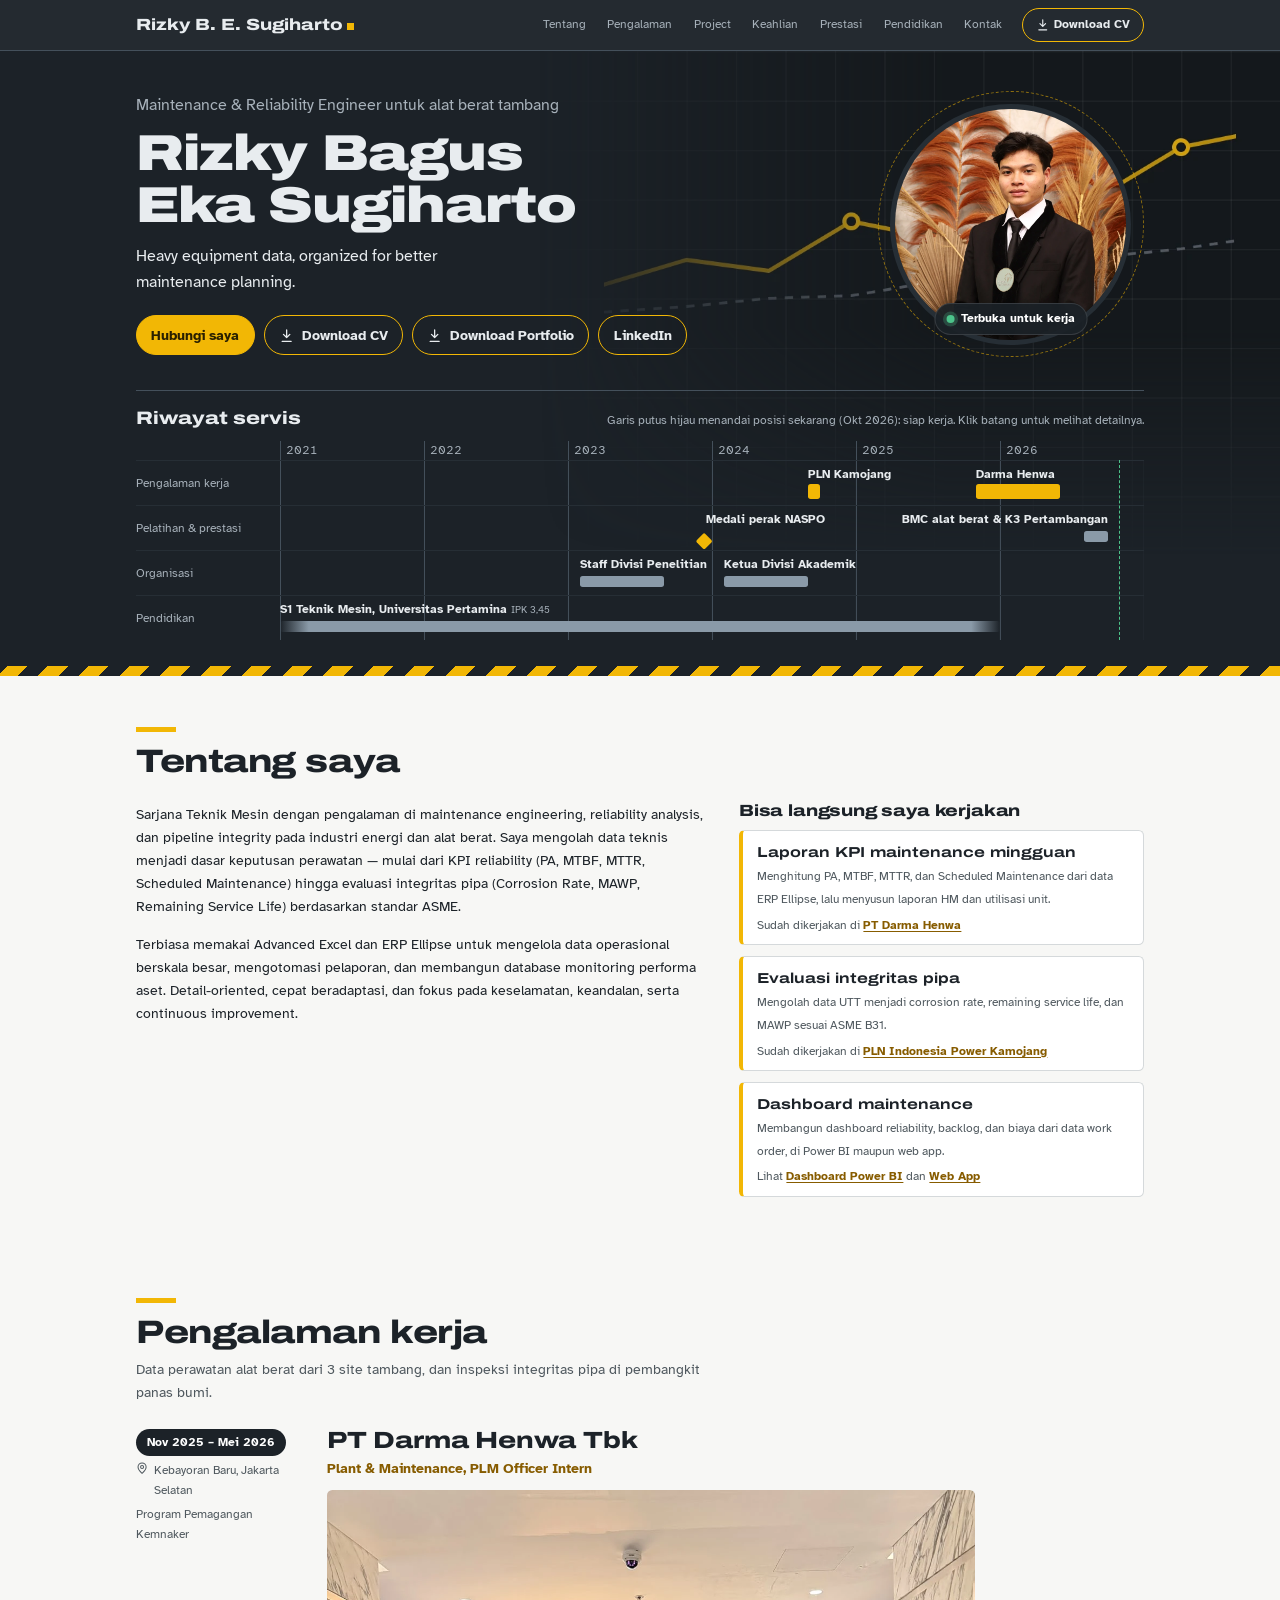
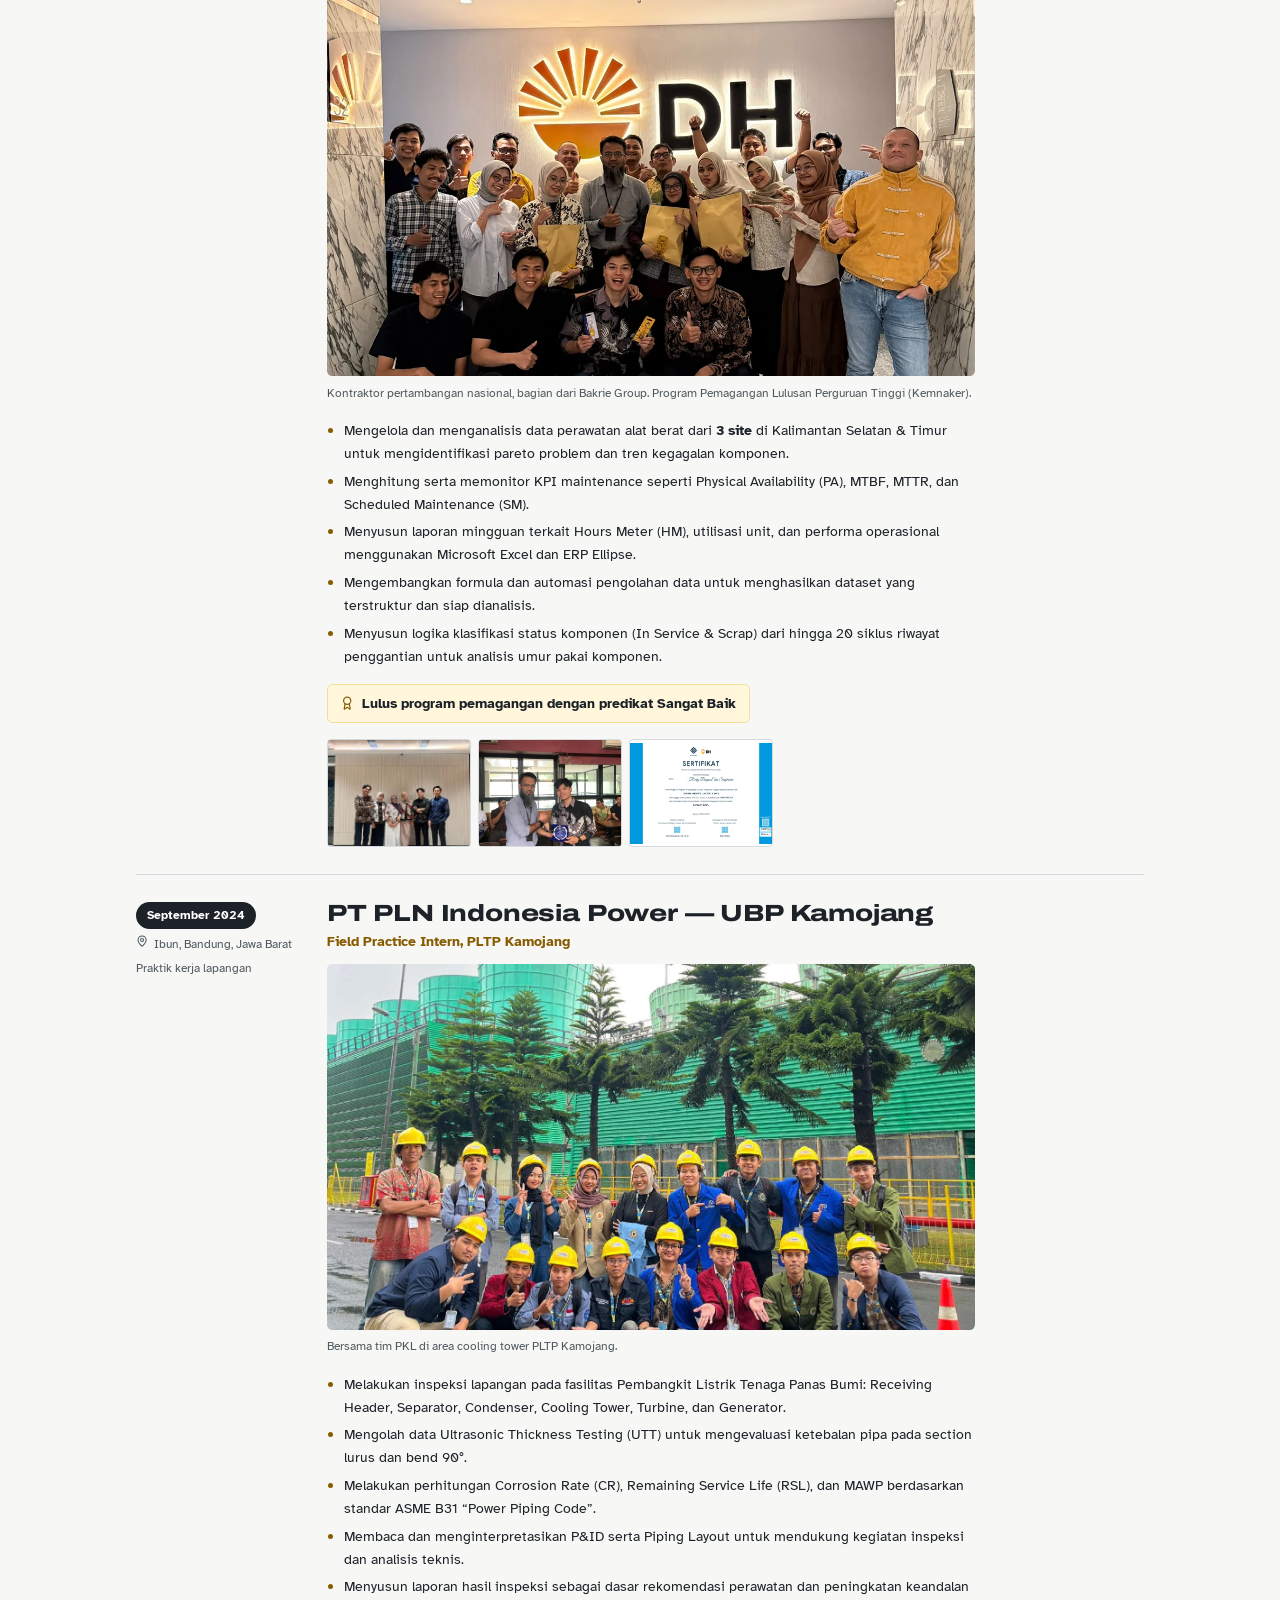
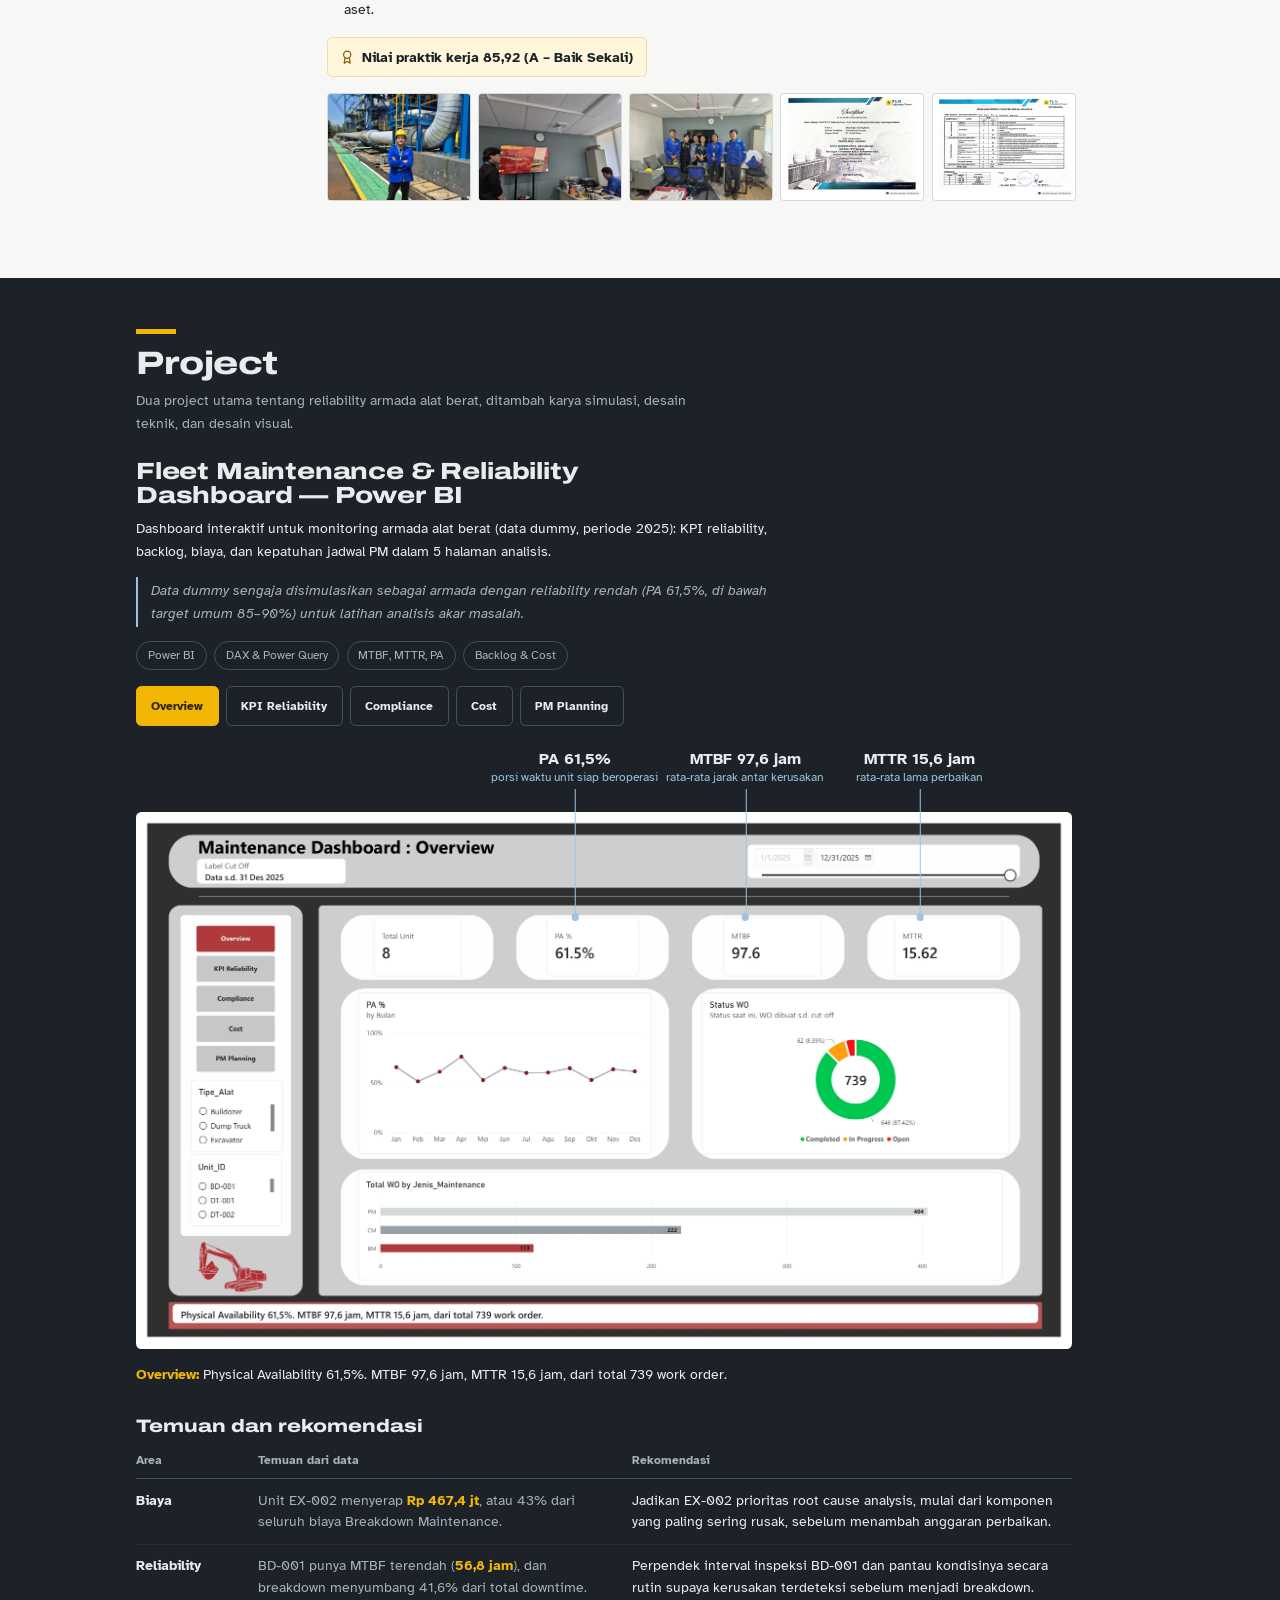
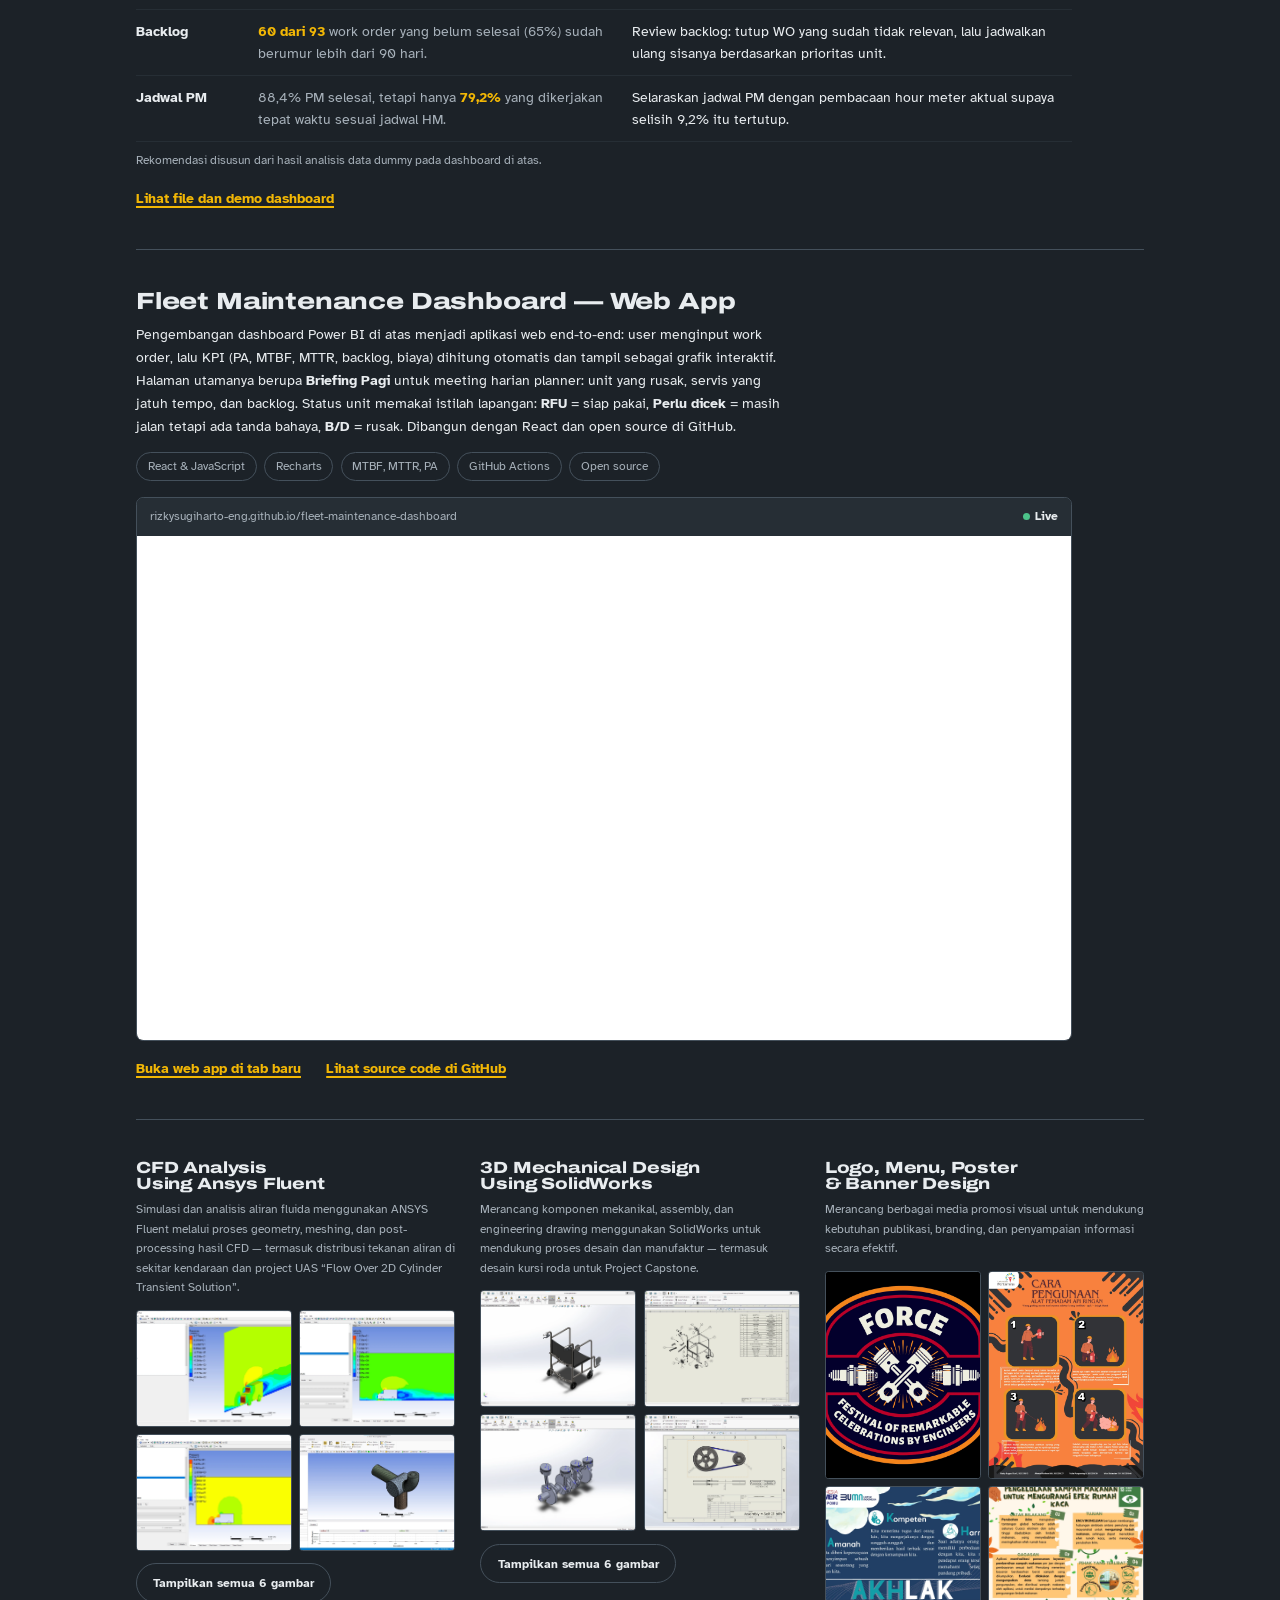
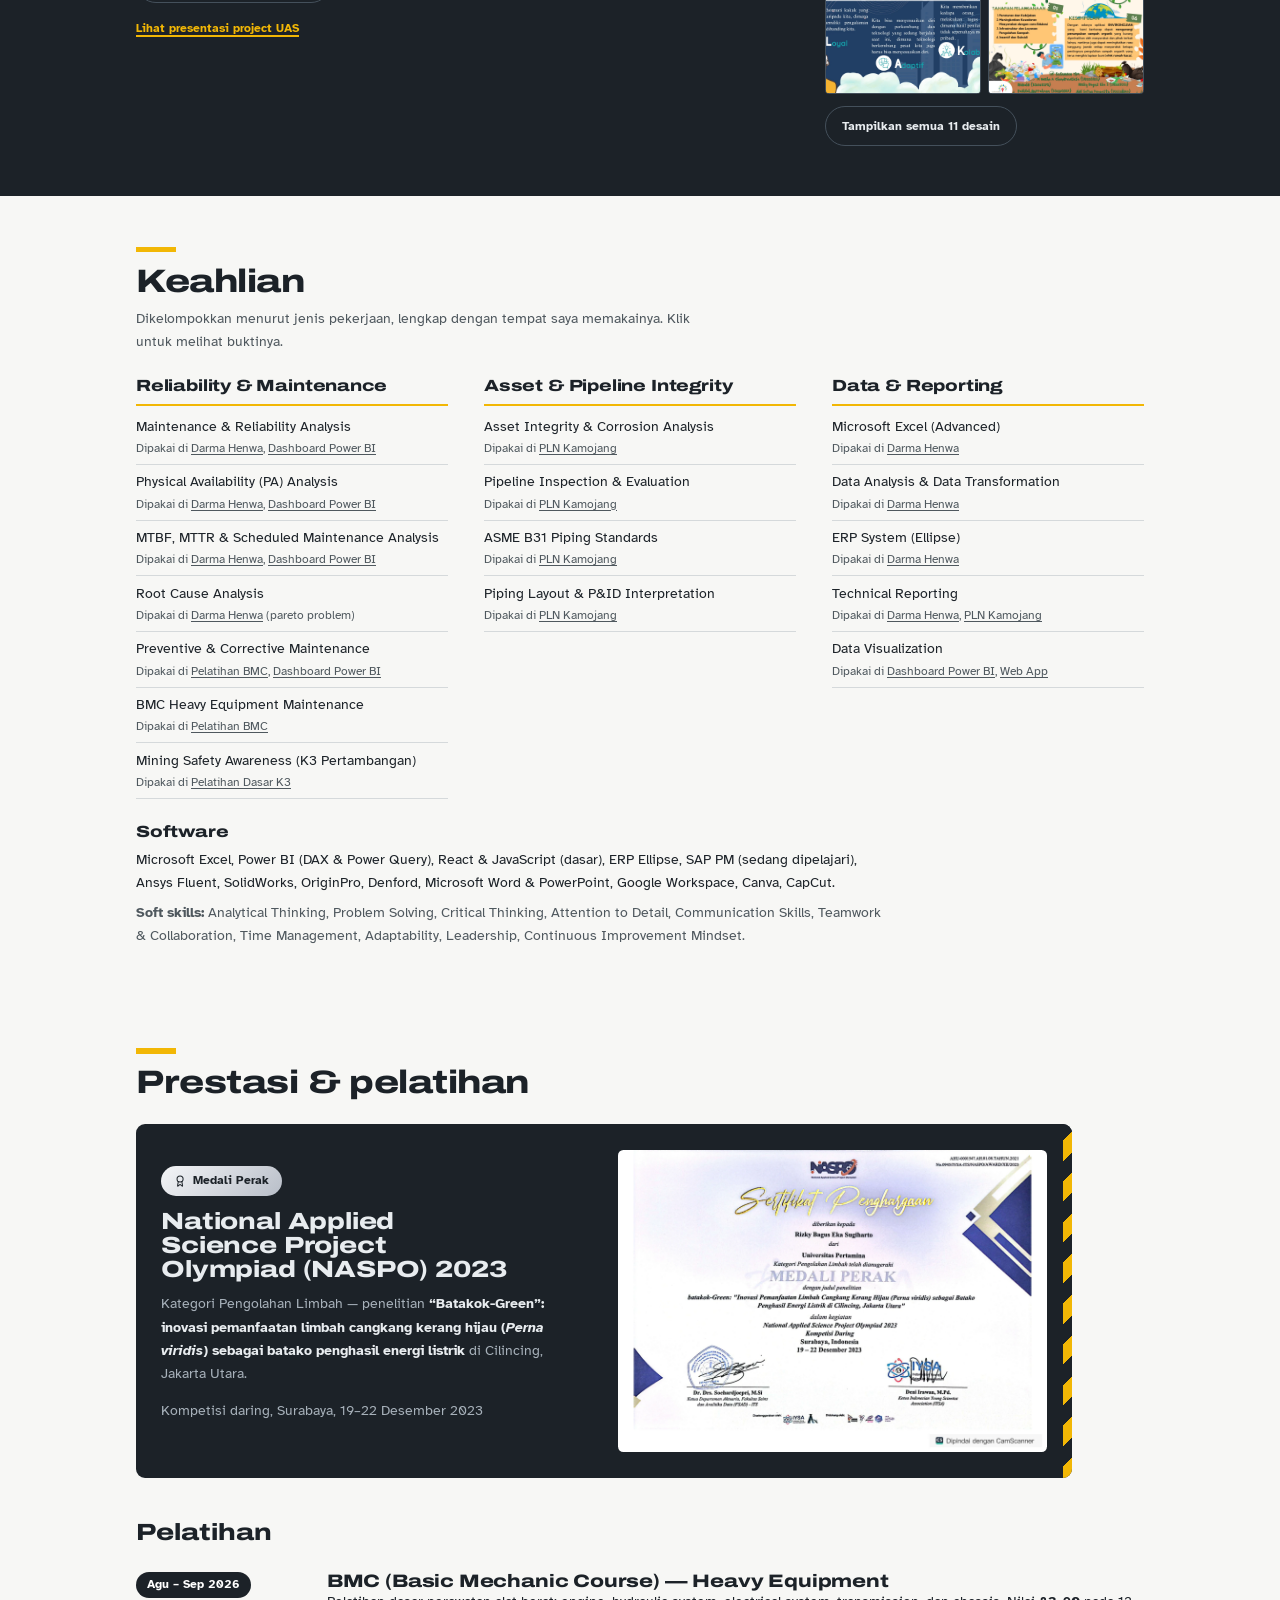
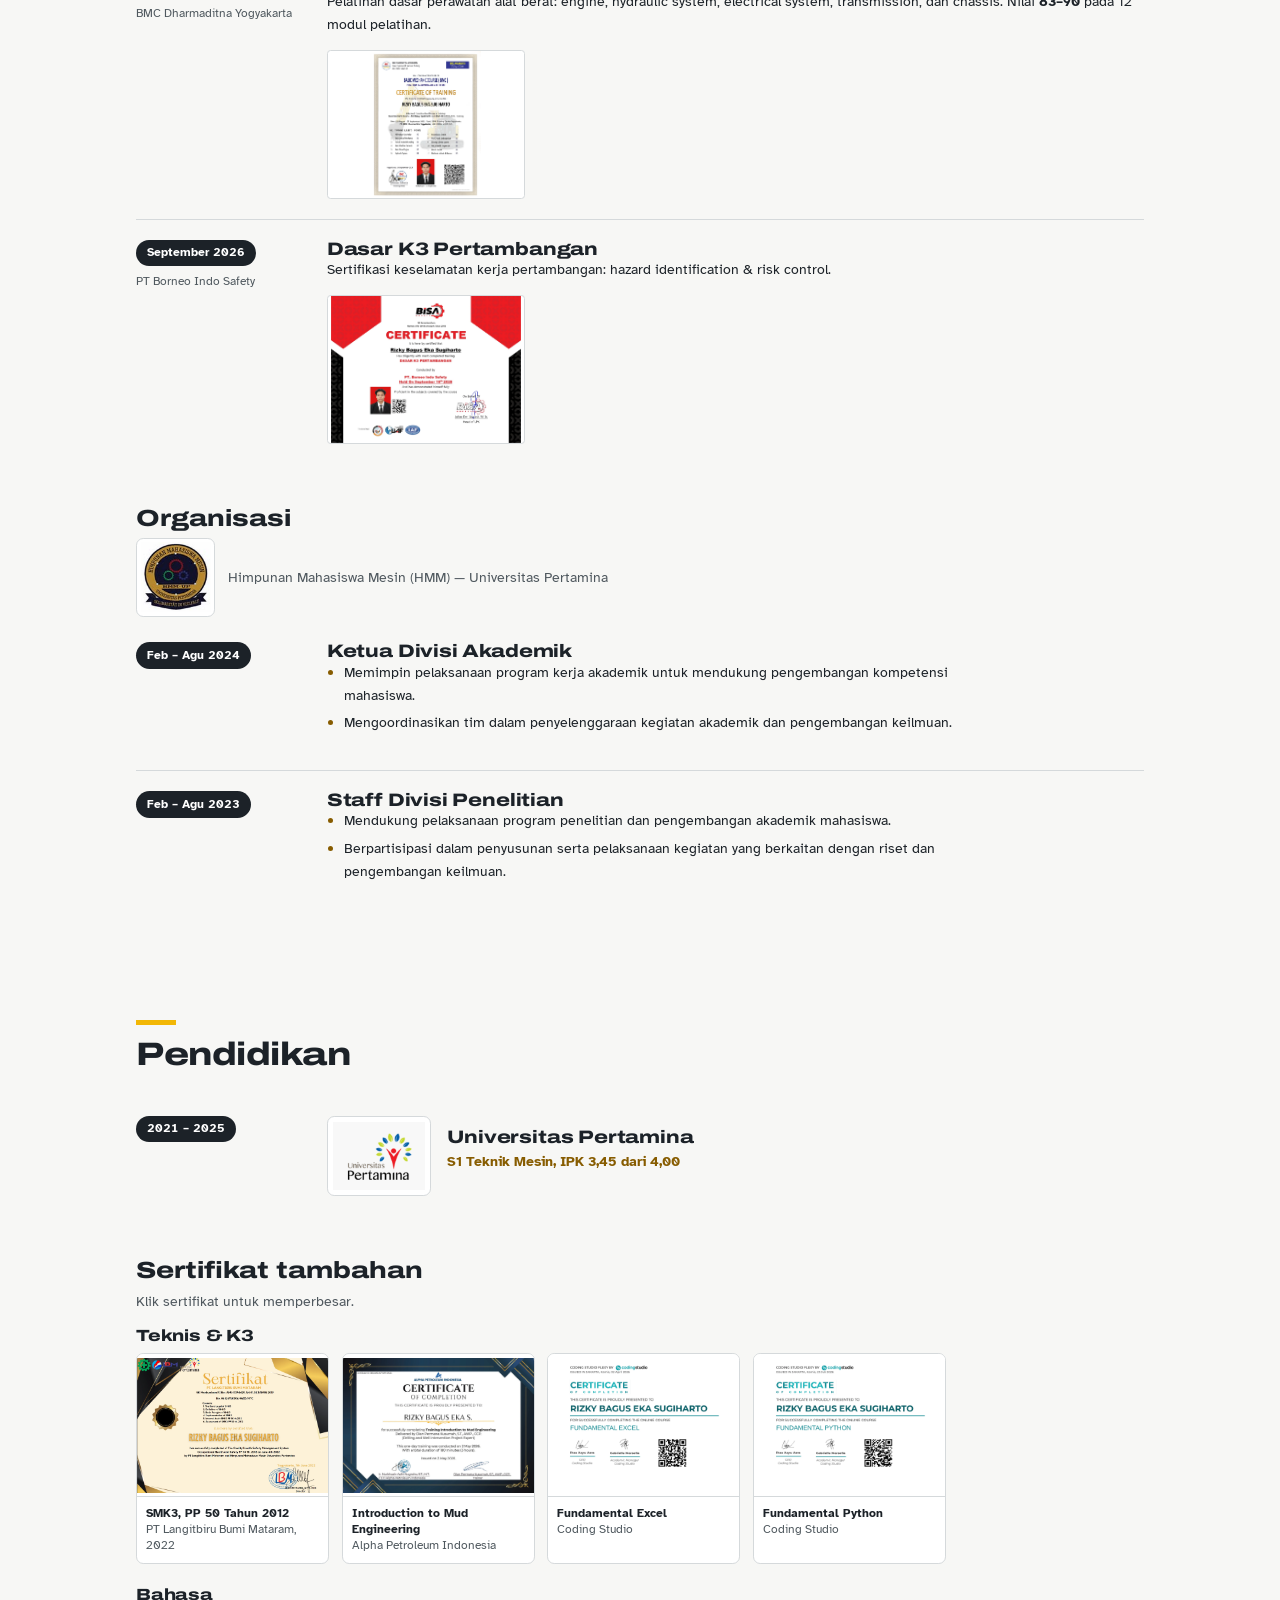
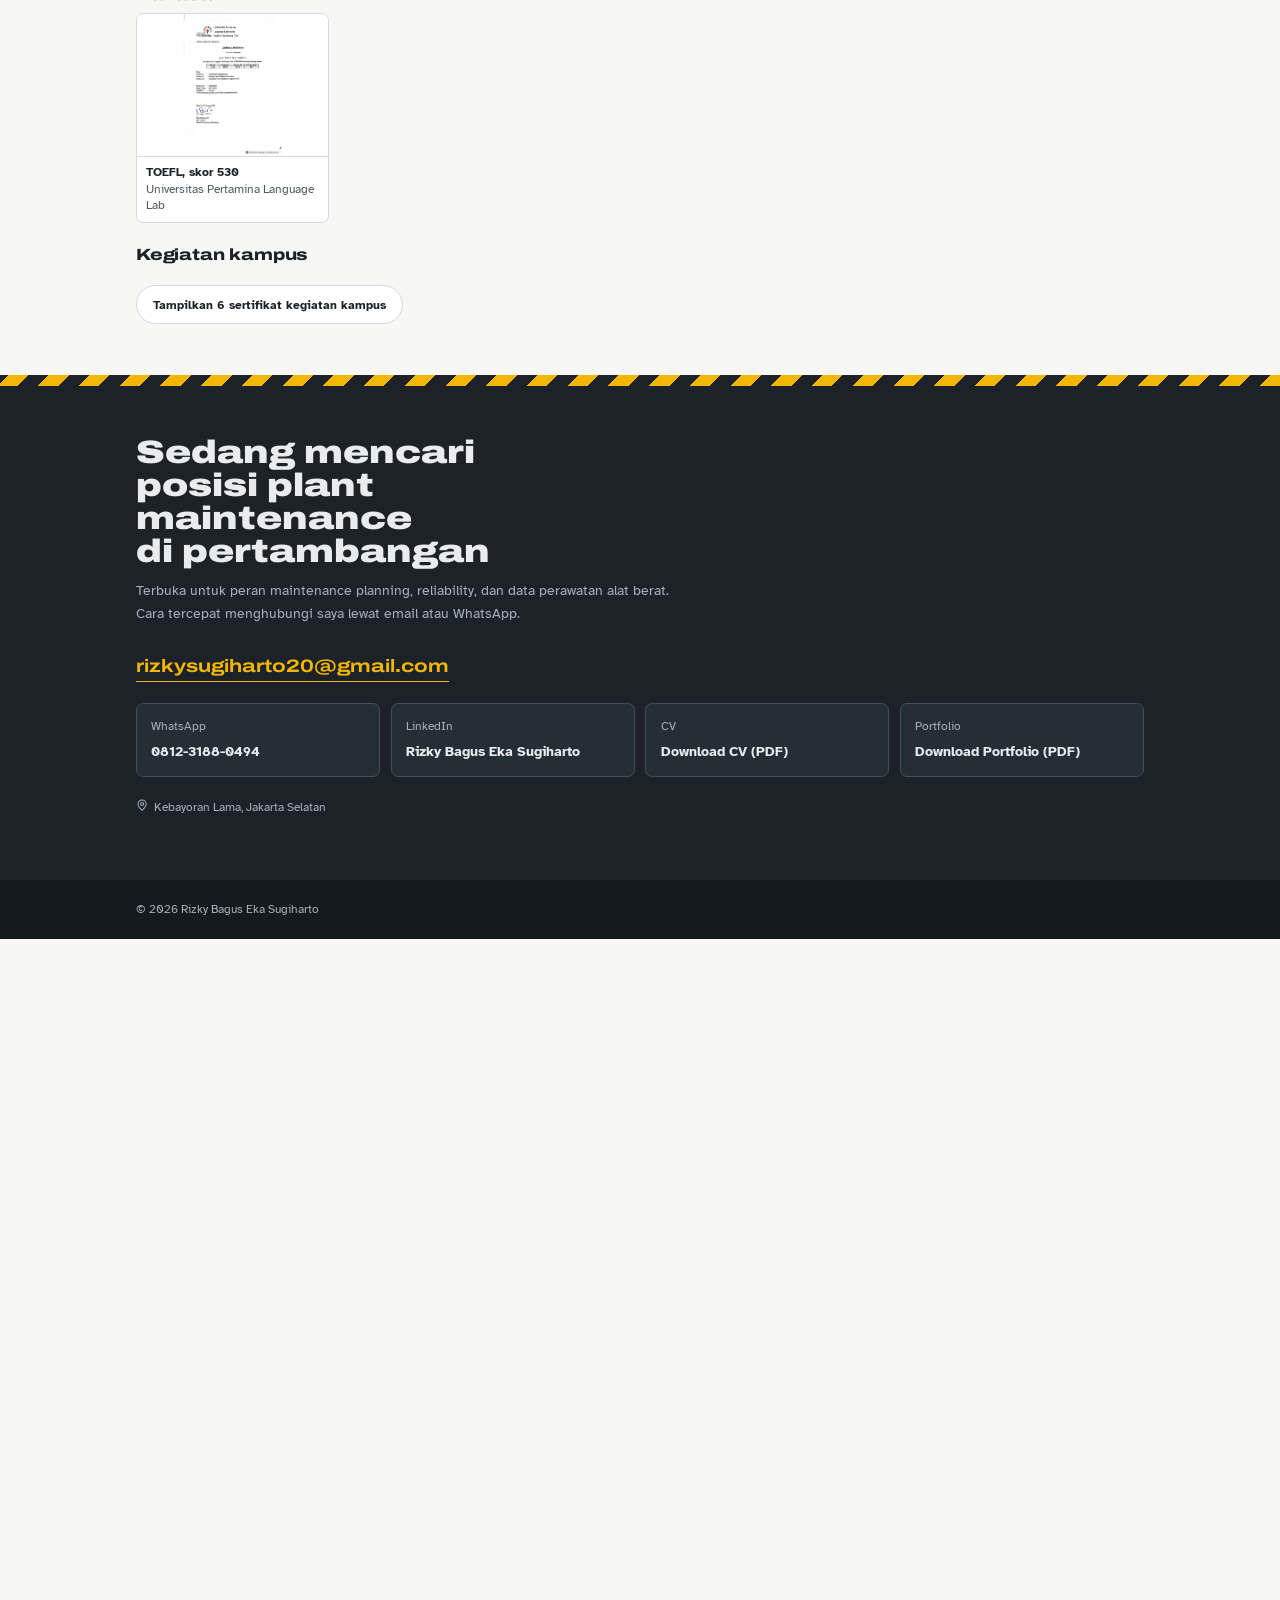
<file: index.html>
<!doctype html>
<html lang="id">
<head>
  <meta charset="utf-8">
  <meta name="viewport" content="width=device-width, initial-scale=1">
  <meta name="theme-color" content="#1C2228">
  <script>document.documentElement.classList.add('js')</script>
  <title>Rizky Bagus Eka Sugiharto | Portfolio</title>
  <meta name="description" content="Portfolio Rizky Bagus Eka Sugiharto — Maintenance Engineer dan Reliability Analyst untuk alat berat tambang. S1 Teknik Mesin Universitas Pertamina.">
  <link rel="icon" type="image/svg+xml" href="assets/img/favicon.svg">
  <link rel="apple-touch-icon" href="assets/img/apple-touch-icon.png">

  <link rel="canonical" href="https://rizkysugiharto-eng.github.io/">

  <!-- Preview saat link dibagikan di LinkedIn / WhatsApp -->
  <meta property="og:type" content="website">
  <meta property="og:title" content="Rizky Bagus Eka Sugiharto | Portfolio">
  <meta property="og:description" content="Maintenance & Reliability Engineer untuk alat berat tambang: data perawatan 3 site, KPI PA/MTBF/MTTR, dashboard Power BI & web app.">
  <meta property="og:image" content="https://rizkysugiharto-eng.github.io/assets/img/og-cover-2026.jpg">
  <meta property="og:image:width" content="1200">
  <meta property="og:image:height" content="627">
  <meta property="og:url" content="https://rizkysugiharto-eng.github.io/">
  <meta name="twitter:card" content="summary_large_image">

  <!-- Data terstruktur untuk Google (schema.org Person) -->
  <script type="application/ld+json">
  {
    "@context": "https://schema.org",
    "@type": "Person",
    "name": "Rizky Bagus Eka Sugiharto",
    "jobTitle": "Maintenance & Reliability Engineer",
    "url": "https://rizkysugiharto-eng.github.io/",
    "image": "https://rizkysugiharto-eng.github.io/assets/img/profile.webp",
    "email": "mailto:rizkysugiharto20@gmail.com",
    "alumniOf": { "@type": "CollegeOrUniversity", "name": "Universitas Pertamina" },
    "knowsAbout": ["Maintenance Engineering", "Reliability Analysis", "Heavy Equipment", "Physical Availability", "MTBF", "MTTR", "Power BI", "ERP Ellipse", "ASME B31"],
    "sameAs": [
      "https://www.linkedin.com/in/rizkybagusekasugiharto",
      "https://github.com/rizkysugiharto-eng"
    ]
  }
  </script>

  <link rel="preconnect" href="https://fonts.googleapis.com">
  <link rel="preconnect" href="https://fonts.gstatic.com" crossorigin>
  <link href="https://fonts.googleapis.com/css2?family=Archivo:wdth,wght@62..125,500..900&family=Atkinson+Hyperlegible:ital,wght@0,400;0,700;1,400&display=swap" rel="stylesheet">

  <style>
    /* =========================================================
       Konsep: "Riwayat Servis Unit"
       Hero gelap ala control room tambang + grafik riwayat karier
       (component life chart). Huruf judul lebar & tebal ala decal
       di bodi alat berat. Kuning = pekerjaan & aksi.
       ========================================================= */
    :root {
      --steel-900: #1C2228;   /* latar gelap: warna baja, bukan hitam */
      --steel-800: #262E35;   /* permukaan di atas latar gelap */
      --steel-600: #44505B;   /* garis di latar gelap */
      --on-dark: #E8ECEF;
      --on-dark-2: #A7B1BA;
      --light: #F7F7F5;       /* latar terang untuk bagian bacaan */
      --ink: #1C2228;
      --ink-2: #4F585E;
      --rule: #D5D9DB;
      --yellow: #F2B705;      /* kuning alat berat: pekerjaan & aksi */
      --yellow-text: #875C00; /* kuning versi teks di latar terang */
      --yellow-ink: #2A2000;
      --bar-muted: #8A9AA8;   /* batang pendidikan/organisasi/pelatihan */
      --annot: #9CC3E0;       /* garis ukur di latar gelap */
      --ok: #4CC38A;          /* status "siap" */
      --stripe: repeating-linear-gradient(-45deg, var(--yellow) 0 16px, var(--steel-900) 16px 32px);

      --display: "Archivo", "Arial Black", sans-serif;
      --text: "Atkinson Hyperlegible", system-ui, sans-serif;

      --t-sm: 13.5px;
      --t-base: 16px;
      --t-md: 18px;
      --t-lg: 20px;
      --t-xl: clamp(22px, 2.3vw, 26px);
      --t-2xl: clamp(28px, 3.2vw, 36px);
      --t-name: clamp(34px, 4.4vw, 56px);

      --max: 1200px;
      --gutter: clamp(16px, 4vw, 40px);
    }
    * { box-sizing: border-box; }
    html { scroll-behavior: smooth; scroll-padding-top: 64px; }
    body { margin: 0; background: var(--light); color: var(--ink); font: var(--t-base)/1.6 var(--text); -webkit-tap-highlight-color: rgba(242,183,5,.25); }
    img { max-width: 100%; height: auto; display: block; }
    a { color: inherit; }
    :focus-visible { outline: 2px solid var(--yellow); outline-offset: 3px; }
    .light :focus-visible { outline-color: var(--ink); }
    h1, h2, h3 { font-family: var(--display); font-stretch: 125%; font-variation-settings: "wdth" 125; line-height: 1.02; margin: 0; text-wrap: balance; }
    h3 { font-weight: 700; font-size: var(--t-lg); letter-spacing: -.2px; }
    p { margin: 0 0 1em; }
    .wrap { max-width: var(--max); margin: 0 auto; padding: 0 var(--gutter); }
    .sr-only { position: absolute; width: 1px; height: 1px; overflow: hidden; clip-path: inset(50%); white-space: nowrap; }
    .sprite { position: absolute; width: 0; height: 0; }
    .ico { width: 1em; height: 1em; flex: none; fill: none; stroke: currentColor; stroke-width: 2; stroke-linecap: round; stroke-linejoin: round; }
    .skip-link { position: absolute; left: 12px; top: -60px; z-index: 100; background: var(--yellow); color: var(--yellow-ink); font-weight: 700; padding: 10px 16px; border-radius: 6px; text-decoration: none; }
    .skip-link:focus { top: 12px; }

    /* ---------- Navigasi ---------- */
    .nav { position: sticky; top: 0; z-index: 50; background: rgba(28,34,40,.96); backdrop-filter: blur(8px); color: var(--on-dark); border-bottom: 1px solid var(--steel-600); }
    .nav .wrap { display: flex; align-items: center; justify-content: space-between; height: 56px; }
    .brand { font-family: var(--display); font-stretch: 125%; font-variation-settings: "wdth" 125; font-weight: 800; font-size: var(--t-md); text-decoration: none; }
    .brand::after { content: ""; display: inline-block; width: 8px; height: 8px; margin-left: 4px; background: var(--yellow); }
    .nav ul { display: flex; gap: 24px; list-style: none; margin: 0; padding: 0; font-size: var(--t-sm); }
    .nav ul a { text-decoration: none; color: var(--on-dark-2); padding: 6px 0; border-bottom: 2px solid transparent; }
    .nav ul a:hover, .nav ul a.active { color: var(--on-dark); border-color: var(--yellow); }
    .nav-right { display: flex; align-items: center; gap: 22px; }
    .nav-cv { display: inline-flex; align-items: center; gap: 6px; min-height: 38px; padding: 6px 14px; border-radius: 999px; border: 1.5px solid var(--yellow); color: var(--on-dark); font-size: var(--t-sm); font-weight: 700; text-decoration: none; white-space: nowrap; }
    .nav-cv:hover { background: var(--yellow); color: var(--yellow-ink); }
    .nav-cv .ico { width: 15px; height: 15px; }
    .brand-short { display: none; }
    /* Garis progres baca: seberapa jauh halaman sudah di-scroll */
    .nav-progress { position: absolute; left: 0; right: 0; bottom: -1px; height: 2px; pointer-events: none; }
    .nav-progress span { display: block; height: 100%; background: var(--yellow); transform-origin: left; transform: scaleX(0); }
    .menu-btn { display: none; min-width: 44px; min-height: 44px; background: none; border: 1px solid var(--steel-600); border-radius: 6px; color: var(--on-dark); font: 700 var(--t-sm) var(--text); cursor: pointer; }

    /* ---------- Hero ---------- */
    .hero { position: relative; background: var(--h-bg); color: var(--h-fg); padding: 44px 0 12px; overflow: hidden; }
    /* Garis hazard di batas bawah hero (seperti portfolio lama & banner LinkedIn) */
    .hero::after { content: ""; position: absolute; left: 0; right: 0; bottom: 0; height: 12px; background: var(--stripe); }
    /* Grafik tren dari banner LinkedIn sebagai latar di belakang foto, tepinya memudar */
    .hero-bg { position: absolute; top: 0; right: 0; width: 58%; height: 560px; background: url("assets/img/hero-chart.webp") right top / cover no-repeat; opacity: .85; pointer-events: none;
      -webkit-mask-image: linear-gradient(to left, #000 45%, transparent), linear-gradient(to bottom, #000 55%, transparent);
      -webkit-mask-composite: source-in; mask-image: linear-gradient(to left, #000 45%, transparent), linear-gradient(to bottom, #000 55%, transparent); mask-composite: intersect; }
    .hero .wrap { position: relative; }
    .hero-top { display: grid; grid-template-columns: minmax(0, 1.9fr) minmax(0, 1fr); gap: 40px; align-items: center; }
    .kicker { color: var(--h-fg-2); font-size: var(--t-md); margin-bottom: 10px; }
    .hero h1 { font-size: var(--t-name); font-weight: 900; letter-spacing: -1px; margin-bottom: 14px; }
    .tagline { font-size: var(--t-md); max-width: 38ch; margin-bottom: 22px; }
    .btns { display: flex; flex-wrap: wrap; gap: 10px; }
    .btn { display: inline-flex; align-items: center; gap: 8px; min-height: 44px; padding: 9px 16px; border-radius: 999px; font: 700 15px var(--text); text-decoration: none; white-space: nowrap; border: 1.5px solid var(--h-btn-line); color: var(--h-btn-fg); transition: transform .15s; }
    .btn.primary { background: var(--h-pri-bg); border-color: var(--h-pri-bg); color: var(--h-pri-fg); }
    .btn:hover { transform: translateY(-1px); background: var(--h-btn-hover); }
    .btn.primary:hover { background: var(--h-pri-hover); border-color: var(--h-pri-hover); }
    .btn .ico { width: 17px; height: 17px; }
    .portrait { position: relative; margin: 14px 14px 14px 0; justify-self: end; width: min(100%, 268px); }
    /* Bingkai foto bulat + cincin putus-putus kuning seperti portfolio lama */
    .portrait::before { content: ""; position: absolute; inset: -14px; border-radius: 50%; border: 2px dashed rgba(242,183,5,.55); pointer-events: none; }
    .portrait img { width: 100%; aspect-ratio: 1; object-fit: cover; object-position: 50% 22%; border-radius: 50%; border: 6px solid var(--steel-800); }
    .portrait figcaption { position: absolute; left: 50%; bottom: 4%; transform: translateX(-50%); white-space: nowrap; border: 1px solid rgba(255,255,255,.12); display: inline-flex; align-items: center; gap: 8px; padding: 6px 12px; border-radius: 999px; background: rgba(28,34,40,.92); color: #fff; font-size: var(--t-sm); font-weight: 700; }
    .portrait figcaption::before { content: ""; width: 9px; height: 9px; border-radius: 50%; background: var(--ok); box-shadow: 0 0 0 4px rgba(76,195,138,.25); }

    /* Warna hero (Baja) */
    .hero {
      --h-bg: var(--steel-900); --h-fg: var(--on-dark); --h-fg-2: var(--on-dark-2);
      --h-line: var(--steel-600); --h-line-soft: var(--steel-800);
      --h-work: var(--yellow); --h-work-outline: none; --h-bar: var(--bar-muted); --h-hover: var(--yellow); --h-now: var(--ok);
      --h-btn-line: var(--yellow); --h-btn-fg: var(--on-dark); --h-btn-hover: rgba(242,183,5,.12);
      --h-pri-bg: var(--yellow); --h-pri-fg: var(--yellow-ink); --h-pri-hover: #FFC81A;
    }
    /* Grafik riwayat karier: component life chart 2021–2026 (72 bulan) */
    .life { margin-top: 36px; padding: 20px 0 28px; border-top: 1px solid var(--h-line); }
    .life-head { display: flex; flex-wrap: wrap; justify-content: space-between; gap: 8px 24px; align-items: baseline; margin-bottom: 12px; }
    .life-head h2 { font-size: var(--t-lg); font-weight: 800; }
    .life-head p { margin: 0; color: var(--h-fg-2); font-size: var(--t-sm); }
    .life-axis, .lane { display: grid; grid-template-columns: 10rem minmax(0, 1fr); }
    .years { display: grid; grid-template-columns: repeat(6, 1fr); color: var(--h-fg-2); font-size: var(--t-sm); font-variant-numeric: tabular-nums; }
    .years span { padding-left: 6px; border-left: 1px solid var(--h-line); }
    .lane { min-height: 50px; border-top: 1px solid var(--h-line-soft); }
    .lane-name { align-self: center; color: var(--h-fg-2); font-size: var(--t-sm); padding-right: 12px; }
    .track { position: relative; list-style: none; margin: 0; padding: 0; background-image: linear-gradient(to right, var(--h-line) 1px, transparent 1px); background-size: calc(100% / 6) 100%; }
    .track li { position: absolute; top: 0; bottom: 0; left: calc(var(--s) / 72 * 100%); width: calc((var(--e) - var(--s)) / 72 * 100%); }
    .track a { position: absolute; inset: 0; text-decoration: none; color: var(--h-fg); }
    .track .bar { position: absolute; left: 0; right: 0; bottom: 9px; height: 13px; min-width: 8px; border-radius: 3px; background: var(--h-bar); transform-origin: left center; }
    .lane-work .bar { background: var(--h-work); outline: var(--h-work-outline); outline-offset: -1.5px; height: 17px; bottom: 7px; }
    .lane-edu .bar { background: linear-gradient(90deg, transparent, var(--h-bar) 4%, var(--h-bar) 96%, transparent); }
    .track .lbl { position: absolute; left: 0; top: 4px; white-space: nowrap; font-size: var(--t-sm); font-weight: 700; }
    .track .end .lbl { left: auto; right: 0; }
    .track .lbl small { font-weight: 400; color: var(--h-fg-2); }
    .lane-work .lbl small { display: none; }
    .track a:hover .lbl, .track a:focus-visible .lbl { color: var(--h-hover); text-decoration: underline; }
    .track .milestone .bar { width: 13px; min-width: 0; height: 13px; bottom: 9px; left: -6.5px; right: auto; border-radius: 2px; background: var(--h-work); outline: var(--h-work-outline); outline-offset: -1.5px; transform: rotate(45deg); }
    .lanes { position: relative; }
    .lanes-inner { position: absolute; top: 0; bottom: 0; left: 10rem; right: 0; pointer-events: none; }
    .now { position: absolute; top: 0; bottom: 0; left: calc(69.9 / 72 * 100%); border-left: 2px dashed var(--h-now); }
    /* Satu momen animasi: batang tumbuh dari kiri sesuai urutan waktu */
    .js .track .bar { animation: grow .7s cubic-bezier(.2,.7,.2,1) both; animation-delay: calc(var(--s) * 14ms + .2s); }
    .js .track .milestone .bar { animation: fade .5s both; animation-delay: calc(var(--s) * 14ms + .2s); }
    @keyframes grow { from { transform: scaleX(0); } to { transform: scaleX(1); } }
    @keyframes fade { from { opacity: 0; } to { opacity: 1; } }

    /* ---------- Section umum ---------- */
    section { padding: 56px 0; }
    .dark { background: var(--steel-900); color: var(--on-dark); }
    .sec-head { margin-bottom: 28px; max-width: 760px; }
    .sec-head h2 { font-size: var(--t-2xl); font-weight: 800; letter-spacing: -.5px; }
    .sec-head h2::before { content: ""; display: block; width: 44px; height: 6px; background: var(--yellow); margin-bottom: 14px; }
    .sec-head p { margin: 10px 0 0; color: var(--ink-2); font-size: var(--t-base); max-width: 64ch; }
    .dark .sec-head p { color: var(--on-dark-2); }
    .muted { color: var(--ink-2); }
    .dark .muted { color: var(--on-dark-2); }
    .link { color: var(--yellow-text); font-weight: 700; text-underline-offset: 3px; text-decoration-thickness: 2px; }
    .link:hover { color: var(--ink); }
    .dark .link { color: var(--yellow); }
    .dark .link:hover { color: var(--on-dark); }
    .links { display: flex; flex-wrap: wrap; gap: 8px 28px; margin: 18px 0 0; }

    /* Tentang */
    .about { display: grid; grid-template-columns: minmax(0, 7fr) minmax(0, 5fr); gap: 40px; align-items: start; }
    .about .prose { max-width: 68ch; }
    .focus { list-style: none; margin: 0; padding: 0; display: grid; gap: 12px; }
    .focus li { background: #fff; border: 1px solid var(--rule); border-left: 5px solid var(--yellow); border-radius: 6px; padding: 11px 16px; }
    .focus b { display: block; font-family: var(--display); font-stretch: 125%; font-variation-settings: "wdth" 125; font-weight: 700; }
    .focus span { color: var(--ink-2); font-size: var(--t-sm); }
    .focus span.proof { display: block; margin-top: 6px; font-size: 13px; }
    .focus .proof a { color: var(--yellow-text); font-weight: 700; text-underline-offset: 2px; }
    .ready-title { font-size: var(--t-md); font-weight: 800; margin-bottom: 12px; }

    /* Pengalaman: catatan kerja dengan foto lapangan besar */
    .log { display: grid; grid-template-columns: 11rem minmax(0, 1fr); gap: 10px 36px; padding: 30px 0; border-top: 1px solid var(--rule); }
    .log:first-of-type { border-top: 0; padding-top: 0; }
    .log-meta { display: grid; gap: 6px; align-content: start; font-size: var(--t-sm); color: var(--ink-2); }
    .when { display: inline-block; justify-self: start; background: var(--ink); color: #fff; font-weight: 700; font-size: var(--t-sm); padding: 4px 12px; border-radius: 999px; font-variant-numeric: tabular-nums; }
    .where { display: inline-flex; gap: 6px; align-items: baseline; }
    .log-body h3 { font-size: var(--t-xl); font-weight: 800; }
    .log-body .role { color: var(--yellow-text); font-weight: 700; margin: 4px 0 12px; }
    .log-body ul { padding-left: 1.2em; margin: 0 0 18px; max-width: 72ch; }
    .log-body li { margin-bottom: 5px; }
    .log-body li::marker { color: var(--yellow-text); }
    .lead-photo { margin: 0 0 18px; max-width: 720px; }
    /* Lebar maksimal 720px: foto tidak pernah ditampilkan lebih besar dari resolusi aslinya (≥1200px),
       bahkan di layar dengan scaling 150%, jadi tidak blur */
    .lead-photo img { width: 100%; aspect-ratio: var(--ratio, 16 / 9); object-fit: cover; object-position: var(--focus, 50% 50%); border-radius: 6px; cursor: zoom-in; }
    .lead-photo figcaption { font-size: var(--t-sm); color: var(--ink-2); margin-top: 8px; }
    .result { display: inline-flex; gap: 8px; align-items: center; font-weight: 700; background: #FFF6DC; border: 1px solid #F3DD9C; border-radius: 6px; padding: 8px 14px; margin: 0 0 18px; }
    .result .ico { color: var(--yellow-text); }
    .thumbs { display: grid; grid-template-columns: repeat(auto-fill, minmax(120px, 160px)); gap: 8px; }
    .thumbs img { width: 100%; aspect-ratio: 4 / 3; object-fit: cover; border-radius: 4px; border: 1px solid var(--rule); background: #fff; cursor: zoom-in; }
    .thumbs img.contain { object-fit: contain; }
    .collapsible:not(.expanded) > :nth-child(n+5) { display: none; }
    .show-more { margin-top: 14px; min-height: 44px; padding: 8px 18px; border-radius: 999px; border: 1px solid var(--rule); background: #fff; color: var(--ink); font: 700 var(--t-sm) var(--text); cursor: pointer; }
    .show-more:hover { border-color: var(--ink); }
    .dark .show-more { background: transparent; color: var(--on-dark); border-color: var(--steel-600); }
    .dark .show-more:hover { border-color: var(--on-dark); }

    /* Project (latar gelap: dashboard lebih menonjol) */
    .case { padding-bottom: 44px; margin-bottom: 44px; border-bottom: 1px solid var(--steel-600); }
    .case-head { max-width: 72ch; }
    .case-head h3 { font-size: var(--t-xl); font-weight: 800; margin-bottom: 10px; }
    .tools { display: flex; flex-wrap: wrap; gap: 8px; list-style: none; padding: 0; margin: 0 0 8px; }
    .tools li { font-size: var(--t-sm); padding: 4px 12px; border-radius: 999px; border: 1px solid var(--steel-600); color: var(--on-dark-2); }
    .note { border-left: 3px solid var(--annot); padding: 2px 0 2px 14px; color: var(--on-dark-2); font-style: italic; }
    .tabs { display: flex; flex-wrap: wrap; gap: 8px; margin: 18px 0 0; }
    .tabs button { min-height: 44px; padding: 8px 16px; border-radius: 6px; border: 1px solid var(--steel-600); background: transparent; color: var(--on-dark); font: 700 var(--t-sm) var(--text); cursor: pointer; }
    .tabs button[aria-selected="true"] { background: var(--yellow); color: var(--yellow-ink); border-color: var(--yellow); }
    /* Garis ukur menunjuk KPI yang dijelaskan (hanya halaman Overview) */
    .annot { position: relative; margin: 0; padding-top: 96px; container-type: inline-size; max-width: 1040px; }
    .annot[data-tab]:not([data-tab="overview"]) { padding-top: 20px; }
    .annot[data-tab]:not([data-tab="overview"]) .ann { display: none; }
    .annot img { width: 100%; border-radius: 6px; cursor: zoom-in; }
    .ann { position: absolute; top: 0; left: var(--x); transform: translateX(-50%); width: 18cqw; max-width: 210px; height: 96px; }
    .ann p { position: absolute; bottom: 30px; left: 0; right: 0; margin: 0; text-align: center; color: var(--annot); font-size: var(--t-sm); line-height: 1.3; }
    .ann p b { display: block; font-size: var(--t-md); color: var(--on-dark); }
    .ann::after { content: ""; position: absolute; left: 50%; top: 70px; border-left: 1.5px solid var(--annot); height: calc(26px + 100cqw * 1101 / 1920 * .195); }
    .ann::before { content: ""; position: absolute; left: calc(50% - 4px); top: calc(92px + 100cqw * 1101 / 1920 * .195); width: 8px; height: 8px; border-radius: 50%; background: var(--annot); z-index: 1; }
    .insight { margin: 16px 0 0; max-width: 72ch; }
    .insight b { color: var(--yellow); }
    .live { border: 1px solid var(--steel-600); border-radius: 8px; overflow: hidden; margin-top: 18px; max-width: 1040px; }
    .live-bar { display: flex; gap: 12px; justify-content: space-between; padding: 10px 14px; background: var(--steel-800); font-size: var(--t-sm); color: var(--on-dark-2); }
    .live-bar span:last-child { display: inline-flex; align-items: center; gap: 6px; color: var(--on-dark); font-weight: 700; }
    .live-bar span:last-child::before { content: ""; width: 8px; height: 8px; border-radius: 50%; background: var(--ok); }
    .live iframe { display: block; width: 100%; height: 560px; border: 0; background: #fff; }
    .more-work { display: grid; grid-template-columns: repeat(3, minmax(0, 1fr)); gap: 28px; }
    .more-work h3 { font-size: var(--t-md); font-weight: 800; margin-bottom: 8px; }
    .more-work p { font-size: var(--t-sm); }
    .more-work .thumbs img { border-color: var(--steel-600); }
    .more-work .thumbs { grid-template-columns: repeat(2, minmax(0, 1fr)); max-width: 360px; }
    .more-work .thumbs.tall img { aspect-ratio: 3 / 4; }

    /* Temuan & rekomendasi (studi kasus Power BI) */
    .findings { width: 100%; max-width: 1040px; margin-top: 28px; border-collapse: collapse; }
    .findings caption { caption-side: top; text-align: left; font-family: var(--display); font-stretch: 125%; font-variation-settings: "wdth" 125; font-weight: 800; font-size: var(--t-lg); padding-bottom: 12px; }
    .findings th { text-align: left; font-size: var(--t-sm); color: var(--on-dark-2); font-weight: 700; padding: 0 16px 8px 0; border-bottom: 1px solid var(--steel-600); }
    .findings td { vertical-align: top; padding: 12px 16px 12px 0; border-bottom: 1px solid var(--steel-800); font-size: 15px; }
    .findings td:first-child { width: 13%; font-weight: 700; }
    .findings td:nth-child(2) { width: 40%; color: var(--on-dark-2); }
    .findings .hl { color: var(--yellow); }
    .findings-note { margin: 10px 0 0; font-size: var(--t-sm); }

    /* Keahlian */
    .skills { display: grid; grid-template-columns: repeat(3, minmax(0, 1fr)); gap: 40px; }
    .skills h3 { font-size: var(--t-md); font-weight: 800; padding-bottom: 10px; border-bottom: 3px solid var(--yellow); margin-bottom: 4px; }
    .skills ul { list-style: none; margin: 0; padding: 0; }
    .skills li { padding: 7px 0; border-bottom: 1px solid var(--rule); font-size: 15px; }
    .used { display: block; margin-top: 2px; font-size: 13px; color: var(--ink-2); }
    .used a { color: inherit; text-underline-offset: 2px; }
    .used a:hover { color: var(--yellow-text); }
    .software { margin-top: 28px; max-width: 84ch; }
    .software h3 { font-size: var(--t-md); font-weight: 800; }
    .software p { margin: 8px 0 0; }

    /* Penghargaan, pelatihan, organisasi */
    .award { display: grid; grid-template-columns: minmax(0, 1fr) minmax(0, 1fr); gap: 32px; align-items: center; background: var(--steel-900); color: var(--on-dark); border-radius: 10px; padding: 28px; max-width: 1040px; position: relative; overflow: hidden; }
    .award::after { content: ""; position: absolute; right: 0; top: 0; bottom: 0; width: 10px; background: var(--stripe); }
    .medal { display: inline-flex; align-items: center; gap: 8px; font-weight: 700; color: var(--ink); background: linear-gradient(135deg, #f4f5f7, #b8bec8); padding: 6px 14px; border-radius: 999px; font-size: var(--t-sm); }
    .award h3 { font-size: var(--t-xl); font-weight: 800; margin: 16px 0 12px; }
    .award p { color: var(--on-dark-2); }
    .award p b { color: var(--on-dark); }
    .award img { border-radius: 6px; cursor: zoom-in; background: #fff; }
    .sub { margin-top: 48px; }
    .sub > h2 { font-size: var(--t-xl); font-weight: 800; margin-bottom: 8px; }
    .log.compact { padding: 22px 0; }
    .log.compact .log-body h3 { font-size: var(--t-lg); }
    .org-head { display: flex; align-items: center; gap: 14px; margin: 4px 0 6px; }
    .org-head p { margin: 0; }
    .org-logo { flex: none; width: 88px; padding: 4px; background: #fff; border: 1px solid var(--rule); border-radius: 8px; }
    .org-logo img { width: 100%; }
    .cert-mini { grid-template-columns: 220px; }
    .edu-head { display: flex; align-items: center; gap: 18px; }
    .edu-logo { flex: none; width: 116px; padding: 6px; background: #fff; border: 1px solid var(--rule); border-radius: 8px; }
    .edu-logo img { width: 100%; }

    /* Sertifikat */
    .certs { display: grid; grid-template-columns: repeat(4, minmax(0, 1fr)); gap: 14px; max-width: 900px; }
    .cert { margin: 0; background: #fff; border: 1px solid var(--rule); border-radius: 8px; overflow: hidden; }
    .cert img { width: 100%; aspect-ratio: 4 / 3; object-fit: contain; background: #fff; border-bottom: 1px solid var(--rule); cursor: zoom-in; }
    .cert figcaption { padding: 8px 10px 10px; font-size: 13px; line-height: 1.4; }
    .cert figcaption span { display: block; color: var(--ink-2); }
    .cert-group + .cert-group { margin-top: 26px; }
    .cert-group h3 { font-size: var(--t-md); font-weight: 800; margin-bottom: 10px; }
    .collapsed-all:not(.expanded) > * { display: none; }

    /* Kontak */
    .contact { position: relative; padding-top: 68px; }
    .contact::before { content: ""; position: absolute; left: 0; right: 0; top: 0; height: 12px; background: var(--stripe); }
    .contact h2 { font-size: var(--t-2xl); font-weight: 900; max-width: 18ch; }
    .contact .lede { color: var(--on-dark-2); font-size: var(--t-base); max-width: 60ch; margin-top: 12px; }
    .mail { display: inline-block; margin: 14px 0 24px; font-family: var(--display); font-stretch: 125%; font-variation-settings: "wdth" 125; font-weight: 700; font-size: clamp(16px, 1.6vw, 20px); color: var(--yellow); text-decoration: none; border-bottom: 2px solid var(--yellow); overflow-wrap: anywhere; }
    .mail:hover { color: var(--on-dark); border-color: var(--on-dark); }
    .contact-grid { display: grid; grid-template-columns: repeat(4, minmax(0, 1fr)); gap: 12px; }
    .contact-grid a { display: block; padding: 14px 16px; border-radius: 8px; background: var(--steel-800); border: 1px solid var(--steel-600); text-decoration: none; transition: transform .2s; }
    .contact-grid a:hover { border-color: var(--yellow); transform: translateY(-2px); }
    .contact-grid small { display: block; color: var(--on-dark-2); font-size: var(--t-sm); margin-bottom: 4px; }
    .contact-grid span { font-weight: 700; }
    .contact .where { margin-top: 24px; color: var(--on-dark-2); font-size: var(--t-sm); }
    footer { background: #151A1F; color: var(--on-dark-2); font-size: var(--t-sm); padding: 22px 0; }

    /* Tombol ke atas */
    .to-top { position: fixed; right: 18px; bottom: 18px; width: 44px; height: 44px; border-radius: 50%; border: 0; background: var(--yellow); color: var(--yellow-ink); font-size: 20px; font-weight: 700; cursor: pointer; box-shadow: 0 6px 18px rgba(0,0,0,.25); opacity: 0; visibility: hidden; transition: opacity .2s, visibility .2s; z-index: 40; }
    .to-top.show { opacity: 1; visibility: visible; }

    /* Pratinjau gambar */
    dialog.lightbox { border: 0; padding: 0; background: transparent; max-width: 100vw; max-height: 100vh; width: 100vw; height: 100vh; overscroll-behavior: contain; }
    body:has(dialog.lightbox[open]) { overflow: hidden; }
    dialog.lightbox::backdrop { background: rgba(21,26,31,.94); }
    .lb-inner { height: 100%; display: flex; flex-direction: column; align-items: center; justify-content: center; padding: 56px 64px 20px; margin: 0; }
    .lb-inner img { max-width: 100%; max-height: calc(100vh - 120px); border-radius: 6px; background: #fff; }
    .lb-inner figcaption { color: #fff; text-align: center; margin-top: 12px; font-size: var(--t-sm); }
    .lb-inner small { color: rgba(255,255,255,.6); margin-left: 8px; }
    .lb-btn { position: fixed; width: 48px; height: 48px; border-radius: 50%; border: 0; background: rgba(255,255,255,.1); color: #fff; font-size: 26px; cursor: pointer; }
    .lb-btn:hover { background: var(--yellow); color: var(--yellow-ink); }
    .lb-close { top: 14px; right: 14px; }
    .lb-prev { left: 12px; top: 50%; transform: translateY(-50%); }
    .lb-next { right: 12px; top: 50%; transform: translateY(-50%); }

    @media (prefers-reduced-motion: reduce) {
      html { scroll-behavior: auto; }
      .js .track .bar, .js .track .milestone .bar { animation: none; }
      .btn:hover, .contact-grid a:hover { transform: none; }
    }

    /* ---------- Responsif ---------- */
    /* Laptop & desktop: seluruh halaman ditampilkan 90% (setara zoom browser 90%) */
    @media screen and (min-width: 1024px) {
      html { zoom: .9; }
      dialog.lightbox { zoom: calc(10 / 9); }  /* pratinjau gambar tetap penuh layar */
    }
    @media (max-width: 1100px) {
      .brand-full { display: none; }
      .brand-short { display: inline; }
    }
    @media (max-width: 1023px) and (min-width: 721px) {
      .nav-cv { display: none; }
    }
    @media (max-width: 960px) {
      .hero-top { grid-template-columns: minmax(0, 1fr) minmax(0, 220px); gap: 28px; }
      .hero-bg { width: 70%; }
      .about { grid-template-columns: 1fr; gap: 32px; }
      .more-work { grid-template-columns: 1fr; }
      .skills { grid-template-columns: 1fr 1fr; }
      .award { grid-template-columns: 1fr; }
      .contact-grid { grid-template-columns: 1fr 1fr; }
      .life-axis, .lane { grid-template-columns: 7.5rem minmax(0, 1fr); }
      .lanes-inner { left: 7.5rem; }
      .certs { grid-template-columns: repeat(3, minmax(0, 1fr)); }
      .track .lbl small { display: none; }
    }
    @media screen and (max-width: 760px) {
      .annot, .annot[data-tab]:not([data-tab="overview"]) { padding-top: 0; display: flex; flex-direction: column; }
      .annot img { order: -1; }
      .ann { position: static; transform: none; width: auto; max-width: none; height: auto; padding: 8px 0 0 14px; border-left: 2px solid var(--annot); margin-top: 8px; }
      .ann p { position: static; text-align: left; }
      .ann::before, .ann::after { display: none; }
      .findings thead { display: none; }
      .findings, .findings tbody, .findings tr, .findings td { display: block; width: auto !important; }
      .findings tr { padding: 10px 0; border-bottom: 1px solid var(--steel-600); }
      .findings td { border: 0; padding: 3px 0; }
      .findings td:not(:first-child)::before { content: attr(data-label) ": "; font-weight: 700; color: var(--on-dark); }
    }
    @media (max-width: 720px) {
      .menu-btn { display: block; }
      .nav-right { gap: 8px; }
      .nav-cv { min-height: 44px; }
      .nav ul { display: none; position: absolute; top: 56px; left: 0; right: 0; flex-direction: column; gap: 0; background: var(--steel-900); border-bottom: 1px solid var(--steel-600); padding: 4px var(--gutter) 12px; }
      .nav ul.open { display: flex; }
      .nav ul a { display: block; padding: 12px 0; border-bottom: 1px solid var(--steel-800); }
      .hero { padding-top: 32px; }
      .hero-top { grid-template-columns: 1fr; }
      .hero-bg { width: 100%; height: 360px; opacity: .55; }
      .portrait { grid-row: 1; justify-self: center; width: 180px; margin: 14px auto 18px; }
      .portrait figcaption { bottom: -4px; }
      /* Di HP grafik riwayat berubah jadi daftar berurutan dengan tanggal */
      .life-axis, .lanes-inner { display: none; }
      .lane { display: block; border-top: 0; padding: 10px 0 4px; min-height: 0; }
      .lane-name { display: block; margin-bottom: 4px; }
      .track { background: none; }
      .track li { position: static; width: auto; }
      .track a { position: static; display: flex; gap: 10px; align-items: baseline; padding: 6px 0 6px 14px; border-left: 3px solid var(--h-bar); }
      .lane-work .track a { border-left-color: var(--h-work); }
      .track .bar { display: none; }
      .track .lbl { position: static; white-space: normal; }
      .track .lbl small, .lane-work .lbl small { display: inline; }
      .track .date { position: static; width: auto; height: auto; overflow: visible; clip-path: none; white-space: nowrap; color: var(--h-fg-2); font-size: var(--t-sm); order: -1; min-width: 6.5rem; }
      section { padding: 60px 0; }
      .log { grid-template-columns: 1fr; padding: 32px 0; }
      .lead-photo img { aspect-ratio: 16 / 10; }
      .skills { grid-template-columns: 1fr; gap: 28px; }
      .certs { grid-template-columns: repeat(2, minmax(0, 1fr)); }
      .thumbs, .more-work .thumbs { grid-template-columns: repeat(2, minmax(0, 1fr)); max-width: none; }
      .live iframe { height: 520px; }
      .award { padding: 24px; }
      .contact-grid { grid-template-columns: 1fr; }
      .lb-inner { padding: 64px 12px 84px; }
      .lb-prev, .lb-next { top: auto; bottom: 16px; transform: none; }
      .lb-prev { left: calc(50% - 60px); }
      .lb-next { right: calc(50% - 60px); }
    }

    /* ---------- Versi cetak / PDF (Ctrl + P → Save as PDF) ---------- */
    .dash-print, .print-only { display: none; }
    @media print {
      /* Satu bagian = satu halaman A4 penuh (tanpa margin putih), isi tidak terpotong ke halaman lain.
         Halaman: 1 profil + tentang · 2 Darma Henwa · 3 PLN · 4 Power BI · 5 web app & karya lain
                  6 keahlian · 7 prestasi & pelatihan · 8 pendidikan & sertifikat · 9 kontak */
      @page { size: A4; margin: 0; }
      html { zoom: .72; scroll-behavior: auto; }  /* A4 (794px) jadi selebar ±1100px seperti layar laptop */
      :root { --page: calc(297mm / .72); }
      * { -webkit-print-color-adjust: exact; print-color-adjust: exact; }
      .nav, .to-top, .lightbox, .skip-link, .tabs, #dash-panel, .show-more, .live, footer { display: none !important; }
      .js .track .bar, .js .track .milestone .bar { animation: none; }
      /* Sertifikat kegiatan kampus ikut tercetak; galeri karya lain cukup 4 gambar awal */
      .collapsed-all:not(.expanded) > * { display: block; }
      section { padding: 48px 0; }
      #experience, #projects, #skills, #achievements, #education, #contact { break-before: page; }
      #exp-pln, #case-web { break-before: page; padding-top: 56px; border-top: 0; }
      /* Bagian gelap mengisi halamannya sampai bawah */
      #projects { min-height: calc(2 * var(--page)); }
      #contact { min-height: var(--page); display: flex; flex-direction: column; justify-content: center; }
      .sec-head { break-inside: avoid; break-after: avoid; }
      /* Pelatihan & organisasi dua kolom supaya prestasi, pelatihan, dan organisasi muat satu halaman */
      #training, #organization { display: grid; grid-template-columns: 1fr 1fr; gap: 0 40px; }
      #training > h2, #organization > h2, .org-head { grid-column: 1 / -1; }
      #training .log, #organization .log { grid-template-columns: 1fr; border-top: 0; }
      .findings td { padding: 8px 16px 8px 0; }
      /* Kembalikan tata letak laptop (lebar A4 terbaca sebagai layar ≤960px) */
      .hero-top { grid-template-columns: minmax(0, 1.9fr) minmax(0, 1fr); gap: 40px; }
      .hero-bg { width: 58%; }
      .life-axis, .lane { grid-template-columns: 10rem minmax(0, 1fr); }
      .lanes-inner { left: 10rem; }
      .track .lbl small { display: inline; }
      .lane-work .lbl small { display: none; }
      .about { grid-template-columns: minmax(0, 7fr) minmax(0, 5fr); gap: 40px; }
      .skills { grid-template-columns: repeat(3, minmax(0, 1fr)); }
      .more-work { grid-template-columns: repeat(3, minmax(0, 1fr)); }
      .award { grid-template-columns: minmax(0, 1fr) minmax(0, 1fr); }
      .contact-grid { grid-template-columns: repeat(4, minmax(0, 1fr)); }
      .certs { grid-template-columns: repeat(6, minmax(0, 1fr)); max-width: none; }
      .case { padding-bottom: 0; margin-bottom: 0; border-bottom: 0; }
      .more-work { margin-top: 44px; padding-top: 32px; border-top: 1px solid var(--steel-600); }
      .lead-photo { max-width: 640px; }
      .log-body > .thumbs { grid-template-columns: repeat(6, minmax(0, 1fr)); }
      .cert-mini { grid-template-columns: 160px; }
      /* Dashboard: kelima halaman dicetak berurutan beserta insight-nya */
      .dash-print { display: grid; grid-template-columns: repeat(3, 1fr); gap: 14px; margin-top: 16px; }
      .dash-print figure { margin: 0; }
      .dash-print img { width: 100%; border-radius: 6px; }
      .dash-print figcaption { margin-top: 6px; font-size: 12.5px; color: var(--on-dark-2); }
      .dash-print figcaption b { color: var(--yellow); }
      .print-only { display: block; }
      .shot-print { width: 44%; margin-top: 14px; border-radius: 8px; border: 1px solid var(--steel-600); }
      h2, h3, .sec-head, .case-head { break-after: avoid; }
      .log-meta, .focus li, .findings tr, .cert, .award, .skills > div, .more-work article, figure, .result, .thumbs, li { break-inside: avoid; }
    }
  </style>
</head>
<body>

  <svg class="sprite" aria-hidden="true">
    <symbol id="i-pin" viewBox="0 0 24 24"><path d="M20 10c0 4.993-5.539 10.193-7.399 11.799a1 1 0 0 1-1.202 0C9.539 20.193 4 14.993 4 10a8 8 0 0 1 16 0"/><circle cx="12" cy="10" r="3"/></symbol>
    <symbol id="i-award" viewBox="0 0 24 24"><path d="m15.477 12.89 1.515 8.526a.5.5 0 0 1-.81.47l-3.58-2.687a1 1 0 0 0-1.197 0l-3.586 2.686a.5.5 0 0 1-.81-.469l1.514-8.526"/><circle cx="12" cy="8" r="6"/></symbol>
    <symbol id="i-down" viewBox="0 0 24 24"><path d="M12 3v12m0 0-5-5m5 5 5-5M5 21h14"/></symbol>
  </svg>

  <a class="skip-link" href="#main">Langsung ke isi</a>

  <nav class="nav" aria-label="Navigasi utama">
    <div class="wrap">
      <a href="#top" class="brand" translate="no"><span class="brand-full">Rizky B. E. Sugiharto</span><span class="brand-short">Rizky</span></a>
      <div class="nav-right">
      <ul id="nav-menu">
        <li><a href="#about">Tentang</a></li>
        <li><a href="#experience">Pengalaman</a></li>
        <li><a href="#projects">Project</a></li>
        <li><a href="#skills">Keahlian</a></li>
        <li><a href="#achievements">Prestasi</a></li>
        <li><a href="#education">Pendidikan</a></li>
        <li><a href="#contact">Kontak</a></li>
      </ul>
      <a class="nav-cv" href="assets/CV-Rizky-Bagus-Eka-Sugiharto.pdf?v=20261013" target="_blank" rel="noopener"><svg class="ico" aria-hidden="true"><use href="#i-down"/></svg>Download CV</a>
      <button class="menu-btn" aria-expanded="false" aria-controls="nav-menu">Menu</button>
      </div>
    </div>
    <div class="nav-progress" aria-hidden="true"><span></span></div>
  </nav>

  <main id="main">

    <!-- ===================== HERO ===================== -->
    <header class="hero" id="top">
      <div class="hero-bg" aria-hidden="true"></div>
      <div class="wrap">
        <div class="hero-top">
          <div>
            <p class="kicker">Maintenance &amp; Reliability Engineer untuk alat berat tambang</p>
            <h1 translate="no">Rizky Bagus Eka Sugiharto</h1>
            <p class="tagline">Heavy equipment data, organized for better maintenance planning.</p>
            <div class="btns">
              <a class="btn primary" href="#contact">Hubungi saya</a>
              <a class="btn" href="assets/CV-Rizky-Bagus-Eka-Sugiharto.pdf?v=20261013" target="_blank" rel="noopener"><svg class="ico" aria-hidden="true"><use href="#i-down"/></svg>Download CV</a>
              <a class="btn" href="assets/Portfolio-Rizky-Bagus-Eka-Sugiharto.pdf?v=20261028c" target="_blank" rel="noopener"><svg class="ico" aria-hidden="true"><use href="#i-down"/></svg>Download Portfolio</a>
              <a class="btn" href="https://www.linkedin.com/in/rizkybagusekasugiharto" target="_blank" rel="noopener">LinkedIn</a>
            </div>
          </div>
          <figure class="portrait">
            <img src="assets/img/profile.webp" width="900" height="900" fetchpriority="high" alt="Foto Rizky Bagus Eka Sugiharto">
            <figcaption>Terbuka untuk kerja</figcaption>
          </figure>
        </div>

        <!-- Riwayat karier sebagai component life chart. --s / --e = bulan ke-n sejak Jan 2021 -->
        <div class="life" aria-labelledby="life-title">
          <div class="life-head">
            <h2 id="life-title">Riwayat servis</h2>
            <p>Garis putus hijau menandai posisi sekarang (Okt 2026): siap kerja. Klik batang untuk melihat detailnya.</p>
          </div>
          <div class="life-axis" aria-hidden="true">
            <span></span>
            <div class="years"><span>2021</span><span>2022</span><span>2023</span><span>2024</span><span>2025</span><span>2026</span></div>
          </div>
          <div class="lanes">
            <div class="lane lane-work">
              <span class="lane-name">Pengalaman kerja</span>
              <ol class="track">
                <li style="--s: 44; --e: 45"><a href="#exp-pln"><span class="bar"></span><span class="lbl">PLN Kamojang <small>PKL</small></span><span class="date sr-only">Sep 2024</span></a></li>
                <li style="--s: 58; --e: 65"><a href="#exp-dh"><span class="bar"></span><span class="lbl">Darma Henwa <small>PLM Officer Intern</small></span><span class="date sr-only">Nov 2025 – Mei 2026</span></a></li>
              </ol>
            </div>
            <div class="lane lane-train">
              <span class="lane-name">Pelatihan &amp; prestasi</span>
              <ol class="track">
                <li class="milestone" style="--s: 35.5; --e: 35.5"><a href="#achievements"><span class="bar"></span><span class="lbl">Medali perak NASPO</span><span class="date sr-only">Des 2023</span></a></li>
                <li class="end" style="--s: 67; --e: 69"><a href="#training"><span class="bar"></span><span class="lbl">BMC alat berat &amp; K3 Pertambangan</span><span class="date sr-only">Agu – Sep 2026</span></a></li>
              </ol>
            </div>
            <div class="lane lane-org">
              <span class="lane-name">Organisasi</span>
              <ol class="track">
                <li style="--s: 25; --e: 32"><a href="#organization"><span class="bar"></span><span class="lbl">Staff Divisi Penelitian</span><span class="date sr-only">Feb – Agu 2023</span></a></li>
                <li style="--s: 37; --e: 44"><a href="#organization"><span class="bar"></span><span class="lbl">Ketua Divisi Akademik</span><span class="date sr-only">Feb – Agu 2024</span></a></li>
              </ol>
            </div>
            <div class="lane lane-edu">
              <span class="lane-name">Pendidikan</span>
              <ol class="track">
                <li style="--s: 0; --e: 60"><a href="#education"><span class="bar"></span><span class="lbl">S1 Teknik Mesin, Universitas Pertamina <small>IPK 3,45</small></span><span class="date sr-only">2021 – 2025</span></a></li>
              </ol>
            </div>
            <div class="lanes-inner" aria-hidden="true"><div class="now"></div></div>
          </div>
        </div>
      </div>
    </header>

    <!-- ===================== TENTANG ===================== -->
    <section id="about" class="light">
      <div class="wrap">
        <div class="sec-head">
          <h2>Tentang saya</h2>
        </div>
        <div class="about">
          <div class="prose">
            <p>Sarjana Teknik Mesin dengan pengalaman di maintenance engineering, reliability analysis, dan pipeline integrity pada industri energi dan alat berat. Saya mengolah data teknis menjadi dasar keputusan perawatan — mulai dari KPI reliability (PA, MTBF, MTTR, Scheduled Maintenance) hingga evaluasi integritas pipa (Corrosion Rate, MAWP, Remaining Service Life) berdasarkan standar ASME.</p>
            <p>Terbiasa memakai Advanced Excel dan ERP Ellipse untuk mengelola data operasional berskala besar, mengotomasi pelaporan, dan membangun database monitoring performa aset. Detail-oriented, cepat beradaptasi, dan fokus pada keselamatan, keandalan, serta continuous improvement.</p>
          </div>
          <div>
            <h3 class="ready-title">Bisa langsung saya kerjakan</h3>
            <ul class="focus">
              <li><b>Laporan KPI maintenance mingguan</b><span>Menghitung PA, MTBF, MTTR, dan Scheduled Maintenance dari data ERP Ellipse, lalu menyusun laporan HM dan utilisasi unit.</span><span class="proof">Sudah dikerjakan di <a href="#exp-dh">PT Darma Henwa</a></span></li>
              <li><b>Evaluasi integritas pipa</b><span>Mengolah data UTT menjadi corrosion rate, remaining service life, dan MAWP sesuai ASME B31.</span><span class="proof">Sudah dikerjakan di <a href="#exp-pln">PLN Indonesia Power Kamojang</a></span></li>
              <li><b>Dashboard maintenance</b><span>Membangun dashboard reliability, backlog, dan biaya dari data work order, di Power BI maupun web app.</span><span class="proof">Lihat <a href="#case-pbi">Dashboard Power BI</a> dan <a href="#case-web">Web App</a></span></li>
            </ul>
          </div>
        </div>
      </div>
    </section>

    <!-- ===================== PENGALAMAN ===================== -->
    <section id="experience" class="light">
      <div class="wrap">
        <div class="sec-head">
          <h2>Pengalaman kerja</h2>
          <p>Data perawatan alat berat dari 3 site tambang, dan inspeksi integritas pipa di pembangkit panas bumi.</p>
        </div>

        <article class="log" id="exp-dh">
          <div class="log-meta">
            <span class="when">Nov 2025 – Mei 2026</span>
            <span class="where"><svg class="ico" aria-hidden="true"><use href="#i-pin"/></svg>Kebayoran Baru, Jakarta Selatan</span>
            <span>Program Pemagangan Kemnaker</span>
          </div>
          <div class="log-body">
            <h3>PT Darma Henwa Tbk</h3>
            <p class="role">Plant &amp; Maintenance, PLM Officer Intern</p>
            <figure class="lead-photo" style="--ratio: 4 / 3; --focus: 50% 40%">
              <img loading="lazy" width="1200" height="1600" src="assets/img/dh-team.webp" alt="Bersama tim di kantor PT Darma Henwa">
              <figcaption>Kontraktor pertambangan nasional, bagian dari Bakrie Group. Program Pemagangan Lulusan Perguruan Tinggi (Kemnaker).</figcaption>
            </figure>
            <ul>
              <li>Mengelola dan menganalisis data perawatan alat berat dari <b>3 site</b> di Kalimantan Selatan &amp; Timur untuk mengidentifikasi pareto problem dan tren kegagalan komponen.</li>
              <li>Menghitung serta memonitor KPI maintenance seperti Physical Availability (PA), MTBF, MTTR, dan Scheduled Maintenance (SM).</li>
              <li>Menyusun laporan mingguan terkait Hours Meter (HM), utilisasi unit, dan performa operasional menggunakan Microsoft Excel dan ERP Ellipse.</li>
              <li>Mengembangkan formula dan automasi pengolahan data untuk menghasilkan dataset yang terstruktur dan siap dianalisis.</li>
              <li>Menyusun logika klasifikasi status komponen (In Service &amp; Scrap) dari hingga 20 siklus riwayat penggantian untuk analisis umur pakai komponen.</li>
            </ul>
            <p class="result"><svg class="ico" aria-hidden="true"><use href="#i-award"/></svg><span>Lulus program pemagangan dengan predikat Sangat Baik</span></p>
            <div class="thumbs">
              <img loading="lazy" src="assets/img/dh-group.webp" alt="Bersama rekan peserta pemagangan PT Darma Henwa">
              <img loading="lazy" src="assets/img/dh-moment.webp" alt="Momen di PT Darma Henwa">
              <img loading="lazy" class="contain" src="assets/img/dh-cert.webp" alt="Sertifikat Pemagangan Kemnaker × PT Darma Henwa — PLM Officer">
            </div>
          </div>
        </article>

        <article class="log" id="exp-pln">
          <div class="log-meta">
            <span class="when">September 2024</span>
            <span class="where"><svg class="ico" aria-hidden="true"><use href="#i-pin"/></svg>Ibun, Bandung, Jawa Barat</span>
            <span>Praktik kerja lapangan</span>
          </div>
          <div class="log-body">
            <h3>PT PLN Indonesia Power — UBP Kamojang</h3>
            <p class="role">Field Practice Intern, PLTP Kamojang</p>
            <figure class="lead-photo" style="--ratio: 1435 / 811">
              <img loading="lazy" width="1435" height="811" src="assets/img/pln-field-team.webp" alt="Bersama tim PKL di area cooling tower PLTP Kamojang">
              <figcaption>Bersama tim PKL di area cooling tower PLTP Kamojang.</figcaption>
            </figure>
            <ul>
              <li>Melakukan inspeksi lapangan pada fasilitas Pembangkit Listrik Tenaga Panas Bumi: Receiving Header, Separator, Condenser, Cooling Tower, Turbine, dan Generator.</li>
              <li>Mengolah data Ultrasonic Thickness Testing (UTT) untuk mengevaluasi ketebalan pipa pada section lurus dan bend 90°.</li>
              <li>Melakukan perhitungan Corrosion Rate (CR), Remaining Service Life (RSL), dan MAWP berdasarkan standar ASME B31 “Power Piping Code”.</li>
              <li>Membaca dan menginterpretasikan P&amp;ID serta Piping Layout untuk mendukung kegiatan inspeksi dan analisis teknis.</li>
              <li>Menyusun laporan hasil inspeksi sebagai dasar rekomendasi perawatan dan peningkatan keandalan aset.</li>
            </ul>
            <p class="result"><svg class="ico" aria-hidden="true"><use href="#i-award"/></svg><span>Nilai praktik kerja 85,92 (A – Baik Sekali)</span></p>
            <div class="thumbs">
              <img loading="lazy" src="assets/img/pln-site.webp" alt="Inspeksi lapangan di PLTP Kamojang">
              <img loading="lazy" src="assets/img/pln-presentation.webp" alt="Presentasi hasil praktik kerja lapangan">
              <img loading="lazy" src="assets/img/pln-team.webp" alt="Bersama tim PLN Indonesia Power UBP Kamojang">
              <img loading="lazy" class="contain" src="assets/img/pln-cert.webp" alt="Sertifikat Praktik Kerja Lapangan PLN Indonesia Power">
              <img loading="lazy" class="contain" src="assets/img/pln-assessment.webp" alt="Lembar penilaian praktik kerja lapangan">
            </div>
          </div>
        </article>
      </div>
    </section>

    <!-- ===================== PROJECT (gelap) ===================== -->
    <section id="projects" class="dark">
      <div class="wrap">
        <div class="sec-head">
          <h2>Project</h2>
          <p>Dua project utama tentang reliability armada alat berat, ditambah karya simulasi, desain teknik, dan desain visual.</p>
        </div>

        <article class="case" id="case-pbi">
          <div class="case-head">
            <h3>Fleet Maintenance &amp; Reliability Dashboard — Power BI</h3>
            <p>Dashboard interaktif untuk monitoring armada alat berat (data dummy, periode 2025): KPI reliability, backlog, biaya, dan kepatuhan jadwal PM dalam 5 halaman analisis.</p>
            <p class="note">Data dummy sengaja disimulasikan sebagai armada dengan reliability rendah (PA 61,5%, di bawah target umum 85–90%) untuk latihan analisis akar masalah.</p>
            <ul class="tools"><li>Power BI</li><li>DAX &amp; Power Query</li><li>MTBF, MTTR, PA</li><li>Backlog &amp; Cost</li></ul>
          </div>
          <div class="tabs" role="tablist" aria-label="Halaman dashboard Power BI">
            <button role="tab" id="tab-overview" aria-controls="dash-panel" data-tab="overview" data-img="pbi-overview" data-insight="Physical Availability 61,5%. MTBF 97,6 jam, MTTR 15,6 jam, dari total 739 work order.">Overview</button>
            <button role="tab" id="tab-reliability" aria-controls="dash-panel" data-tab="reliability" data-img="pbi-reliability" data-insight="BD-001 memiliki MTBF terendah (56,8 jam). DT-001 memiliki MTTR tertinggi (17,9 jam). Breakdown Maintenance menyumbang 41,6% dari total downtime.">KPI Reliability</button>
            <button role="tab" id="tab-compliance" aria-controls="dash-panel" data-tab="compliance" data-img="pbi-compliance" data-insight="PM Completion Rate 88,4%. 93 WO belum selesai, 60 di antaranya (65%) berumur lebih dari 90 hari.">Compliance</button>
            <button role="tab" id="tab-cost" aria-controls="dash-panel" data-tab="cost" data-img="pbi-cost" data-insight="EX-002 adalah unit termahal (Rp 467,4 jt, 43% dari biaya BM). Breakdown Maintenance menyumbang 43,3% biaya dari hanya 15,3% jumlah WO.">Cost</button>
            <button role="tab" id="tab-pm-planning" aria-controls="dash-panel" data-tab="pm-planning" data-img="pbi-pm-planning" data-insight="88,4% WO PM selesai, tetapi hanya 79,2% yang dikerjakan tepat waktu sesuai jadwal HM — selisih 9,2% jadi bahan evaluasi penjadwalan.">PM Planning</button>
          </div>
          <div id="dash-panel" role="tabpanel">
            <figure class="annot" id="dash-figure" data-tab="overview">
              <div class="ann" style="--x: 46.9%"><p><b>PA 61,5%</b>porsi waktu unit siap beroperasi</p></div>
              <div class="ann" style="--x: 65.1%"><p><b>MTBF 97,6 jam</b>rata-rata jarak antar kerusakan</p></div>
              <div class="ann" style="--x: 83.75%"><p><b>MTTR 15,6 jam</b>rata-rata lama perbaikan</p></div>
              <img id="dash-img" loading="lazy" width="1920" height="1101" src="assets/img/pbi-overview.webp" alt="Power BI — Overview">
            </figure>
            <p class="insight" id="dash-insight"></p>
          </div>
          <table class="findings">
            <caption>Temuan dan rekomendasi</caption>
            <thead><tr><th scope="col">Area</th><th scope="col">Temuan dari data</th><th scope="col">Rekomendasi</th></tr></thead>
            <tbody>
              <tr>
                <td>Biaya</td>
                <td data-label="Temuan">Unit EX-002 menyerap <b class="hl">Rp 467,4 jt</b>, atau 43% dari seluruh biaya Breakdown Maintenance.</td>
                <td data-label="Rekomendasi">Jadikan EX-002 prioritas root cause analysis, mulai dari komponen yang paling sering rusak, sebelum menambah anggaran perbaikan.</td>
              </tr>
              <tr>
                <td>Reliability</td>
                <td data-label="Temuan">BD-001 punya MTBF terendah (<b class="hl">56,8 jam</b>), dan breakdown menyumbang 41,6% dari total downtime.</td>
                <td data-label="Rekomendasi">Perpendek interval inspeksi BD-001 dan pantau kondisinya secara rutin supaya kerusakan terdeteksi sebelum menjadi breakdown.</td>
              </tr>
              <tr>
                <td>Backlog</td>
                <td data-label="Temuan"><b class="hl">60 dari 93</b> work order yang belum selesai (65%) sudah berumur lebih dari 90 hari.</td>
                <td data-label="Rekomendasi">Review backlog: tutup WO yang sudah tidak relevan, lalu jadwalkan ulang sisanya berdasarkan prioritas unit.</td>
              </tr>
              <tr>
                <td>Jadwal PM</td>
                <td data-label="Temuan">88,4% PM selesai, tetapi hanya <b class="hl">79,2%</b> yang dikerjakan tepat waktu sesuai jadwal HM.</td>
                <td data-label="Rekomendasi">Selaraskan jadwal PM dengan pembacaan hour meter aktual supaya selisih 9,2% itu tertutup.</td>
              </tr>
            </tbody>
          </table>
          <p class="findings-note muted">Rekomendasi disusun dari hasil analisis data dummy pada dashboard di atas.</p>
          <p class="links"><a class="link" href="https://drive.google.com/drive/folders/1bbvt3K4FOZhL6Gi8IVPXEuaJYoMp8xnn?usp=drive_link" target="_blank" rel="noopener">Lihat file dan demo dashboard</a></p>
        </article>

        <article class="case" id="case-web">
          <div class="case-head">
            <h3>Fleet Maintenance Dashboard — Web App</h3>
            <p>Pengembangan dashboard Power BI di atas menjadi aplikasi web end-to-end: user menginput work order, lalu KPI (PA, MTBF, MTTR, backlog, biaya) dihitung otomatis dan tampil sebagai grafik interaktif. Halaman utamanya berupa <b>Briefing Pagi</b> untuk meeting harian planner: unit yang rusak, servis yang jatuh tempo, dan backlog. Status unit memakai istilah lapangan: <b>RFU</b> = siap pakai, <b>Perlu dicek</b> = masih jalan tetapi ada tanda bahaya, <b>B/D</b> = rusak. Dibangun dengan React dan open source di GitHub.</p>
            <ul class="tools"><li>React &amp; JavaScript</li><li>Recharts</li><li>MTBF, MTTR, PA</li><li>GitHub Actions</li><li>Open source</li></ul>
          </div>
          <div class="live">
            <div class="live-bar"><span>rizkysugiharto-eng.github.io/fleet-maintenance-dashboard</span><span>Live</span></div>
            <iframe src="https://rizkysugiharto-eng.github.io/fleet-maintenance-dashboard/" title="Pratinjau langsung Fleet Maintenance Dashboard" loading="lazy"></iframe>
          </div>
          <img class="print-only shot-print" loading="lazy" width="1120" height="1085" src="assets/img/web-dashboard.webp" alt="Tampilan Fleet Maintenance Dashboard — Web App">
          <p class="links">
            <a class="link" href="https://rizkysugiharto-eng.github.io/fleet-maintenance-dashboard/" target="_blank" rel="noopener">Buka web app di tab baru</a>
            <a class="link" href="https://github.com/rizkysugiharto-eng/fleet-maintenance-dashboard" target="_blank" rel="noopener">Lihat source code di GitHub</a>
          </p>
        </article>

        <div class="more-work">
          <article>
            <h3>CFD Analysis Using Ansys Fluent</h3>
            <p class="muted">Simulasi dan analisis aliran fluida menggunakan ANSYS Fluent melalui proses geometry, meshing, dan post-processing hasil CFD — termasuk distribusi tekanan aliran di sekitar kendaraan dan project UAS “Flow Over 2D Cylinder Transient Solution”.</p>
            <div class="thumbs collapsible">
              <img loading="lazy" src="assets/img/cfd-car.webp" alt="Kontur tekanan aliran pada permukaan mobil">
              <img loading="lazy" src="assets/img/cfd-3.webp" alt="Fluent flow simulation on car">
              <img loading="lazy" src="assets/img/cfd-2.webp" alt="Fluent flow pressure">
              <img loading="lazy" src="assets/img/cfd-1.webp" alt="Different meshing format">
              <img loading="lazy" src="assets/img/cfd-mesh.webp" alt="Meshing modeling">
              <img loading="lazy" src="assets/img/cfd-uas.webp" alt="Project UAS: Flow Over 2D Cylinder Transient Solution">
            </div>
            <button class="show-more" aria-expanded="false">Tampilkan semua 6 gambar</button>
            <p class="links"><a class="link" href="https://drive.google.com/file/d/14mwAWI9StFwS8bvNi7oTARTxTiOLoPQV/view?usp=drive_link" target="_blank" rel="noopener">Lihat presentasi project UAS</a></p>
          </article>
          <article>
            <h3>3D Mechanical Design Using SolidWorks</h3>
            <p class="muted">Merancang komponen mekanikal, assembly, dan engineering drawing menggunakan SolidWorks untuk mendukung proses desain dan manufaktur — termasuk desain kursi roda untuk Project Capstone.</p>
            <div class="thumbs collapsible">
              <img loading="lazy" src="assets/img/sw-wheelchair.webp" alt="Desain kursi roda Project Capstone (tampak belakang)">
              <img loading="lazy" src="assets/img/sw-wheelchair-drawing.webp" alt="Explode drawing kursi roda Project Capstone">
              <img loading="lazy" src="assets/img/sw-piston.webp" alt="Piston model assembly">
              <img loading="lazy" src="assets/img/sw-vbelt.webp" alt="V-belt assembly model">
              <img loading="lazy" src="assets/img/sw-fridge.webp" alt="Project model kulkas sederhana">
              <img loading="lazy" src="assets/img/sw-spring-washer.webp" alt="Spring washer desain model">
            </div>
            <button class="show-more" aria-expanded="false">Tampilkan semua 6 gambar</button>
          </article>
          <article>
            <h3>Logo, Menu, Poster &amp; Banner Design</h3>
            <p class="muted">Merancang berbagai media promosi visual untuk mendukung kebutuhan publikasi, branding, dan penyampaian informasi secara efektif.</p>
            <div class="thumbs tall collapsible">
              <img loading="lazy" src="assets/img/design-10.webp" alt="Logo FORCE — Festival of Remarkable Celebrations by Engineers">
              <img loading="lazy" src="assets/img/design-01.webp" alt="Poster cara penggunaan APAR">
              <img loading="lazy" src="assets/img/design-07.webp" alt="Poster nilai AKHLAK">
              <img loading="lazy" src="assets/img/design-11.webp" alt="Poster pengelolaan sampah makanan">
              <img loading="lazy" src="assets/img/design-02.webp" alt="Desain Singapolah">
              <img loading="lazy" src="assets/img/design-04.webp" alt="Desain menu makanan">
              <img loading="lazy" src="assets/img/design-03.webp" alt="Desain konten kedai">
              <img loading="lazy" src="assets/img/design-05.webp" alt="Desain konten kedai">
              <img loading="lazy" src="assets/img/design-06.webp" alt="Desain frame foto">
              <img loading="lazy" src="assets/img/design-09.webp" alt="Poster English Day">
              <img loading="lazy" src="assets/img/design-08.webp" alt="Desain Sarjana Turu">
            </div>
            <button class="show-more" aria-expanded="false">Tampilkan semua 11 desain</button>
          </article>
        </div>
      </div>
    </section>

    <!-- ===================== KEAHLIAN ===================== -->
    <section id="skills" class="light">
      <div class="wrap">
        <div class="sec-head">
          <h2>Keahlian</h2>
          <p>Dikelompokkan menurut jenis pekerjaan, lengkap dengan tempat saya memakainya. Klik untuk melihat buktinya.</p>
        </div>
        <div class="skills">
          <div>
            <h3>Reliability &amp; Maintenance</h3>
            <ul>
              <li>Maintenance &amp; Reliability Analysis<span class="used">Dipakai di <a href="#exp-dh">Darma Henwa</a>, <a href="#case-pbi">Dashboard Power BI</a></span></li>
              <li>Physical Availability (PA) Analysis<span class="used">Dipakai di <a href="#exp-dh">Darma Henwa</a>, <a href="#case-pbi">Dashboard Power BI</a></span></li>
              <li>MTBF, MTTR &amp; Scheduled Maintenance Analysis<span class="used">Dipakai di <a href="#exp-dh">Darma Henwa</a>, <a href="#case-pbi">Dashboard Power BI</a></span></li>
              <li>Root Cause Analysis<span class="used">Dipakai di <a href="#exp-dh">Darma Henwa</a> (pareto problem)</span></li>
              <li>Preventive &amp; Corrective Maintenance<span class="used">Dipakai di <a href="#training">Pelatihan BMC</a>, <a href="#case-pbi">Dashboard Power BI</a></span></li>
              <li>BMC Heavy Equipment Maintenance<span class="used">Dipakai di <a href="#training">Pelatihan BMC</a></span></li>
              <li>Mining Safety Awareness (K3 Pertambangan)<span class="used">Dipakai di <a href="#training">Pelatihan Dasar K3</a></span></li>
            </ul>
          </div>
          <div>
            <h3>Asset &amp; Pipeline Integrity</h3>
            <ul>
              <li>Asset Integrity &amp; Corrosion Analysis<span class="used">Dipakai di <a href="#exp-pln">PLN Kamojang</a></span></li>
              <li>Pipeline Inspection &amp; Evaluation<span class="used">Dipakai di <a href="#exp-pln">PLN Kamojang</a></span></li>
              <li>ASME B31 Piping Standards<span class="used">Dipakai di <a href="#exp-pln">PLN Kamojang</a></span></li>
              <li>Piping Layout &amp; P&amp;ID Interpretation<span class="used">Dipakai di <a href="#exp-pln">PLN Kamojang</a></span></li>
            </ul>
          </div>
          <div>
            <h3>Data &amp; Reporting</h3>
            <ul>
              <li>Microsoft Excel (Advanced)<span class="used">Dipakai di <a href="#exp-dh">Darma Henwa</a></span></li>
              <li>Data Analysis &amp; Data Transformation<span class="used">Dipakai di <a href="#exp-dh">Darma Henwa</a></span></li>
              <li>ERP System (Ellipse)<span class="used">Dipakai di <a href="#exp-dh">Darma Henwa</a></span></li>
              <li>Technical Reporting<span class="used">Dipakai di <a href="#exp-dh">Darma Henwa</a>, <a href="#exp-pln">PLN Kamojang</a></span></li>
              <li>Data Visualization<span class="used">Dipakai di <a href="#case-pbi">Dashboard Power BI</a>, <a href="#case-web">Web App</a></span></li>
            </ul>
          </div>
        </div>
        <div class="software">
          <h3>Software</h3>
          <p>Microsoft Excel, Power BI (DAX &amp; Power Query), React &amp; JavaScript (dasar), ERP Ellipse, SAP PM (sedang dipelajari), Ansys Fluent, SolidWorks, OriginPro, Denford, Microsoft Word &amp; PowerPoint, Google Workspace, Canva, CapCut.</p>
          <p class="muted"><b>Soft skills:</b> Analytical Thinking, Problem Solving, Critical Thinking, Attention to Detail, Communication Skills, Teamwork &amp; Collaboration, Time Management, Adaptability, Leadership, Continuous Improvement Mindset.</p>
        </div>
      </div>
    </section>

    <!-- ===================== PRESTASI ===================== -->
    <section id="achievements" class="light">
      <div class="wrap">
        <div class="sec-head">
          <h2>Prestasi &amp; pelatihan</h2>
        </div>
        <div class="award">
          <div>
            <span class="medal"><svg class="ico" aria-hidden="true"><use href="#i-award"/></svg>Medali Perak</span>
            <h3>National Applied Science Project Olympiad (NASPO) 2023</h3>
            <p>Kategori Pengolahan Limbah — penelitian <b>“Batakok-Green”: inovasi pemanfaatan limbah cangkang kerang hijau (<i>Perna viridis</i>) sebagai batako penghasil energi listrik</b> di Cilincing, Jakarta Utara.</p>
            <p>Kompetisi daring, Surabaya, 19–22 Desember 2023</p>
          </div>
          <img loading="lazy" src="assets/img/naspo-award.webp" alt="Sertifikat Penghargaan Medali Perak NASPO 2023">
        </div>

        <div class="sub" id="training">
          <h2>Pelatihan</h2>
          <article class="log compact">
            <div class="log-meta"><span class="when">Agu – Sep 2026</span><span>BMC Dharmaditna Yogyakarta</span></div>
            <div class="log-body">
              <h3>BMC (Basic Mechanic Course) — Heavy Equipment</h3>
              <p>Pelatihan dasar perawatan alat berat: engine, hydraulic system, electrical system, transmission, dan chassis. Nilai <b>83–90</b> pada 12 modul pelatihan.</p>
              <div class="thumbs cert-mini"><img loading="lazy" class="contain" src="assets/img/bmc-cert.webp" alt="Sertifikat Basic Mechanic Course — BMC Dharmaditna Yogyakarta"></div>
            </div>
          </article>
          <article class="log compact">
            <div class="log-meta"><span class="when">September 2026</span><span>PT Borneo Indo Safety</span></div>
            <div class="log-body">
              <h3>Dasar K3 Pertambangan</h3>
              <p>Sertifikasi keselamatan kerja pertambangan: hazard identification &amp; risk control.</p>
              <div class="thumbs cert-mini"><img loading="lazy" class="contain" src="assets/img/k3-cert.webp" alt="Sertifikat Dasar K3 Pertambangan — PT Borneo Indo Safety"></div>
            </div>
          </article>
        </div>

        <div class="sub" id="organization">
          <h2>Organisasi</h2>
          <div class="org-head">
            <div class="org-logo"><img loading="lazy" src="assets/img/logo-hmm.png" width="450" height="450" alt="Logo Himpunan Mahasiswa Mesin Universitas Pertamina (HMM-UP)"></div>
            <p class="muted">Himpunan Mahasiswa Mesin (HMM) — Universitas Pertamina</p>
          </div>
          <article class="log compact">
            <div class="log-meta"><span class="when">Feb – Agu 2024</span></div>
            <div class="log-body">
              <h3>Ketua Divisi Akademik</h3>
              <ul>
                <li>Memimpin pelaksanaan program kerja akademik untuk mendukung pengembangan kompetensi mahasiswa.</li>
                <li>Mengoordinasikan tim dalam penyelenggaraan kegiatan akademik dan pengembangan keilmuan.</li>
              </ul>
            </div>
          </article>
          <article class="log compact">
            <div class="log-meta"><span class="when">Feb – Agu 2023</span></div>
            <div class="log-body">
              <h3>Staff Divisi Penelitian</h3>
              <ul>
                <li>Mendukung pelaksanaan program penelitian dan pengembangan akademik mahasiswa.</li>
                <li>Berpartisipasi dalam penyusunan serta pelaksanaan kegiatan yang berkaitan dengan riset dan pengembangan keilmuan.</li>
              </ul>
            </div>
          </article>
        </div>
      </div>
    </section>

    <!-- ===================== PENDIDIKAN & SERTIFIKAT ===================== -->
    <section id="education" class="light">
      <div class="wrap">
        <div class="sec-head">
          <h2>Pendidikan</h2>
        </div>
        <article class="log compact">
          <div class="log-meta"><span class="when">2021 – 2025</span></div>
          <div class="log-body edu-head">
            <div class="edu-logo"><img loading="lazy" src="assets/img/logo-universitas-pertamina.webp" width="271" height="200" alt="Logo Universitas Pertamina"></div>
            <div>
              <h3>Universitas Pertamina</h3>
              <p class="role">S1 Teknik Mesin, IPK 3,45 dari 4,00</p>
            </div>
          </div>
        </article>

        <div class="sub" id="certifications">
          <h2>Sertifikat tambahan</h2>
          <p class="muted">Klik sertifikat untuk memperbesar.</p>
          <div class="cert-groups">
            <div class="cert-group">
              <h3>Teknis &amp; K3</h3>
              <div class="certs">
              <figure class="cert"><img loading="lazy" src="assets/img/cert-qhse.webp" alt="Quality Health Safety Management System (SMK3 PP 50 Th. 2012)"><figcaption><b>SMK3, PP 50 Tahun 2012</b><span>PT Langitbiru Bumi Mataram, 2022</span></figcaption></figure>
              <figure class="cert"><img loading="lazy" src="assets/img/cert-mud.webp" alt="Training Introduction to Mud Engineering — Alpha Petroleum Indonesia"><figcaption><b>Introduction to Mud Engineering</b><span>Alpha Petroleum Indonesia</span></figcaption></figure>
              <figure class="cert"><img loading="lazy" src="assets/img/cert-excel.webp" alt="Fundamental Excel — Coding Studio"><figcaption><b>Fundamental Excel</b><span>Coding Studio</span></figcaption></figure>
              <figure class="cert"><img loading="lazy" src="assets/img/cert-python.webp" alt="Fundamental Python — Coding Studio"><figcaption><b>Fundamental Python</b><span>Coding Studio</span></figcaption></figure>
              </div>
            </div>
            <div class="cert-group">
              <h3>Bahasa</h3>
              <div class="certs">
              <figure class="cert"><img loading="lazy" src="assets/img/cert-toefl.webp" alt="English Proficiency Test (TOEFL) — skor 530"><figcaption><b>TOEFL, skor 530</b><span>Universitas Pertamina Language Lab</span></figcaption></figure>
              </div>
            </div>
            <div class="cert-group">
              <h3>Kegiatan kampus</h3>
              <div class="certs collapsed-all">
              <figure class="cert"><img loading="lazy" src="assets/img/cert-insitef.webp" alt="Certificate of Appreciation INSITEF 2022"><figcaption><b>INSITEF 2022</b><span>Panitia, Administration Division</span></figcaption></figure>
              <figure class="cert"><img loading="lazy" src="assets/img/cert-wisuda.webp" alt="Anggota Divisi Dokumentasi — Pelepasan Wisuda Teknik Mesin"><figcaption><b>Panitia Pelepasan Wisuda Teknik Mesin</b><span>Divisi Dokumentasi, 2023</span></figcaption></figure>
              <figure class="cert"><img loading="lazy" src="assets/img/cert-abstract.webp" alt="Workshop How to Write an Abstract for Research"><figcaption><b>Workshop: Writing a Research Abstract</b><span>Universitas Pertamina</span></figcaption></figure>
              <figure class="cert"><img loading="lazy" src="assets/img/cert-seminar.webp" alt="Seminar Keuangan Mahasiswa Mesin Universitas Pertamina 2021"><figcaption><b>Seminar Keuangan Mahasiswa Mesin</b><span>Universitas Pertamina, 2021</span></figcaption></figure>
              <figure class="cert"><img loading="lazy" src="assets/img/cert-brightup.webp" alt="Bright UP Session — Pembuatan CV dan Job Interview"><figcaption><b>Bright UP Session: CV &amp; Job Interview</b><span>Universitas Pertamina, 2021</span></figcaption></figure>
              <figure class="cert"><img loading="lazy" src="assets/img/cert-catchup.webp" alt="Peserta Webinar Catch Up"><figcaption><b>Webinar Catch Up</b><span>Universitas Pertamina</span></figcaption></figure>
              </div>
              <button class="show-more" aria-expanded="false">Tampilkan 6 sertifikat kegiatan kampus</button>
            </div>
          </div>
        </div>
      </div>
    </section>

    <!-- ===================== KONTAK ===================== -->
    <section id="contact" class="dark contact">
      <div class="wrap">
        <h2>Sedang mencari posisi plant maintenance di pertambangan</h2>
        <p class="lede">Terbuka untuk peran maintenance planning, reliability, dan data perawatan alat berat. Cara tercepat menghubungi saya lewat email atau WhatsApp.</p>
        <a class="mail" href="mailto:rizkysugiharto20@gmail.com">rizkysugiharto20@gmail.com</a>
        <div class="contact-grid">
          <a href="https://wa.me/6281231880494" target="_blank" rel="noopener"><small>WhatsApp</small><span>0812-3188-0494</span></a>
          <a href="https://www.linkedin.com/in/rizkybagusekasugiharto" target="_blank" rel="noopener"><small>LinkedIn</small><span translate="no">Rizky Bagus Eka Sugiharto</span></a>
          <a href="assets/CV-Rizky-Bagus-Eka-Sugiharto.pdf?v=20261013" target="_blank" rel="noopener"><small>CV</small><span>Download CV (PDF)</span></a>
          <a href="assets/Portfolio-Rizky-Bagus-Eka-Sugiharto.pdf?v=20261028c" target="_blank" rel="noopener"><small>Portfolio</small><span>Download Portfolio (PDF)</span></a>
        </div>
        <p class="where"><svg class="ico" aria-hidden="true"><use href="#i-pin"/></svg> Kebayoran Lama, Jakarta Selatan</p>
      </div>
    </section>

  </main>

  <footer><div class="wrap" translate="no">© 2026 Rizky Bagus Eka Sugiharto</div></footer>

  <button class="to-top" aria-label="Kembali ke atas">↑</button>

  <dialog class="lightbox" id="lightbox" aria-label="Pratinjau gambar">
    <figure class="lb-inner">
      <img alt="">
      <figcaption></figcaption>
    </figure>
    <button class="lb-btn lb-close" aria-label="Tutup">×</button>
    <button class="lb-btn lb-prev" aria-label="Sebelumnya">‹</button>
    <button class="lb-btn lb-next" aria-label="Berikutnya">›</button>
  </dialog>

  <script>
    const reduceMotion = matchMedia('(prefers-reduced-motion: reduce)');

    // Menu mobile
    const menu = document.querySelector('.nav ul');
    const menuBtn = document.querySelector('.menu-btn');
    menuBtn.onclick = () => menuBtn.setAttribute('aria-expanded', menu.classList.toggle('open'));
    menu.onclick = () => { menu.classList.remove('open'); menuBtn.setAttribute('aria-expanded', false); };

    // Tab dashboard Power BI (klik, atau panah kiri/kanan); anotasi hanya untuk halaman Overview
    const tabs = [...document.querySelectorAll('.tabs button')];
    const dashPanel = document.getElementById('dash-panel');
    const dashFigure = document.getElementById('dash-figure');
    const dashImg = document.getElementById('dash-img');
    const dashInsight = document.getElementById('dash-insight');
    function showTab(btn) {
      tabs.forEach(b => { b.setAttribute('aria-selected', b === btn); b.tabIndex = b === btn ? 0 : -1; });
      dashPanel.setAttribute('aria-labelledby', btn.id);
      dashFigure.dataset.tab = btn.dataset.tab;
      dashImg.src = 'assets/img/' + btn.dataset.img + '.webp';
      dashImg.alt = 'Power BI — ' + btn.textContent;
      const label = document.createElement('b');
      label.textContent = btn.textContent + ': ';
      dashInsight.replaceChildren(label, btn.dataset.insight);
    }
    tabs.forEach((b, i) => {
      b.onclick = () => showTab(b);
      b.onkeydown = e => {
        const step = e.key === 'ArrowRight' ? 1 : e.key === 'ArrowLeft' ? -1 : 0;
        if (!step) return;
        const next = tabs[(i + step + tabs.length) % tabs.length];
        showTab(next);
        next.focus();
      };
    });
    showTab(tabs[0]);

    // Versi cetak/PDF: kelima halaman dashboard ditampilkan berurutan beserta insight-nya
    const dashPrint = document.createElement('div');
    dashPrint.className = 'dash-print';
    tabs.forEach(b => {
      const fig = document.createElement('figure');
      const img = document.createElement('img');
      img.loading = 'lazy';
      img.src = 'assets/img/' + b.dataset.img + '.webp';
      img.alt = 'Power BI — ' + b.textContent;
      const cap = document.createElement('figcaption');
      const label = document.createElement('b');
      label.textContent = b.textContent + ': ';
      cap.append(label, b.dataset.insight);
      fig.append(img, cap);
      dashPrint.append(fig);
    });
    dashPanel.after(dashPrint);
    addEventListener('beforeprint', () => document.querySelectorAll('img[loading="lazy"]').forEach(img => img.loading = 'eager'));

    // Tombol "Tampilkan semua"
    document.querySelectorAll('.show-more').forEach(btn => {
      const list = btn.previousElementSibling, label = btn.textContent;
      btn.onclick = () => {
        const open = list.classList.toggle('expanded');
        btn.setAttribute('aria-expanded', open);
        btn.textContent = open ? 'Tampilkan lebih sedikit' : label;
      };
    });

    // Pratinjau gambar: klik / Enter / Spasi untuk memperbesar, panah atau geser untuk pindah
    const box = document.getElementById('lightbox');
    const lbImg = box.querySelector('img'), lbCap = box.querySelector('figcaption');
    let group = [], idx = 0;
    function show(i) {
      idx = (i + group.length) % group.length;
      lbImg.src = group[idx].src;
      lbImg.alt = group[idx].alt;
      lbCap.textContent = group[idx].alt;
      if (group.length > 1) {
        const count = document.createElement('small');
        count.textContent = `${idx + 1} / ${group.length}`;
        lbCap.append(count);
      }
      box.querySelector('.lb-prev').hidden = box.querySelector('.lb-next').hidden = group.length < 2;
    }
    document.querySelectorAll('.thumbs img, .lead-photo img, .cert img, #dash-img, .award img, .org-logo img').forEach(img => {
      img.tabIndex = 0;
      img.setAttribute('role', 'button');
      img.addEventListener('keydown', e => {
        if (e.key === 'Enter' || e.key === ' ') { e.preventDefault(); img.click(); }
      });
      img.addEventListener('click', () => {
        if (img.id === 'dash-img') {
          group = tabs.map(b => ({ src: 'assets/img/' + b.dataset.img + '.webp', alt: 'Power BI — ' + b.textContent }));
          show(tabs.findIndex(b => b.getAttribute('aria-selected') === 'true'));
        } else {
          // Satu grup = semua gambar dalam satu pengalaman / project / daftar sertifikat
          const container = img.closest('.log-body, .more-work article, .cert-groups');
          group = container ? [...container.querySelectorAll('img')] : [img];
          show(group.indexOf(img));
        }
        box.showModal();
      });
    });
    box.querySelector('.lb-close').onclick = () => box.close();
    box.querySelector('.lb-prev').onclick = () => show(idx - 1);
    box.querySelector('.lb-next').onclick = () => show(idx + 1);
    box.addEventListener('click', e => { if (e.target === box || e.target.classList.contains('lb-inner')) box.close(); });
    document.addEventListener('keydown', e => {
      if (!box.open || group.length < 2) return;
      if (e.key === 'ArrowLeft') show(idx - 1);
      if (e.key === 'ArrowRight') show(idx + 1);
    });
    let touchX = null;
    box.addEventListener('touchstart', e => touchX = e.touches[0].clientX, { passive: true });
    box.addEventListener('touchend', e => {
      const dx = e.changedTouches[0].clientX - touchX;
      if (Math.abs(dx) > 50 && group.length > 1) show(idx + (dx < 0 ? 1 : -1));
    });

    // Tandai menu sesuai section yang sedang dibaca
    const links = [...document.querySelectorAll('.nav ul a')];
    const spy = new IntersectionObserver(entries => entries.forEach(en => {
      if (en.isIntersecting) links.forEach(a => a.classList.toggle('active', a.getAttribute('href') === '#' + en.target.id));
    }), { rootMargin: '-45% 0px -50% 0px' });
    // Hero juga diamati: saat kembali ke atas, tidak ada menu yang ditandai aktif
    document.querySelectorAll('section[id], header.hero').forEach(s => spy.observe(s));

    // Garis progres baca di bawah navbar
    const progress = document.querySelector('.nav-progress span');
    const updateProgress = () => {
      const max = document.documentElement.scrollHeight - innerHeight;
      progress.style.transform = `scaleX(${max > 0 ? Math.min(scrollY / max, 1) : 0})`;
    };
    addEventListener('scroll', updateProgress, { passive: true });
    addEventListener('resize', updateProgress);
    updateProgress();

    // Tombol kembali ke atas
    const toTop = document.querySelector('.to-top');
    addEventListener('scroll', () => toTop.classList.toggle('show', scrollY > 700), { passive: true });
    toTop.onclick = () => scrollTo({ top: 0, behavior: reduceMotion.matches ? 'auto' : 'smooth' });
  </script>
</body>
</html>
</file>
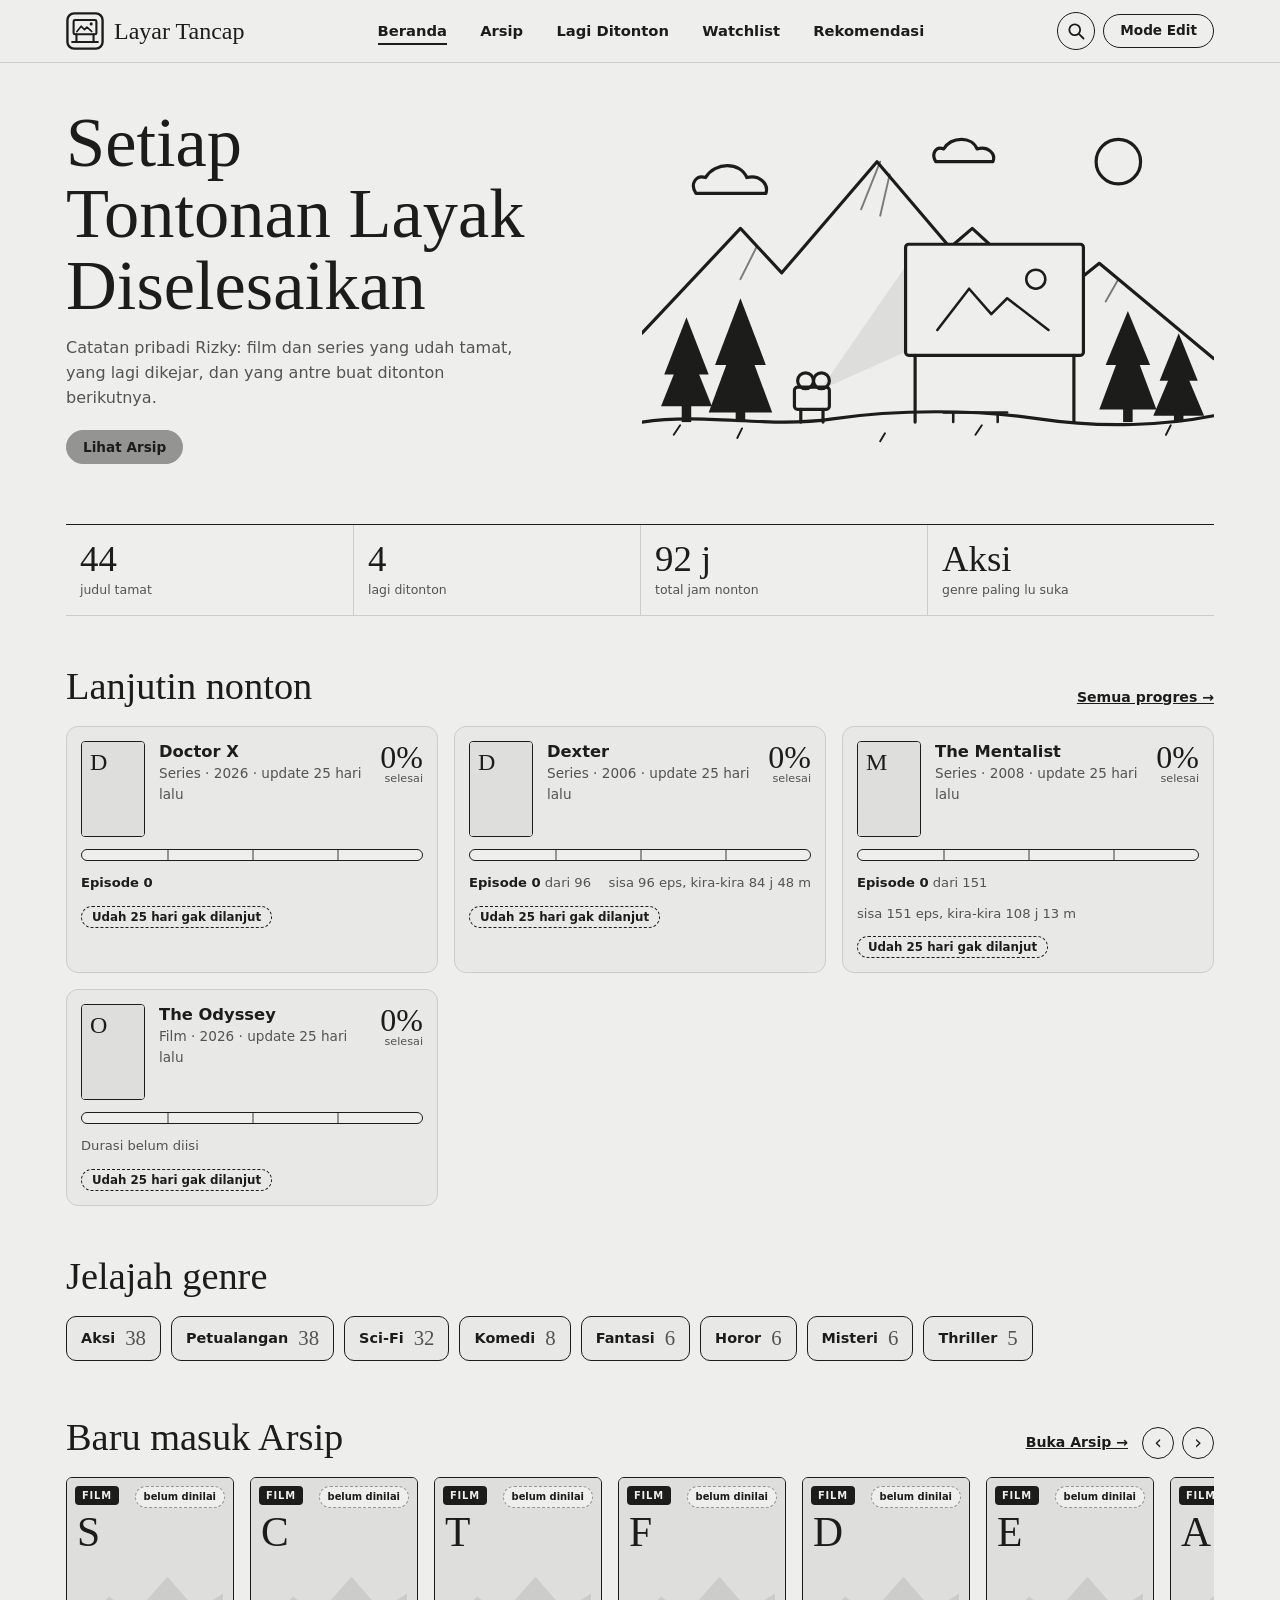
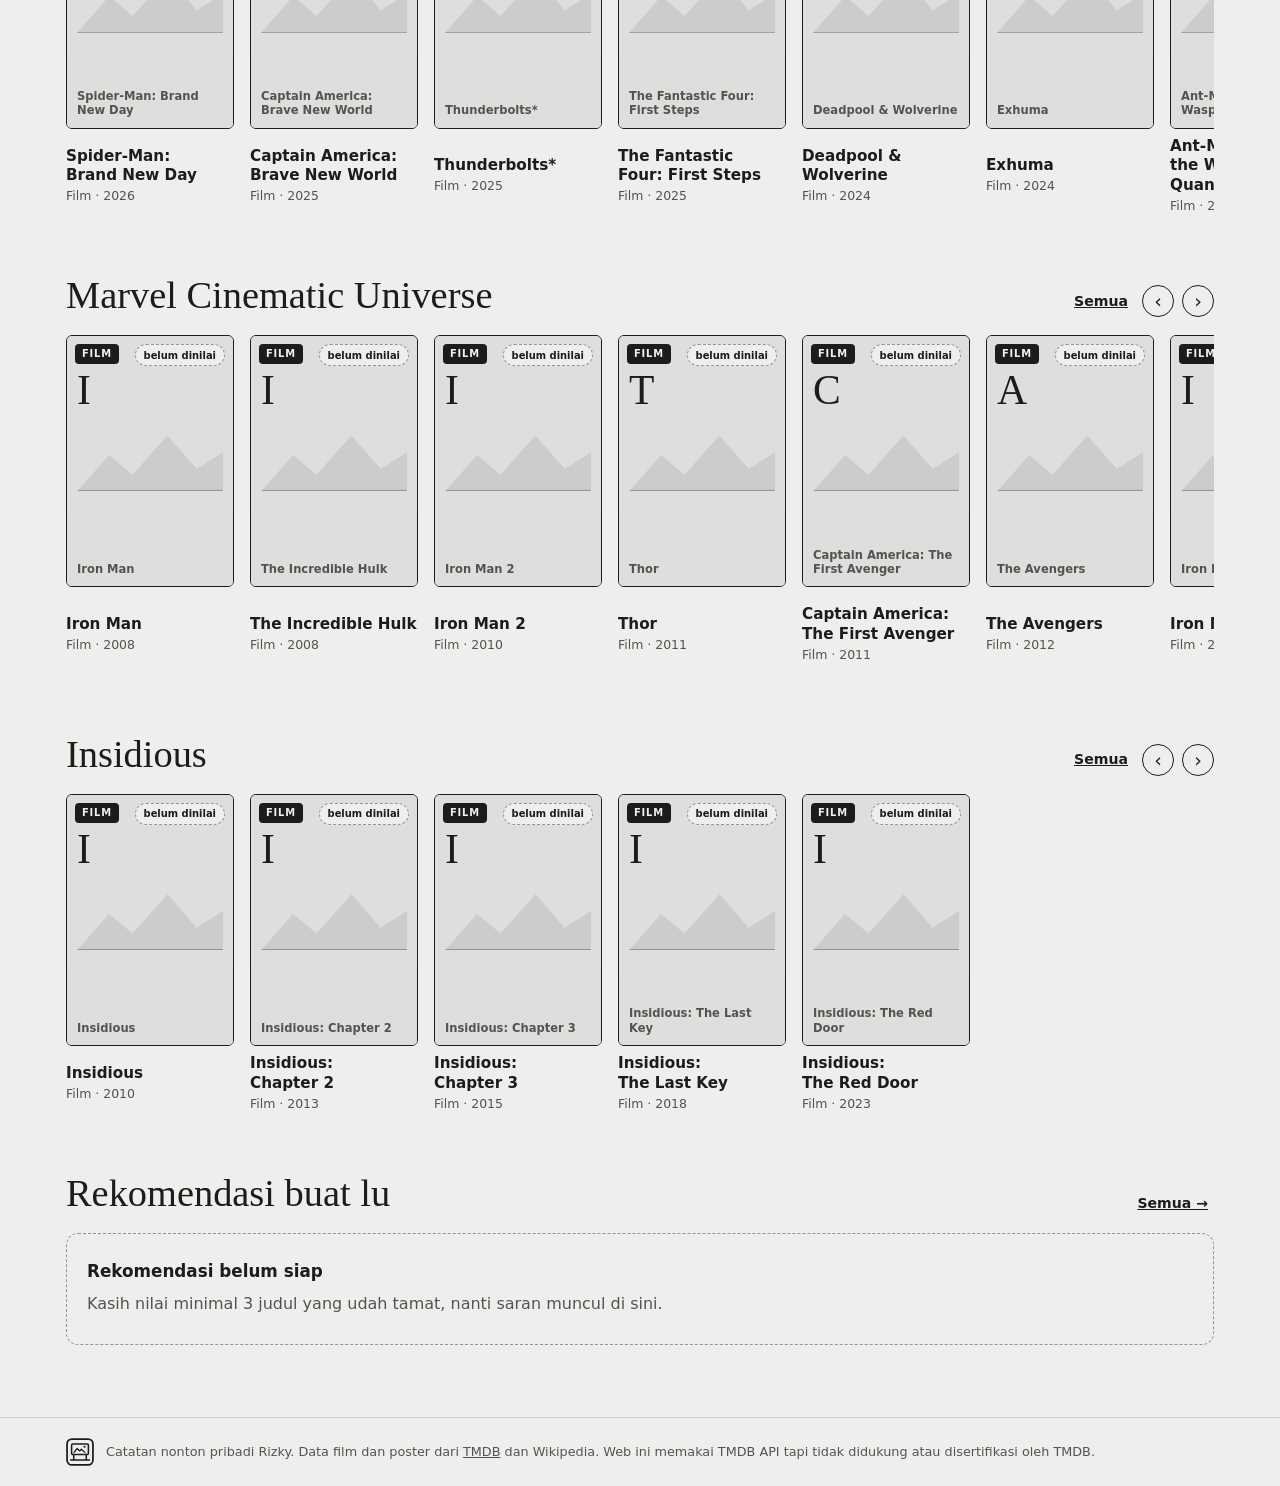
<file: nonton/index.html>
<!doctype html>
<html lang="id">
<head>
  <meta charset="utf-8">
  <meta http-equiv="Content-Security-Policy" content="default-src 'none'; script-src 'self'; style-src 'self' 'unsafe-inline' https://fonts.googleapis.com; font-src https://fonts.gstatic.com; img-src 'self' data: https:; connect-src 'self' https://api.github.com https://api.themoviedb.org https://en.wikipedia.org; base-uri 'none'; form-action 'none'; object-src 'none'">
  <meta name="referrer" content="no-referrer">
  <meta name="viewport" content="width=device-width, initial-scale=1, viewport-fit=cover">
  <title>Layar Tancap · Catatan Nonton Rizky</title>
  <meta name="description" content="Catatan pribadi Rizky: film dan series yang udah tamat, yang lagi dikejar, dan rekomendasi tontonan berikutnya.">
  <meta name="robots" content="noindex, nofollow">
  <meta name="theme-color" content="#EEEEEC" media="(prefers-color-scheme: light)">
  <meta name="theme-color" content="#2A2A29" media="(prefers-color-scheme: dark)">
  <link rel="icon" type="image/svg+xml" href="favicon.svg?v=20261109b">
  <link rel="preconnect" href="https://fonts.googleapis.com">
  <link rel="preconnect" href="https://fonts.gstatic.com" crossorigin>
  <link rel="stylesheet" href="https://fonts.googleapis.com/css2?family=Caveat+Brush&family=Quicksand:wght@400;500;600;700&display=swap">
  <link rel="stylesheet" href="style.css?v=20261109b">
</head>
<body>
  <a class="skip" href="#app">Langsung ke isi</a>

  <header class="top">
    <div class="top-in">
      <a class="brand" href="#beranda" aria-label="Layar Tancap, ke Beranda">
        <svg class="logo" viewBox="0 0 40 40" aria-hidden="true" fill="none" stroke="currentColor" stroke-linecap="round" stroke-linejoin="round"><rect x="1.5" y="1.5" width="37" height="37" rx="7" stroke-width="2.5"/><rect x="8" y="8.5" width="24" height="15" rx="1.5" stroke-width="2.2"/><path d="M11.5 20.5l4.5-5.5 3.5 3.5 2.5-2.5 5 4.5" stroke-width="1.8"/><circle cx="26.5" cy="12.5" r="1.6" fill="currentColor" stroke="none"/><path d="M11 23.5v8M29 23.5v8M6.5 31.5h27" stroke-width="2.2"/></svg>
        <span class="brand-name">Layar Tancap</span>
      </a>
      <nav aria-label="Menu utama">
        <ul>
          <li><a href="#beranda" data-nav="beranda">Beranda</a></li>
          <li><a href="#arsip" data-nav="arsip">Arsip</a></li>
          <li><a href="#lagi" data-nav="lagi">Lagi Ditonton</a></li>
          <li><a href="#watchlist" data-nav="watchlist">Watchlist</a></li>
          <li><a href="#rekomendasi" data-nav="rekomendasi">Rekomendasi</a></li>
        </ul>
      </nav>
      <div class="top-actions">
        <a class="icon-btn" href="#cari" data-nav="cari" aria-label="Cari judul"><svg viewBox="0 0 24 24" width="20" height="20" fill="none" stroke="currentColor" stroke-width="2.2" stroke-linecap="round" aria-hidden="true"><circle cx="10.5" cy="10.5" r="6.5"/><path d="M15.5 15.5L21 21"/></svg></a>
        <button class="pill" id="btn-edit" type="button" aria-haspopup="dialog">Mode Edit</button>
      </div>
    </div>
  </header>

  <div id="banner" class="banner" hidden></div>

  <main id="app" tabindex="-1">
    <p class="loading">Lagi nyiapin layar…</p>
  </main>

  <footer class="foot">
    <div class="foot-in">
      <svg class="logo sm" viewBox="0 0 40 40" aria-hidden="true" fill="none" stroke="currentColor" stroke-linecap="round" stroke-linejoin="round"><rect x="1.5" y="1.5" width="37" height="37" rx="7" stroke-width="2.5"/><rect x="8" y="8.5" width="24" height="15" rx="1.5" stroke-width="2.2"/><path d="M11.5 20.5l4.5-5.5 3.5 3.5 2.5-2.5 5 4.5" stroke-width="1.8"/><circle cx="26.5" cy="12.5" r="1.6" fill="currentColor" stroke="none"/><path d="M11 23.5v8M29 23.5v8M6.5 31.5h27" stroke-width="2.2"/></svg>
      <p>Catatan nonton pribadi Rizky. Data film dan poster dari <a href="https://www.themoviedb.org/" target="_blank" rel="noopener">TMDB</a> dan Wikipedia. Web ini memakai TMDB API tapi tidak didukung atau disertifikasi oleh TMDB.</p>
    </div>
  </footer>

  <!-- Detail judul -->
  <dialog id="dlg-detail" class="dlg wide" aria-labelledby="detail-title">
    <div class="dlg-body" id="detail-body"></div>
  </dialog>

  <!-- Tambah / ubah judul -->
  <dialog id="dlg-form" class="dlg wide" aria-labelledby="form-title">
    <form id="form-judul" class="dlg-body form" novalidate>
      <div class="dlg-head">
        <h2 id="form-title">Tambah judul</h2>
        <button type="button" class="x" data-close aria-label="Tutup">×</button>
      </div>

      <div class="tmdb-search" id="tmdb-search">
        <label for="f-cari">Cari di TMDB</label>
        <div class="row">
          <input id="f-cari" type="search" placeholder="Ketik judul, misal: Oldboy" autocomplete="off">
          <button type="button" class="pill" id="btn-cari">Cari</button>
        </div>
        <p class="hint" id="tmdb-hint">Pilih hasil pencarian biar poster, genre, durasi, dan jumlah episode keisi otomatis.</p>
        <ul class="tmdb-hasil" id="tmdb-hasil"></ul>
      </div>

      <div class="grid2">
        <div class="field span2"><label for="f-judul">Judul</label><input id="f-judul" name="judul" required autocomplete="off"></div>
        <div class="field"><label for="f-jenis">Jenis</label>
          <select id="f-jenis" name="jenis"><option value="film">Film</option><option value="series">Series</option></select></div>
        <div class="field"><label for="f-tahun">Tahun rilis</label><input id="f-tahun" name="tahun" type="number" inputmode="numeric" min="1870" max="2100" placeholder="2019"></div>
        <div class="field"><label for="f-status">Status</label>
          <select id="f-status" name="status">
            <option value="watchlist">Watchlist</option>
            <option value="ditonton">Lagi ditonton</option>
            <option value="selesai">Tamat</option>
            <option value="berhenti">Berhenti (drop)</option>
          </select></div>
        <div class="field"><label for="f-sutradara">Sutradara / kreator</label><input id="f-sutradara" name="sutradara" autocomplete="off"></div>
        <div class="field span2"><label for="f-koleksi">Koleksi / franchise (opsional)</label><input id="f-koleksi" name="koleksi" list="dl-koleksi" placeholder="Marvel Cinematic Universe" autocomplete="off"><datalist id="dl-koleksi"></datalist></div>

        <fieldset class="field span2"><legend>Genre</legend><div class="chips pick" id="f-genre"></div></fieldset>

        <div class="field span2"><label for="f-tag">Tag alur</label>
          <input id="f-tag" name="tagAlur" placeholder="plot twist, slow burn, heist" autocomplete="off">
          <div class="chips sugg" id="f-tag-sugg" aria-label="Tag yang pernah dipakai"></div></div>

        <div class="field only-film"><label for="f-durasi">Durasi (menit)</label><input id="f-durasi" name="durasi" type="number" inputmode="numeric" min="1"></div>
        <div class="field only-film only-prog"><label for="f-menit">Udah ditonton (menit)</label><input id="f-menit" name="menit" type="number" inputmode="numeric" min="0"></div>

        <div class="field only-series"><label for="f-total">Total episode</label><input id="f-total" name="totalEpisode" type="number" inputmode="numeric" min="1"></div>
        <div class="field only-series"><label for="f-durep">Durasi per episode (menit)</label><input id="f-durep" name="durasiEpisode" type="number" inputmode="numeric" min="1"></div>
        <div class="field only-series"><label for="f-eps">Episode per season</label><input id="f-eps" name="episodePerSeason" placeholder="10, 8, 8" autocomplete="off"></div>
        <div class="field only-series only-prog"><label for="f-epdone">Udah ditonton (episode)</label><input id="f-epdone" name="episode" type="number" inputmode="numeric" min="0"></div>

        <div class="field span2 only-rate">
          <div class="rate-head">
            <label for="f-nilai">Nilai</label>
            <output id="f-nilai-out" for="f-nilai">8</output>
          </div>
          <input id="f-nilai" name="nilai" type="range" min="1" max="10" step="0.5" value="8">
          <label class="check"><input id="f-belum" type="checkbox"> Belum mau kasih nilai</label>
        </div>
        <div class="field only-rate"><label for="f-selesai">Tanggal tamat</label><input id="f-selesai" name="selesai" type="date"></div>
        <div class="field"><label for="f-poster">Link poster (opsional)</label><input id="f-poster" name="poster" type="url" placeholder="https://…" autocomplete="off"></div>
        <div class="field span2"><label for="f-catatan">Catatan</label><textarea id="f-catatan" name="catatan" rows="2" placeholder="Kesan singkat, bebas"></textarea></div>
      </div>
      <p class="err" id="form-err" role="alert"></p>
      <div class="dlg-foot">
        <button type="button" class="pill" data-close>Batal</button>
        <button type="submit" class="pill solid">Simpan</button>
      </div>
    </form>
  </dialog>

  <!-- Kasih nilai saat tamat -->
  <dialog id="dlg-nilai" class="dlg" aria-labelledby="nilai-title">
    <form id="form-nilai" class="dlg-body form">
      <div class="dlg-head">
        <h2 id="nilai-title">Tamat! Kasih nilai</h2>
        <button type="button" class="x" data-close aria-label="Tutup">×</button>
      </div>
      <p class="sub" id="nilai-judul"></p>
      <div class="field">
        <div class="rate-head"><label for="n-nilai">Nilai</label><output id="n-nilai-out" for="n-nilai">8</output></div>
        <input id="n-nilai" type="range" min="1" max="10" step="0.5" value="8">
      </div>
      <div class="field"><label for="n-tag">Tag alur</label><input id="n-tag" placeholder="plot twist, slow burn" autocomplete="off"></div>
      <div class="field"><label for="n-catatan">Catatan</label><textarea id="n-catatan" rows="2"></textarea></div>
      <div class="dlg-foot">
        <button type="button" class="pill" data-close>Nanti aja</button>
        <button type="submit" class="pill solid">Pindah ke Arsip</button>
      </div>
    </form>
  </dialog>

  <!-- Mode Edit -->
  <dialog id="dlg-edit" class="dlg" aria-labelledby="edit-title">
    <div class="dlg-body form">
      <div class="dlg-head">
        <h2 id="edit-title">Mode Edit</h2>
        <button type="button" class="x" data-close aria-label="Tutup">×</button>
      </div>
      <label class="switch"><input id="s-edit" type="checkbox"> <span>Tampilkan tombol edit di semua halaman</span></label>
      <p class="sub" id="s-status"></p>

      <div class="field">
        <label for="s-gh">Token GitHub</label>
        <input id="s-gh" type="password" autocomplete="new-password" placeholder="github_pat_…">
        <p class="hint">Fine-grained token: pilih <b>Only select repositories</b> → rizkysugiharto-eng.github.io, izin <b>Contents: Read and write</b> aja, dan kasih masa berlaku (misal 90 hari). Disimpan di browser ini aja, jangan dipakai di HP/laptop orang lain.</p>
      </div>
      <div class="field">
        <label for="s-tmdb">API key TMDB</label>
        <input id="s-tmdb" type="password" autocomplete="new-password" placeholder="Read Access Token (eyJ…)">
        <p class="hint">Buat cari judul dan poster otomatis. Pakai <b>API Read Access Token</b> dari themoviedb.org → Settings → API (API key v3 juga bisa). Disimpan di browser ini aja.</p>
      </div>
      <div class="actions">
        <button type="button" class="pill" id="s-simpan-key">Simpan key</button>
        <button type="button" class="pill danger" id="s-lupa" hidden>Lupakan token &amp; key</button>
        <button type="button" class="pill solid" id="s-push">Simpan ke GitHub</button>
      </div>

      <hr>
      <h3>Data</h3>
      <div class="actions">
        <button type="button" class="pill" id="s-export">Download cadangan (JSON)</button>
        <label class="pill file">Pulihkan dari JSON<input id="s-import" type="file" accept="application/json,.json"></label>
      </div>
      <div class="confirm" id="s-import-confirm" hidden>
        <p id="s-import-text"></p>
        <div class="actions">
          <button type="button" class="pill" id="s-import-no">Gak jadi</button>
          <button type="button" class="pill danger solid" id="s-import-yes">Ya, ganti</button>
        </div>
      </div>
      <div class="field">
        <button type="button" class="pill solid" id="s-lengkapi">Lengkapi poster &amp; data dari TMDB</button>
        <p class="hint" id="s-lengkapi-info">Buat judul yang belum nyambung ke TMDB: poster resmi, durasi, jumlah episode, dan genre diisi otomatis (yang udah lu isi gak ditimpa).</p>
      </div>
      <div class="actions" id="s-contoh-wrap">
        <button type="button" class="pill danger" id="s-hapus-contoh">Hapus semua data contoh</button>
      </div>
      <div class="confirm" id="s-confirm" hidden>
        <p>Yakin hapus semua judul contoh? Judul yang lu tambah sendiri gak ikut kehapus.</p>
        <div class="actions">
          <button type="button" class="pill" id="s-confirm-no">Gak jadi</button>
          <button type="button" class="pill danger solid" id="s-confirm-yes">Ya, hapus</button>
        </div>
      </div>
      <div class="confirm" id="s-reset-wrap">
        <button type="button" class="linkish" id="s-reset">Buang perubahan lokal &amp; muat ulang dari server</button>
      </div>
      <div class="confirm" id="s-reset-confirm" hidden>
        <p>Ada perubahan yang belum disimpan ke GitHub. Yakin dibuang?</p>
        <div class="actions">
          <button type="button" class="pill" id="s-reset-no">Gak jadi</button>
          <button type="button" class="pill danger solid" id="s-reset-yes">Ya, buang</button>
        </div>
      </div>
    </div>
  </dialog>

  <div class="toast" id="toast" role="status" aria-live="polite" hidden></div>

  <script src="app.js?v=20261109b"></script>
</body>
</html>
</file>
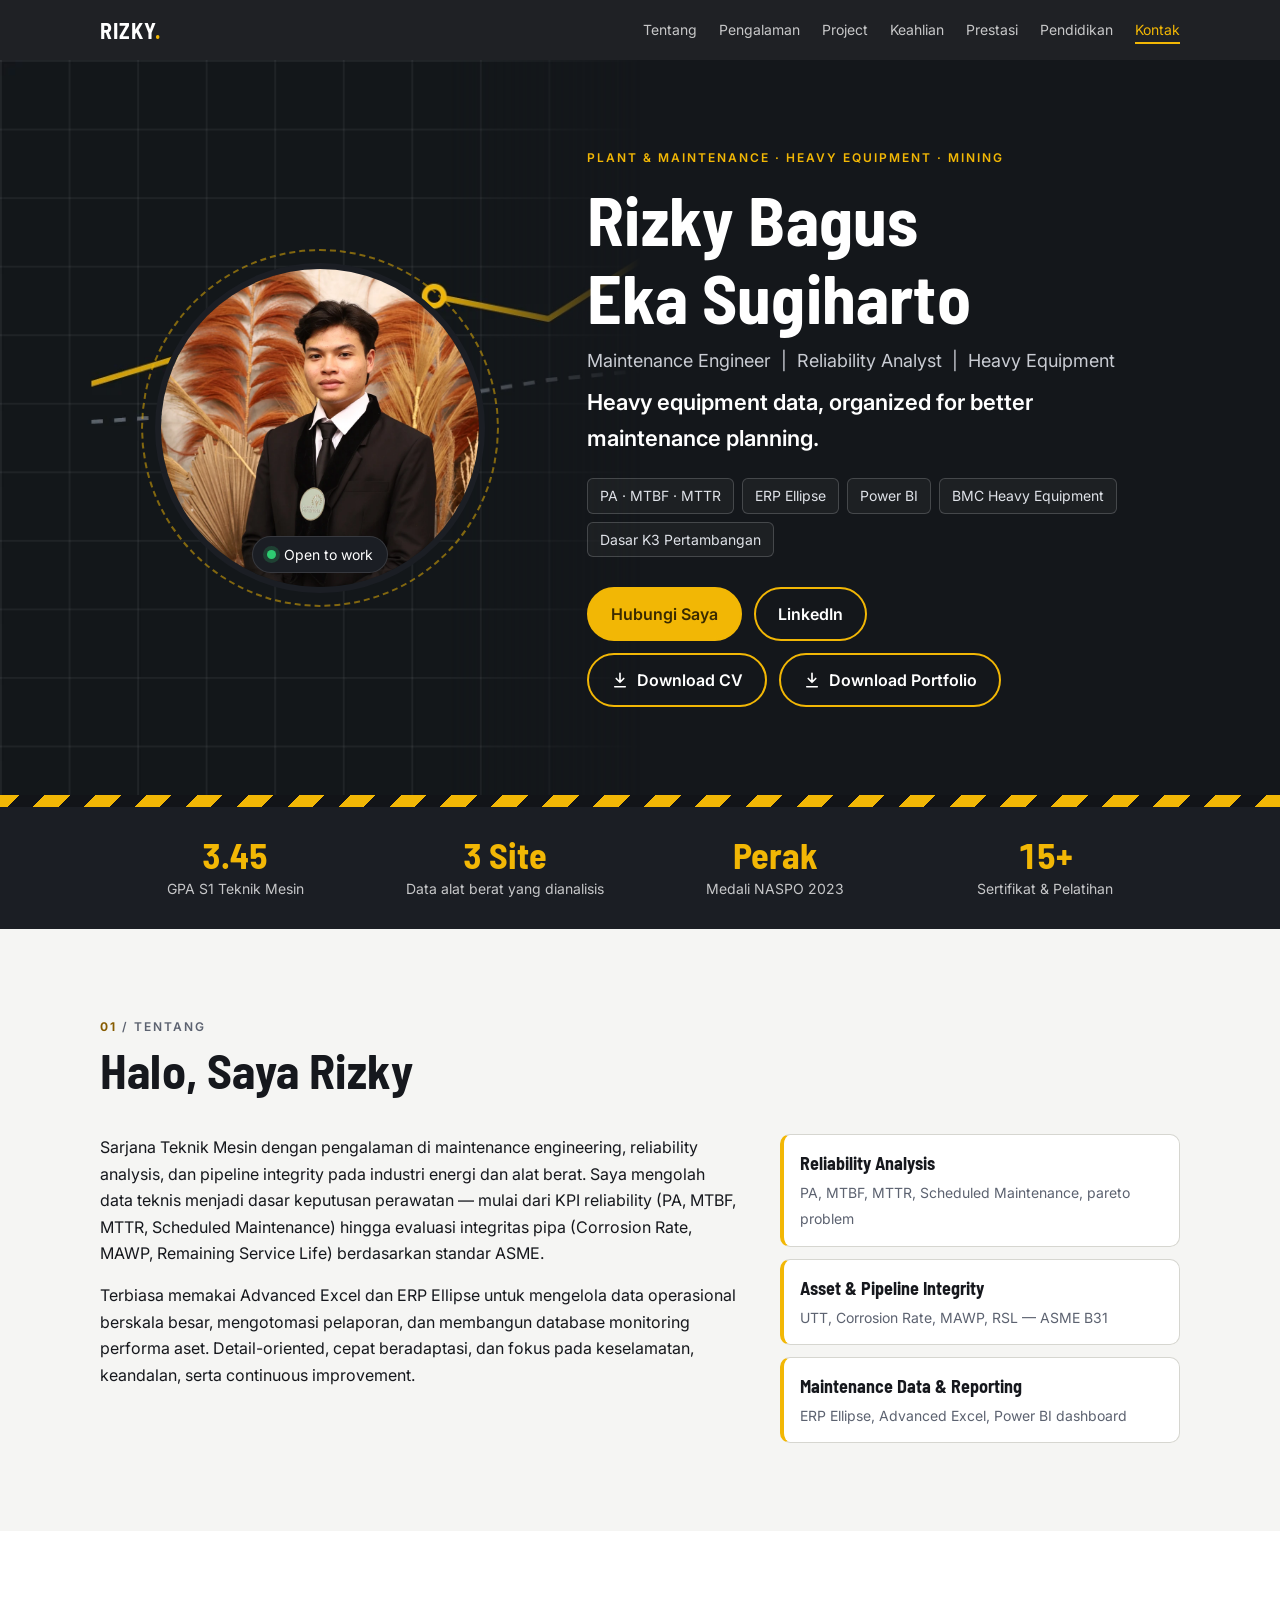
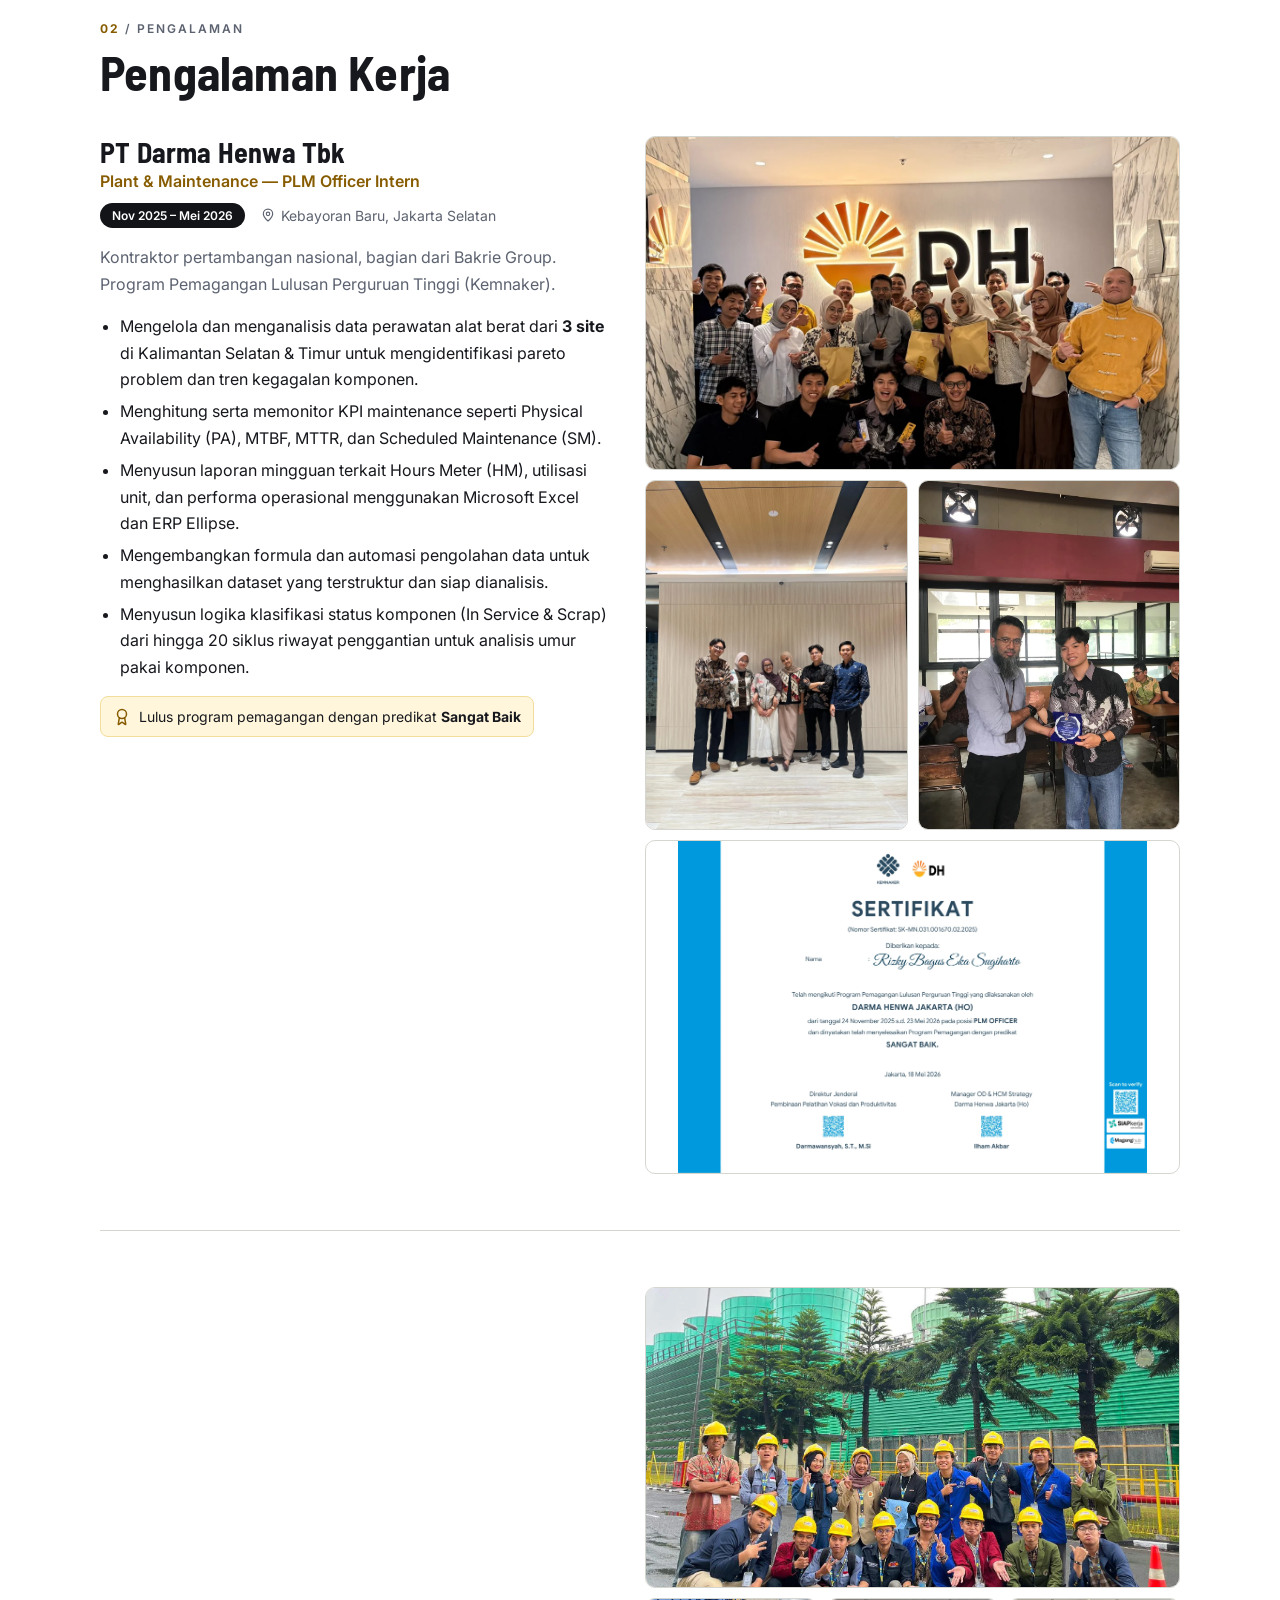
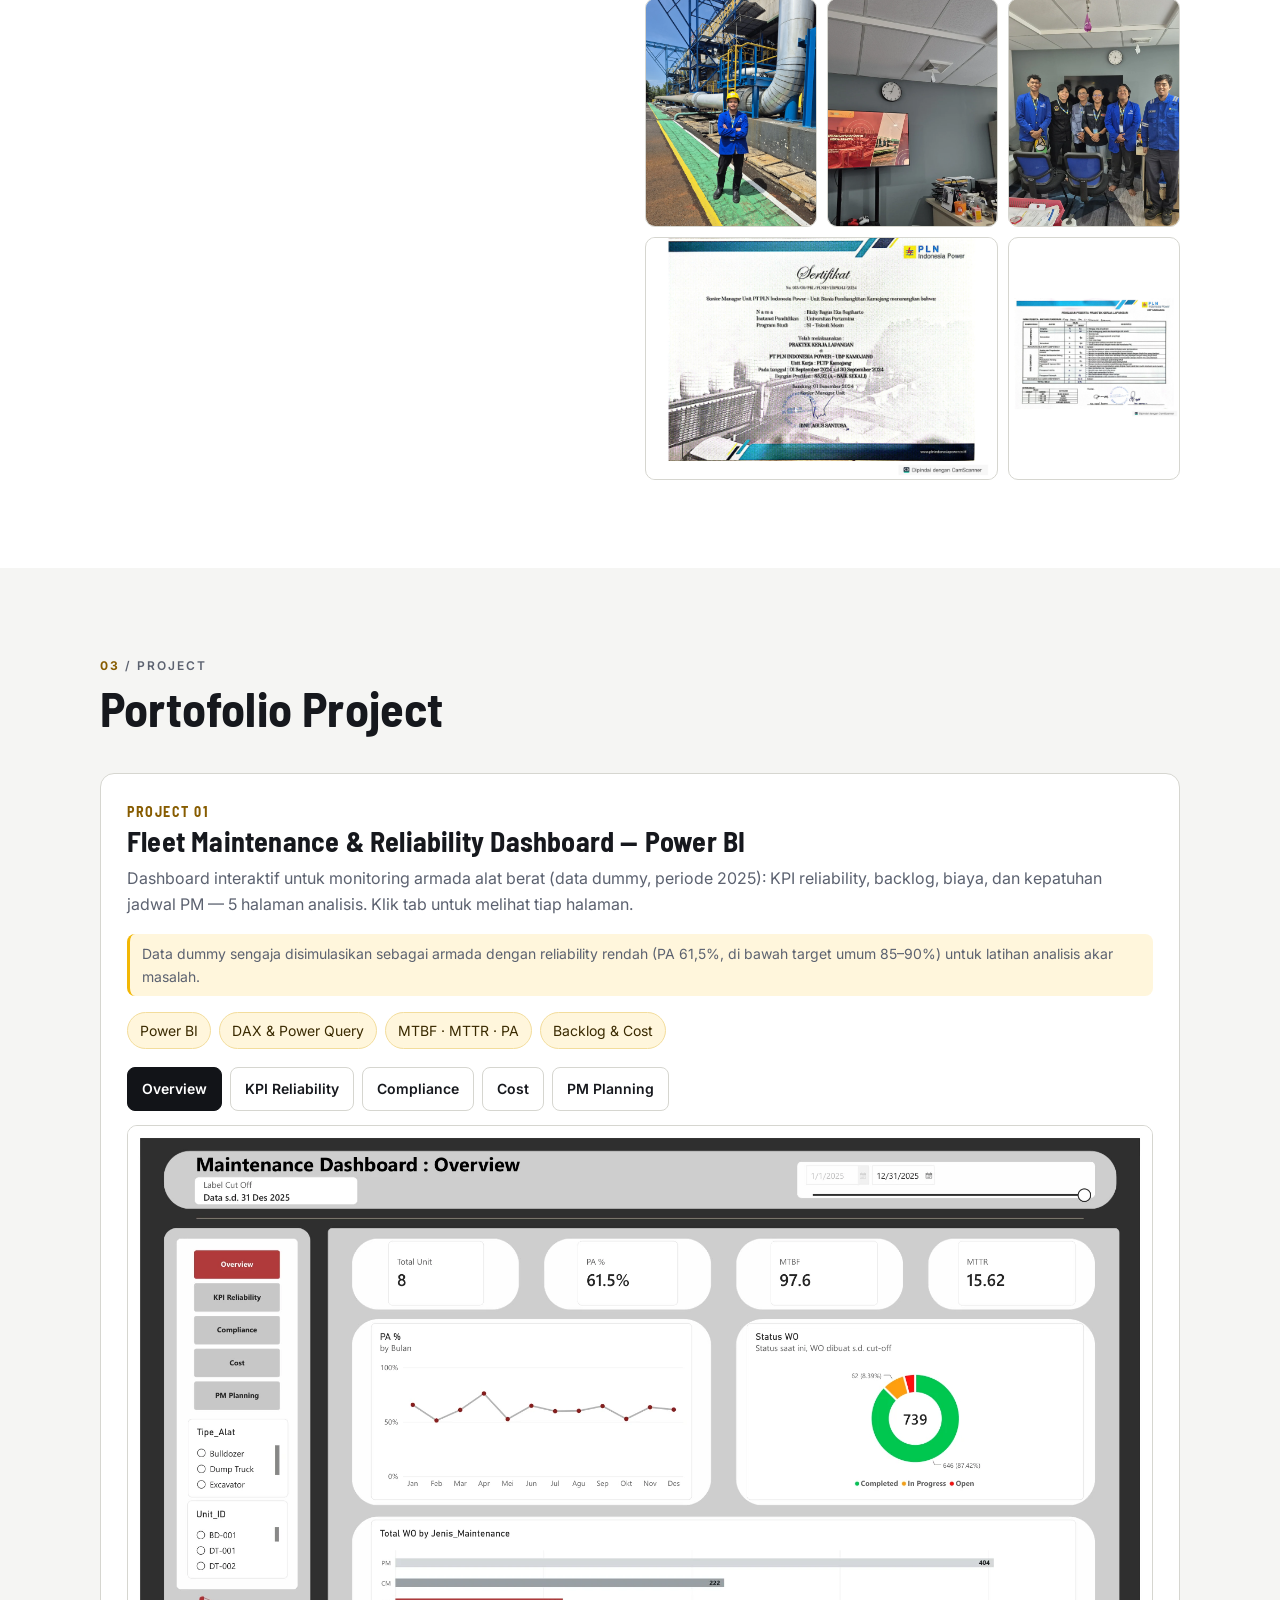
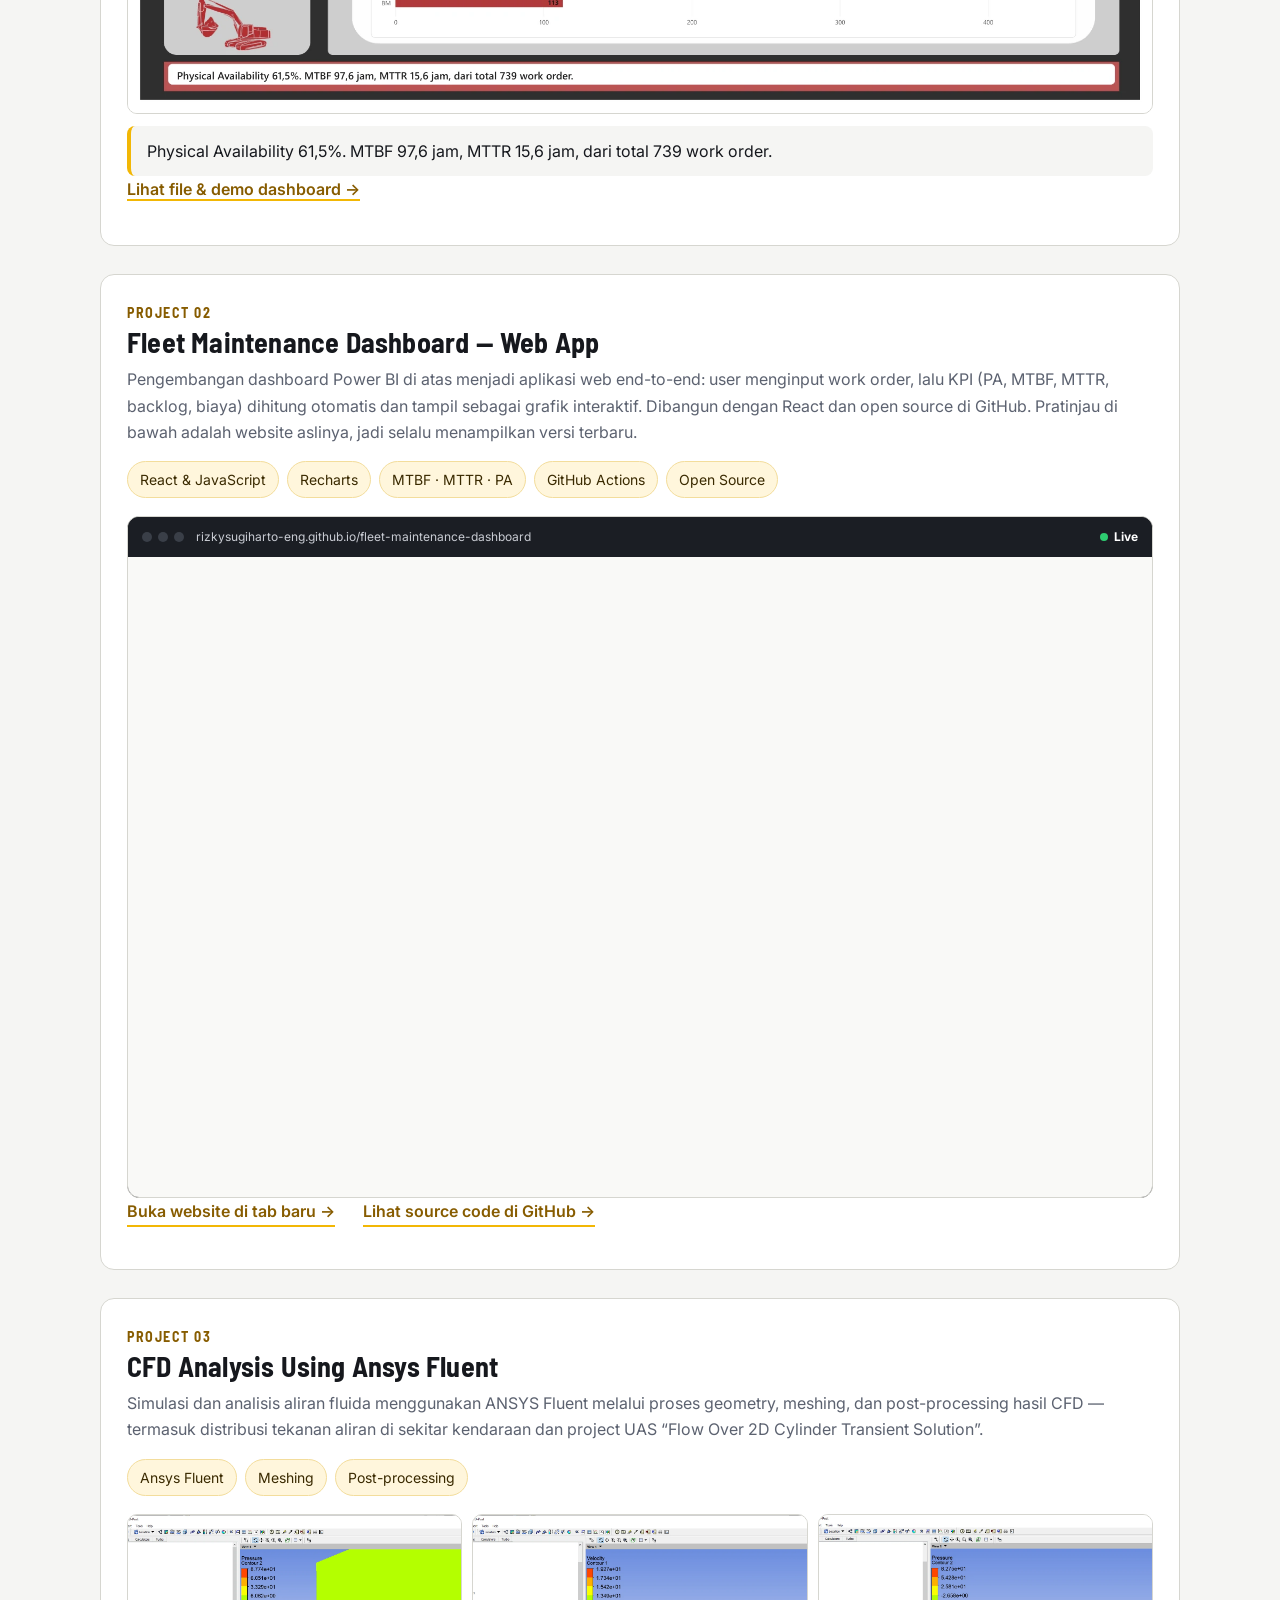
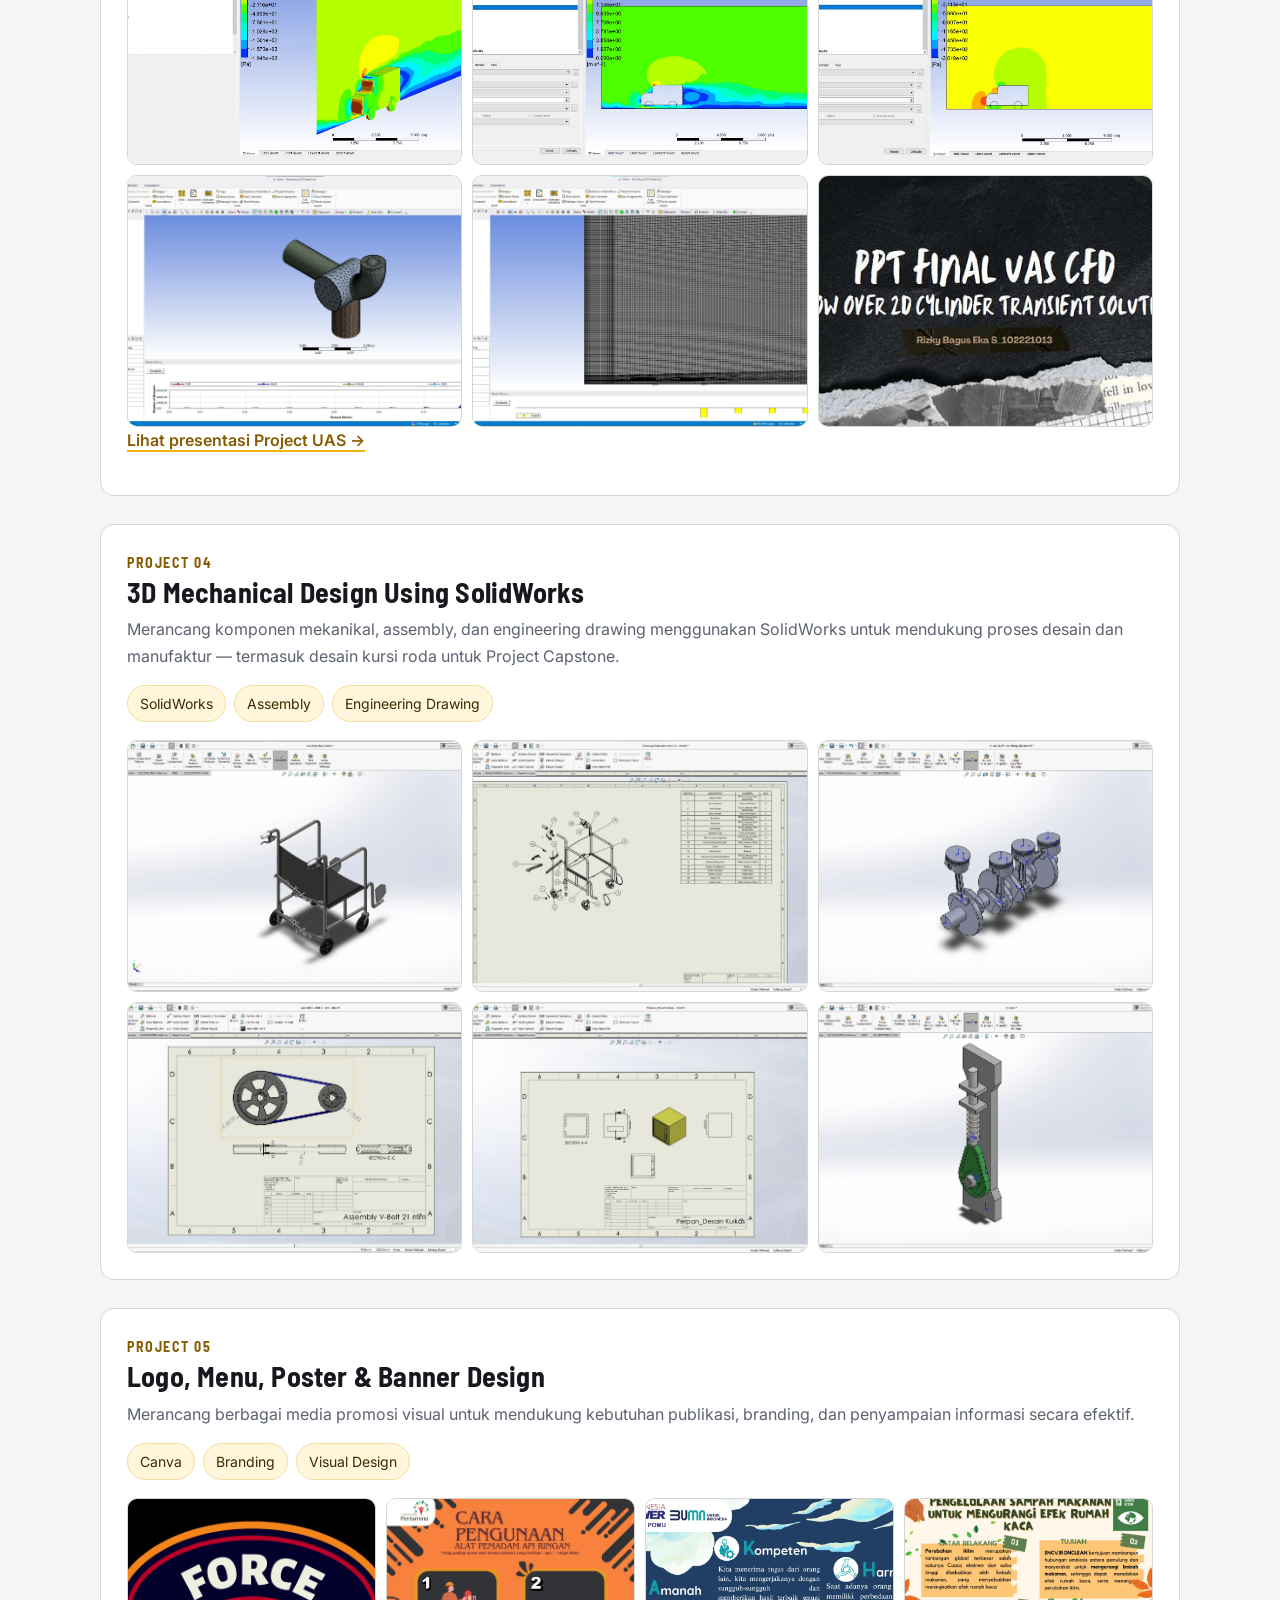
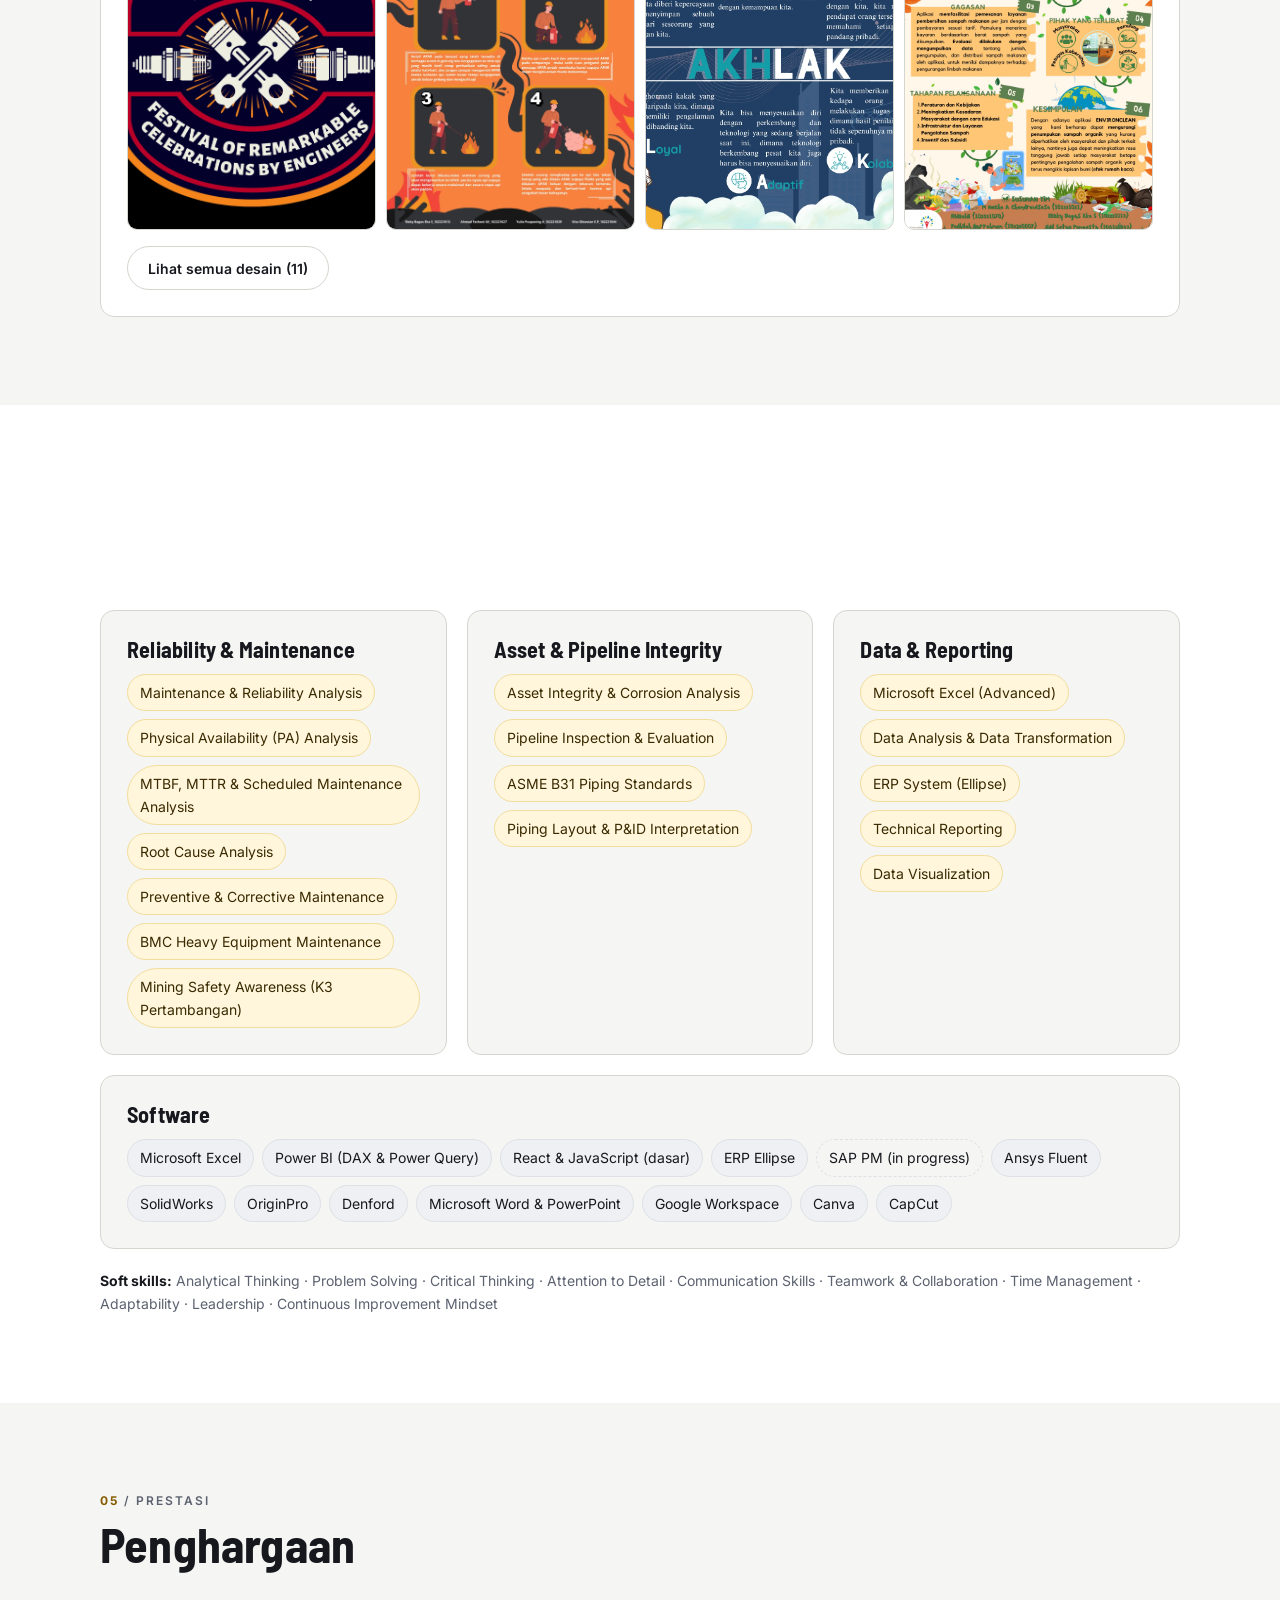
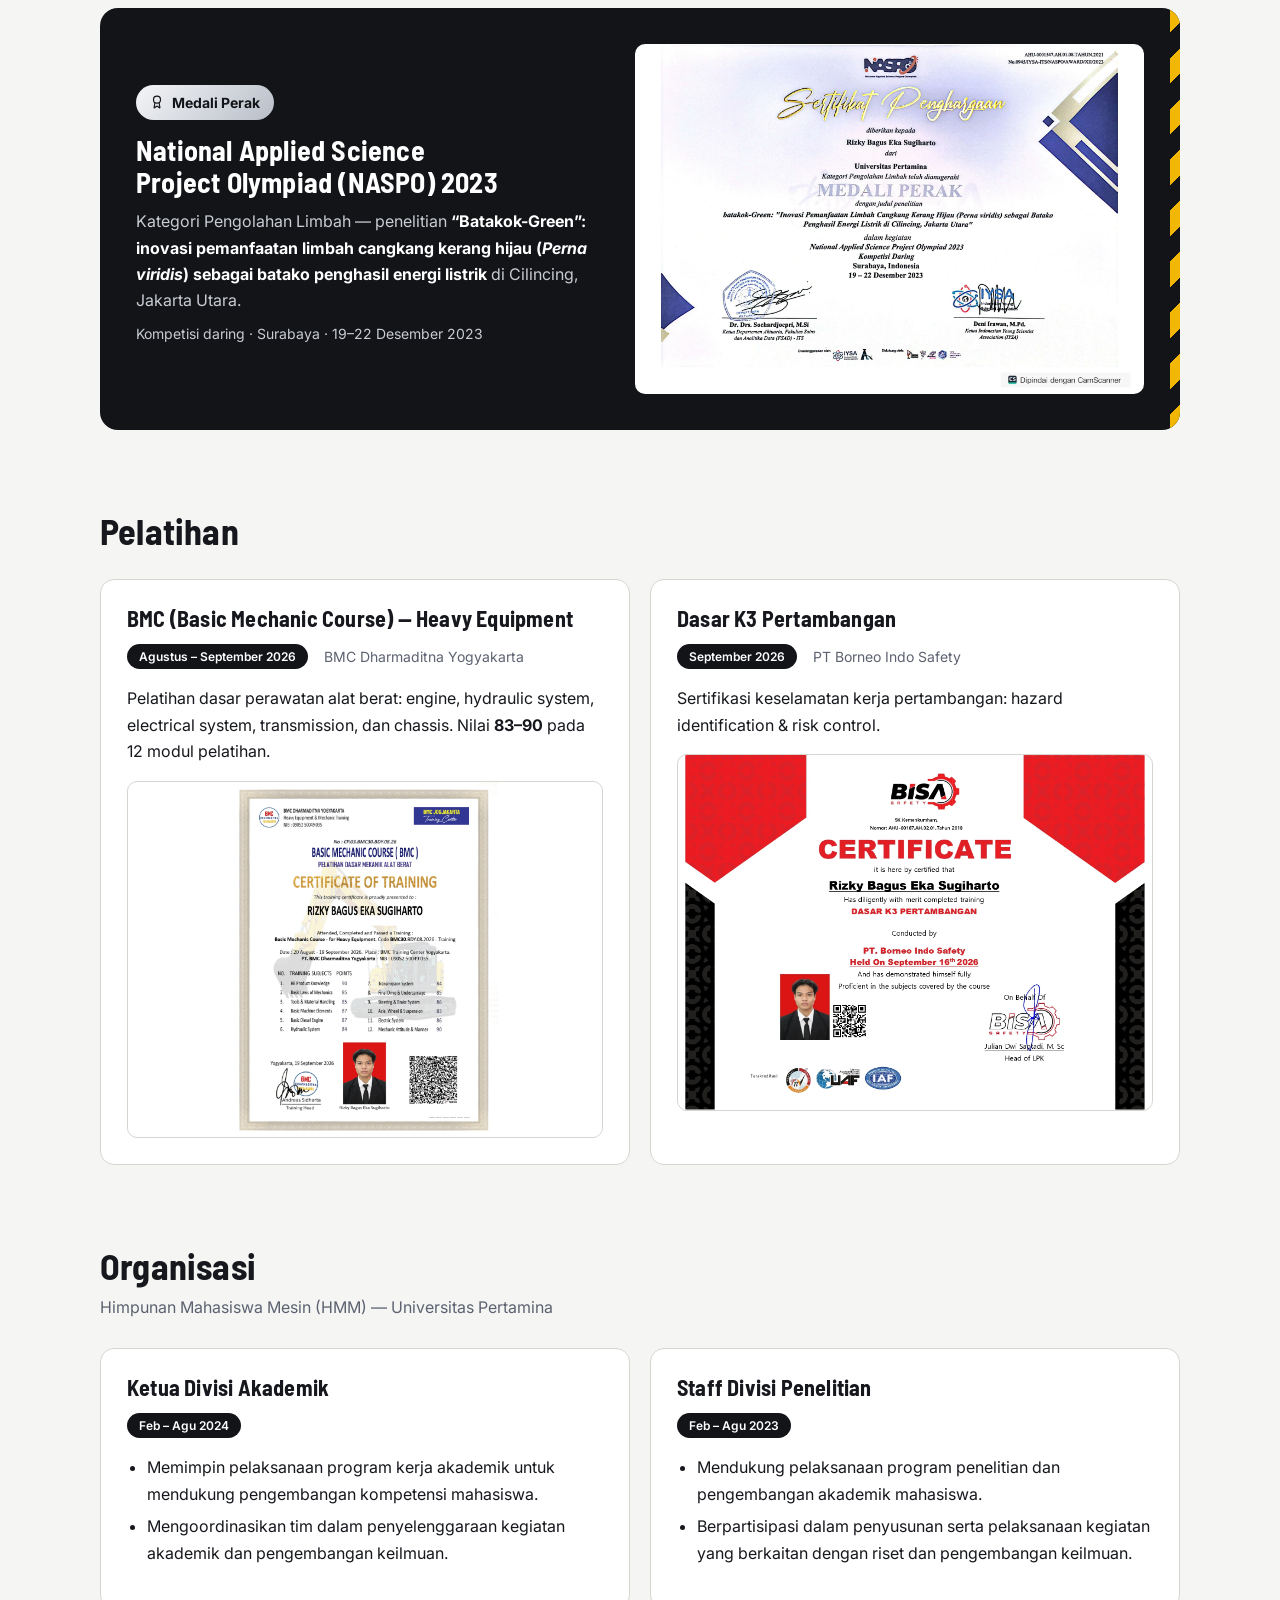
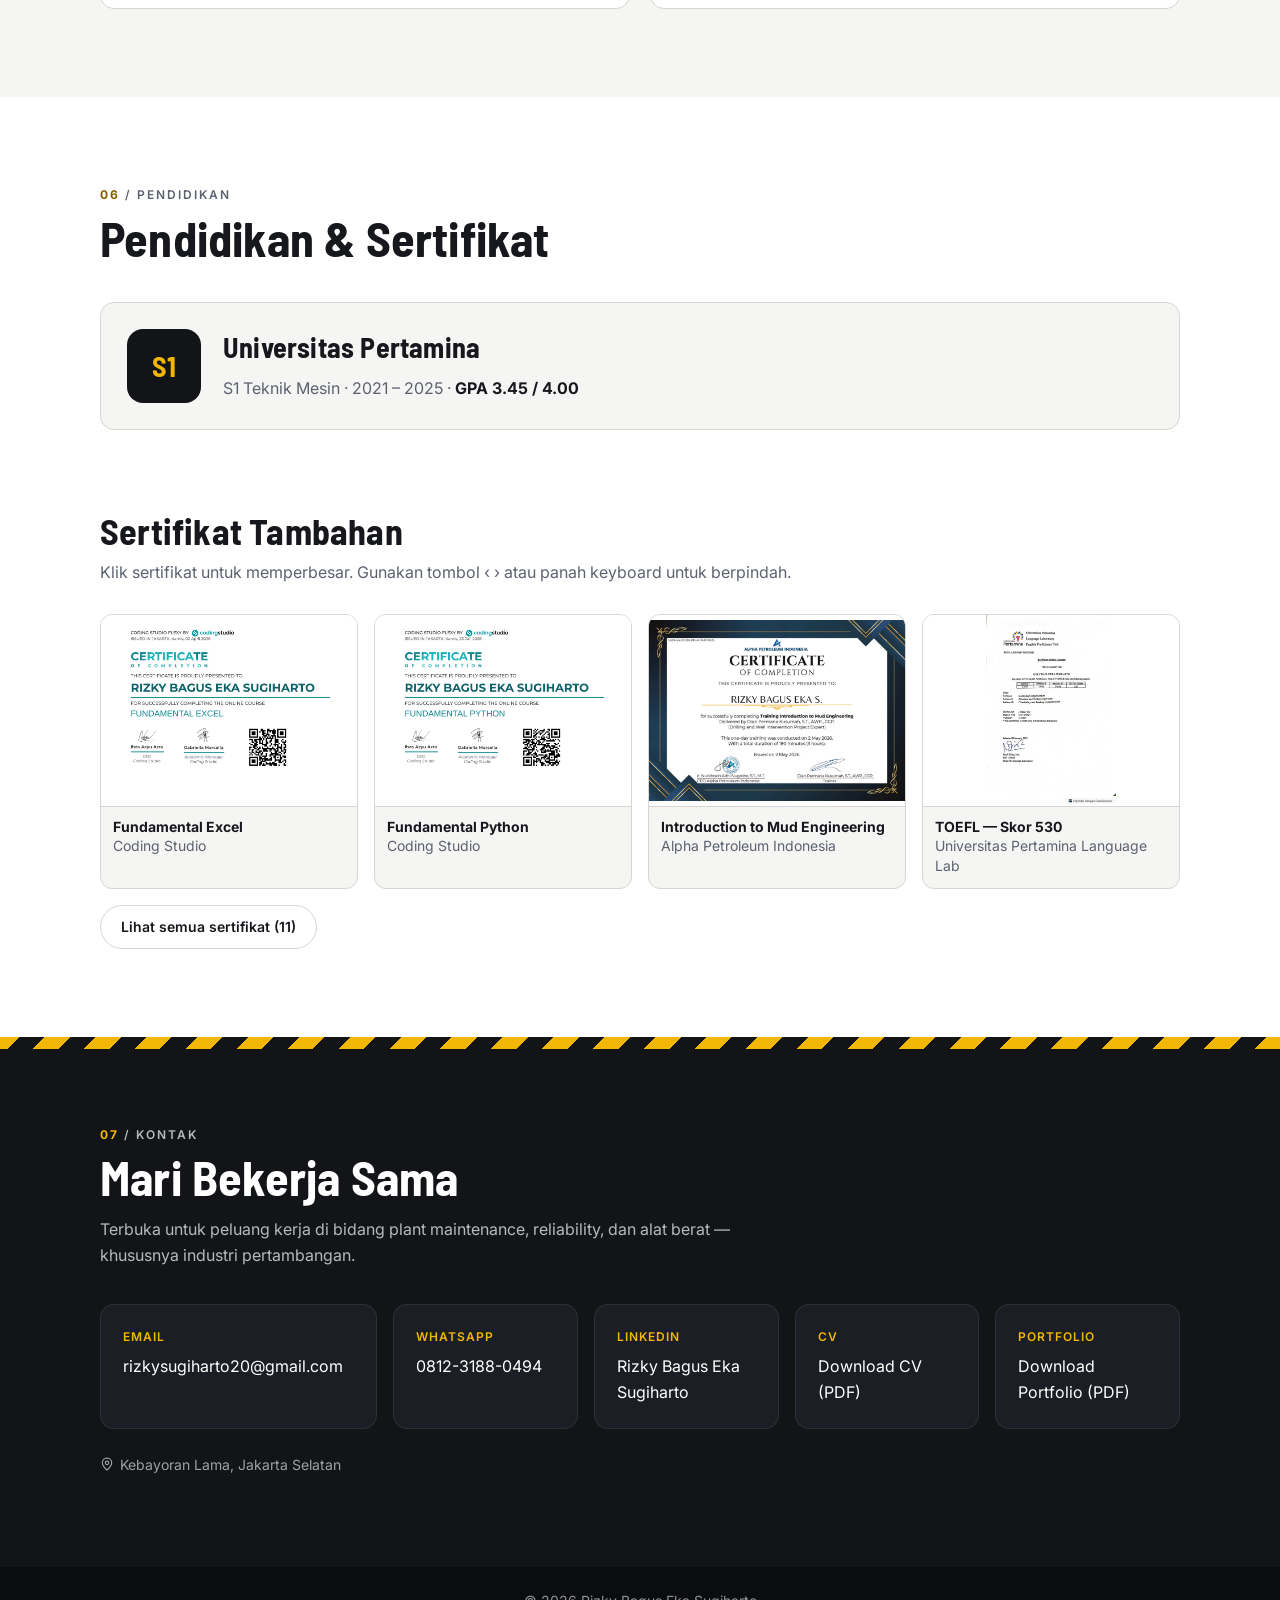
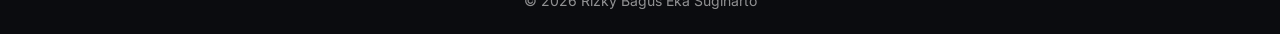
<file: portfolio-lama.html>
<!doctype html>
<html lang="id">
<head>
  <meta charset="utf-8">
  <meta name="viewport" content="width=device-width, initial-scale=1">
  <meta name="theme-color" content="#121418">
  <script>document.documentElement.classList.add('js')</script>
  <title>Rizky Bagus Eka Sugiharto | Portfolio (versi lama)</title>
  <!-- Arsip desain portfolio lama (sebelum Oktober 2026). Halaman utama: index.html -->
  <meta name="robots" content="noindex">
  <link rel="canonical" href="https://rizkysugiharto-eng.github.io/">
  <meta name="description" content="Portfolio Rizky Bagus Eka Sugiharto — Maintenance Engineer, Reliability Analyst, Heavy Equipment. S1 Teknik Mesin Universitas Pertamina.">
  <link rel="icon" href="data:image/svg+xml,%3Csvg xmlns='http://www.w3.org/2000/svg' viewBox='0 0 64 64'%3E%3Crect width='64' height='64' rx='14' fill='%23121418'/%3E%3Ctext x='32' y='45' font-family='Arial' font-weight='700' font-size='38' text-anchor='middle' fill='%23f2a900'%3ER%3C/text%3E%3C/svg%3E">


  <link rel="preconnect" href="https://fonts.googleapis.com">
  <link rel="preconnect" href="https://fonts.gstatic.com" crossorigin>
  <link href="https://fonts.googleapis.com/css2?family=Inter:wght@400;500;600;700&family=Barlow+Semi+Condensed:wght@600;700&display=swap" rel="stylesheet">

  <style>
    :root {
      --bg: #f5f5f3;
      --surface: #ffffff;
      --ink: #16181d;
      --muted: #5c6270;
      --line: #d6d6d0;
      --dark: #121418;
      --dark-2: #1b1e24;
      --hero-bg: #14171b;
      --footer: #0b0c0f;
      --accent: #f2b705;      /* kuning alat berat, sama dengan banner LinkedIn */
      --accent-text: #875c00; /* versi gelap untuk teks di background terang (kontras ≥ 4.5:1) */
      --accent-ink: #3a2a00;
      --accent-soft: #fff6dc;
      --accent-soft-line: #f3dd9c;
      --chip: #eef0f3;
      --chip-line: #dde1e6;
      --success: #2ecc71;
      --radius: 14px;
      --max: 1120px;
      --stripe: repeating-linear-gradient(-45deg, var(--accent) 0 18px, var(--dark) 18px 36px);

      /* Skala ukuran huruf */
      --fs-xs: 12px;
      --fs-sm: 14px;
      --fs-base: 16px;
      --fs-md: 18px;
      --fs-lg: 22px;
      --fs-xl: 28px;
      --fs-2xl: 36px;
      --fs-3xl: 48px;
    }
    * { box-sizing: border-box; }
    html { scroll-behavior: smooth; scroll-padding-top: 72px; }
    body { margin: 0; background: var(--bg); color: var(--ink); font: var(--fs-base)/1.65 "Inter", system-ui, sans-serif; }
    img { max-width: 100%; height: auto; display: block; }
    a { color: inherit; }
    :focus-visible { outline: 2px solid var(--accent); outline-offset: 3px; border-radius: 4px; }
    h1, h2, h3 { font-family: "Barlow Semi Condensed", "Inter", sans-serif; line-height: 1.15; margin: 0; letter-spacing: .2px; text-wrap: balance; }
    body { -webkit-tap-highlight-color: rgba(242,183,5,.25); }
    .skip-link { position: absolute; left: 12px; top: -60px; z-index: 100; background: var(--accent); color: var(--accent-ink); font-weight: 600; padding: 10px 16px; border-radius: 8px; text-decoration: none; }
    .skip-link:focus { top: 12px; }
    .wrap { max-width: var(--max); margin: 0 auto; padding: 0 20px; }
    .eyebrow { color: var(--muted); font-weight: 600; letter-spacing: 2px; text-transform: uppercase; font-size: var(--fs-xs); }
    .eyebrow b { color: var(--accent-text); }
    .sprite { position: absolute; width: 0; height: 0; }
    .ico { width: 1em; height: 1em; flex: none; fill: none; stroke: currentColor; stroke-width: 2; stroke-linecap: round; stroke-linejoin: round; }
    .with-ico { display: inline-flex; align-items: center; gap: 6px; }

    /* ---------- Navbar ---------- */
    .nav { position: sticky; top: 0; z-index: 50; background: rgba(18, 20, 24, .94); backdrop-filter: blur(8px); color: #fff; }
    .nav .wrap { display: flex; align-items: center; justify-content: space-between; height: 60px; }
    .brand { font-family: "Barlow Semi Condensed", sans-serif; font-weight: 700; font-size: var(--fs-lg); text-decoration: none; letter-spacing: 1px; }
    .brand span { color: var(--accent); }
    .nav ul { display: flex; gap: 22px; list-style: none; margin: 0; padding: 0; font-size: var(--fs-sm); }
    .nav ul a { text-decoration: none; opacity: .75; padding: 4px 0; border-bottom: 2px solid transparent; }
    .nav ul a:hover, .nav ul a.active { opacity: 1; color: var(--accent); border-color: var(--accent); }
    .menu-btn { display: none; background: none; border: 0; color: #fff; font-size: 24px; cursor: pointer; }

    /* ---------- Hero (background = grafik dari banner LinkedIn) ---------- */
    .hero { position: relative; color: #fff; overflow: hidden; background: var(--hero-bg); }
    .hero::after { content: ""; position: absolute; left: 0; right: 0; bottom: 0; height: 12px; background: var(--stripe); }
    .hero-bg {
      position: absolute; left: 0; top: 0; bottom: 12px; width: 50%;
      background: url("assets/img/hero-chart.webp") left center / cover no-repeat;
      -webkit-mask-image: linear-gradient(90deg, #000 70%, transparent);
      mask-image: linear-gradient(90deg, #000 70%, transparent);
    }
    .hero .wrap { position: relative; display: grid; grid-template-columns: 1fr 1.35fr; gap: 48px; align-items: center; padding-top: 88px; padding-bottom: 100px; }
    .hero .eyebrow { color: var(--accent); }
    .hero h1 { font-size: clamp(40px, 6vw, 68px); margin: 12px 0 10px; }
    .hero .role { font-size: var(--fs-md); color: #c9ccd3; margin: 0 0 8px; }
    .hero .tagline { font-size: clamp(var(--fs-md), 2.2vw, var(--fs-lg)); font-weight: 600; margin: 0 0 22px; max-width: 560px; }
    .chips { display: flex; flex-wrap: wrap; gap: 8px; margin-bottom: 30px; }
    .chips span { font-size: var(--fs-sm); padding: 5px 12px; border: 1px solid rgba(255,255,255,.18); border-radius: 6px; color: #dfe2e8; background: rgba(255,255,255,.04); }
    .btns { display: grid; gap: 12px; }
    .btn-row { display: flex; flex-wrap: wrap; gap: 12px; }
    .btn { display: inline-flex; align-items: center; gap: 8px; padding: 12px 22px; border-radius: 999px; font-weight: 600; font-size: var(--fs-base); text-decoration: none; border: 2px solid var(--accent); transition: transform .15s; }
    .btn.primary { background: var(--accent); color: var(--accent-ink); }
    .btn.ghost { color: #fff; }
    .btn:hover { filter: brightness(1.08); transform: translateY(-1px); }
    .btn svg { width: 18px; height: 18px; }
    .photo-wrap { justify-self: center; position: relative; width: min(330px, 80%); }
    .photo-wrap::before { content: ""; position: absolute; inset: -14px; border-radius: 50%; border: 2px dashed rgba(242,183,5,.5); }
    .photo { width: 100%; aspect-ratio: 1; border-radius: 50%; object-fit: cover; border: 6px solid var(--dark-2); }
    .open-badge { position: absolute; bottom: 6%; left: 50%; transform: translateX(-50%); white-space: nowrap; background: var(--dark-2); border: 1px solid rgba(255,255,255,.12); padding: 6px 14px; border-radius: 999px; font-size: var(--fs-sm); display: flex; align-items: center; gap: 8px; }
    .open-badge i { width: 9px; height: 9px; border-radius: 50%; background: var(--success); box-shadow: 0 0 0 4px rgba(46,204,113,.2); }

    .stats { background: var(--dark-2); color: #fff; }
    .stats .wrap { display: grid; grid-template-columns: repeat(4, 1fr); text-align: center; padding-top: 28px; padding-bottom: 28px; }
    .stats b { display: block; font-family: "Barlow Semi Condensed", sans-serif; font-size: var(--fs-2xl); font-variant-numeric: tabular-nums; color: var(--accent); line-height: 1.1; }
    .stats span { font-size: var(--fs-sm); opacity: .75; }

    /* ---------- Sections ---------- */
    section { padding: 88px 0; }
    .sec-head { margin-bottom: 36px; }
    .sec-head h2 { font-size: clamp(var(--fs-xl), 4.4vw, var(--fs-3xl)); margin-top: 6px; }
    .sec-head p { color: var(--muted); max-width: 680px; margin: 10px 0 0; }
    .sub-head { margin: 80px 0 28px; }
    .sub-head h2 { font-size: clamp(var(--fs-lg), 3.2vw, var(--fs-2xl)); }
    .sub-head p { margin: 8px 0 0; }
    .alt { background: var(--surface); }
    .card { background: var(--surface); border: 1px solid var(--line); border-radius: var(--radius); padding: 26px; }
    .alt .card { background: var(--bg); }
    .card h3 { font-size: var(--fs-lg); margin-bottom: 12px; }
    .muted { color: var(--muted); }
    .small { font-size: var(--fs-sm); }
    .more-link { margin: 16px 0 0; }

    .about-grid { display: grid; grid-template-columns: 1.6fr 1fr; gap: 40px; align-items: start; }
    .about-grid p { margin-top: 0; }
    .focus { list-style: none; padding: 0; margin: 0; display: grid; gap: 12px; }
    .focus li { background: var(--surface); border: 1px solid var(--line); border-left: 4px solid var(--accent); border-radius: 10px; padding: 14px 16px; }
    .focus b { display: block; font-family: "Barlow Semi Condensed", sans-serif; font-size: var(--fs-md); }
    .focus span { color: var(--muted); font-size: var(--fs-sm); }

    .grid-3 { display: grid; grid-template-columns: repeat(3, 1fr); gap: 20px; }
    .grid-2 { display: grid; grid-template-columns: repeat(2, 1fr); gap: 20px; }
    .tags { display: flex; flex-wrap: wrap; gap: 8px; }
    .tag { font-size: var(--fs-sm); padding: 6px 12px; border-radius: 999px; background: var(--accent-soft); color: var(--accent-ink); border: 1px solid var(--accent-soft-line); }
    .tag.gray { background: var(--chip); border-color: var(--chip-line); color: var(--ink); }
    .tag.soon { background: transparent; border-style: dashed; }
    .software { margin-top: 20px; }
    .soft-skills { margin: 20px 0 0; color: var(--muted); font-size: var(--fs-sm); }
    .soft-skills b { color: var(--ink); }

    /* Experience */
    .job { display: grid; grid-template-columns: 1fr 1.05fr; gap: 36px; align-items: start; }
    .job + .job { margin-top: 56px; padding-top: 56px; border-top: 1px solid var(--line); }
    .job .lead { margin-top: 0; }
    .meta { display: flex; flex-wrap: wrap; align-items: center; gap: 8px 16px; color: var(--muted); font-size: var(--fs-sm); margin: 8px 0 16px; }
    .date { background: var(--dark); color: #fff; padding: 3px 12px; border-radius: 999px; font-weight: 600; font-size: var(--fs-xs); }
    .job h3 { font-size: var(--fs-xl); }
    .pos { font-weight: 600; color: var(--accent-text); }
    .job ul, .card ul { padding-left: 20px; margin: 0 0 16px; }
    .job li, .card li { margin-bottom: 6px; }
    .note { display: flex; width: fit-content; gap: 8px; align-items: center; font-size: var(--fs-sm); background: var(--accent-soft); border: 1px solid var(--accent-soft-line); border-radius: 8px; padding: 8px 12px; margin-bottom: 16px; }
    .note .ico { color: var(--accent-text); width: 18px; height: 18px; }
    .link { font-weight: 600; color: var(--accent-text); text-decoration: none; border-bottom: 2px solid var(--accent); }
    .link:hover { color: var(--ink); }

    .gallery { display: grid; grid-template-columns: repeat(3, 1fr); gap: 10px; }
    .gallery.g2 { grid-template-columns: repeat(2, 1fr); }
    .gallery.g4 { grid-template-columns: repeat(4, 1fr); }
    .gallery img { width: 100%; aspect-ratio: 4 / 3; object-fit: cover; border-radius: 10px; cursor: zoom-in; border: 1px solid var(--line); background: var(--surface); transition: transform .2s; }
    .gallery img:hover { transform: translateY(-2px); box-shadow: 0 8px 20px rgba(0,0,0,.12); }
    .gallery img.contain { object-fit: contain; }
    .gallery img.tall { aspect-ratio: 3 / 4; }
    .gallery .wide { grid-column: span 2; }
    .gallery .full { grid-column: 1 / -1; }
    .gallery .r-16-9 { aspect-ratio: 16 / 9; }
    .gallery .r-16-10 { aspect-ratio: 16 / 10; }
    .gallery .r-16-11 { aspect-ratio: 16 / 11; }
    .gallery .fill { aspect-ratio: auto; height: 100%; }

    /* Galeri yang diringkas: 4 item pertama tampil, sisanya lewat tombol "Lihat semua" */
    .collapsible:not(.expanded) > :nth-child(n+5) { display: none; }
    .show-more { margin-top: 16px; min-height: 44px; padding: 10px 20px; border-radius: 999px; border: 1px solid var(--line); background: var(--surface); color: var(--ink); font: 600 var(--fs-sm) "Inter", sans-serif; cursor: pointer; }
    .show-more:hover { border-color: var(--ink); }

    /* Achievement */
    .award { display: grid; grid-template-columns: 1fr 1.1fr; gap: 36px; align-items: center; background: var(--dark); color: #fff; border-radius: 18px; padding: 36px; position: relative; overflow: hidden; }
    .award::before { content: ""; position: absolute; right: 0; top: 0; bottom: 0; width: 10px; background: var(--stripe); }
    .medal { display: inline-flex; align-items: center; gap: 8px; font-weight: 700; color: var(--dark); background: linear-gradient(135deg, #f4f5f7, #b8bec8); padding: 6px 14px; border-radius: 999px; font-size: var(--fs-sm); }
    .award h3 { font-size: var(--fs-xl); margin: 14px 0 10px; }
    .award p { color: #c9ccd3; margin: 0 0 8px; }
    .award p b { color: #fff; }
    .award .gallery img { border-color: rgba(255,255,255,.1); }

    /* Projects */
    .project + .project { margin-top: 28px; }
    .project .num { font-family: "Barlow Semi Condensed", sans-serif; color: var(--accent-text); font-weight: 700; font-size: var(--fs-sm); letter-spacing: 1.5px; }
    .project h3 { font-size: var(--fs-xl); margin: 2px 0 8px; }
    .project > p { color: var(--muted); margin: 0 0 16px; }
    .project .tags { margin-bottom: 18px; }
    .tabs { display: flex; flex-wrap: wrap; gap: 8px; margin-bottom: 14px; }
    .tabs button { font: 600 var(--fs-sm) "Inter", sans-serif; min-height: 44px; padding: 10px 14px; border-radius: 8px; border: 1px solid var(--line); background: var(--surface); color: var(--ink); cursor: pointer; }
    .tabs button[aria-selected="true"] { background: var(--dark); color: #fff; border-color: var(--dark); }
    .dash img { width: 100%; border-radius: 10px; border: 1px solid var(--line); cursor: zoom-in; }
    /* Pratinjau langsung web app (iframe) — otomatis ikut versi terbaru website */
    .live-frame { border: 1px solid var(--line); border-radius: 12px; overflow: hidden; background: var(--dark); }
    .live-bar { display: flex; align-items: center; gap: 12px; padding: 10px 14px; background: var(--dark-2); color: #c9ccd3; font-size: var(--fs-xs); }
    .live-dots { display: flex; gap: 6px; }
    .live-dots i { width: 10px; height: 10px; border-radius: 50%; background: #3a3f48; }
    .live-url { flex: 1; min-width: 0; overflow: hidden; text-overflow: ellipsis; white-space: nowrap; }
    .live-badge { display: inline-flex; align-items: center; gap: 6px; font-weight: 700; color: #fff; }
    .live-badge::before { content: ""; width: 8px; height: 8px; border-radius: 50%; background: var(--success); }
    .live-frame iframe { display: block; width: 100%; height: 640px; border: 0; background: #f9f9f7; }
    .live-links { display: flex; flex-wrap: wrap; gap: 12px 28px; }
    .print-only { display: none; }
    .data-note { margin: -4px 0 14px; padding: 8px 12px; border-left: 3px solid var(--accent); background: var(--accent-soft); border-radius: 8px; font-size: var(--fs-sm); color: var(--ink); }
    .insight { margin: 12px 0 0; padding: 12px 16px; border-left: 4px solid var(--accent); background: var(--bg); border-radius: 8px; font-size: var(--fs-base); }

    /* Education */
    .edu { display: flex; gap: 22px; align-items: center; }
    .edu .badge { flex: none; width: 74px; height: 74px; border-radius: 16px; background: var(--dark); color: var(--accent); display: grid; place-items: center; font-family: "Barlow Semi Condensed", sans-serif; font-weight: 700; font-size: var(--fs-xl); }
    .edu h3 { font-size: var(--fs-xl); }
    .edu p { margin: 4px 0 0; color: var(--muted); }
    .edu p b { color: var(--ink); }

    /* Certificates */
    .certs { display: grid; grid-template-columns: repeat(4, 1fr); gap: 16px; }
    .cert { margin: 0; background: var(--bg); border: 1px solid var(--line); border-radius: 12px; overflow: hidden; }
    .cert img { width: 100%; aspect-ratio: 4 / 3; object-fit: contain; background: var(--surface); cursor: zoom-in; border-bottom: 1px solid var(--line); }
    .cert figcaption { padding: 10px 12px 12px; font-size: var(--fs-sm); line-height: 1.4; }
    .cert figcaption b { display: block; }
    .cert figcaption span { color: var(--muted); }

    /* Contact */
    .contact { background: var(--dark); color: #fff; position: relative; }
    .contact::before { content: ""; position: absolute; left: 0; right: 0; top: 0; height: 12px; background: var(--stripe); }
    .contact .eyebrow { color: rgba(255,255,255,.7); }
    .contact .eyebrow b { color: var(--accent); }
    .contact .sec-head p { color: rgba(255,255,255,.7); }
    .contact-grid { display: grid; grid-template-columns: 1.5fr repeat(4, 1fr); gap: 16px; }
    .contact-card { display: block; text-decoration: none; padding: 22px; border-radius: var(--radius); background: var(--dark-2); border: 1px solid rgba(255,255,255,.08); transition: transform .2s; }
    a.contact-card:hover { border-color: var(--accent); transform: translateY(-2px); }
    .contact-card small { display: block; color: var(--accent); font-weight: 600; letter-spacing: 1px; text-transform: uppercase; font-size: var(--fs-xs); margin-bottom: 6px; }
    .contact-card span { word-break: break-word; }
    .contact-card span.one-line { white-space: nowrap; word-break: normal; }
    .contact .loc { margin: 24px 0 0; color: rgba(255,255,255,.6); font-size: var(--fs-sm); }
    footer { background: var(--footer); color: rgba(255,255,255,.55); text-align: center; font-size: var(--fs-sm); padding: 22px 0; }

    /* Back to top */
    .to-top { position: fixed; right: 18px; bottom: 18px; width: 44px; height: 44px; border-radius: 50%; border: 0; background: var(--accent); color: var(--accent-ink); font-size: 20px; font-weight: 700; cursor: pointer; box-shadow: 0 6px 18px rgba(0,0,0,.25); opacity: 0; visibility: hidden; pointer-events: none; transition: opacity .2s, visibility .2s; z-index: 40; }
    .to-top.show { opacity: 1; visibility: visible; pointer-events: auto; }

    /* Lightbox */
    dialog.lightbox { border: 0; padding: 0; background: transparent; max-width: 100vw; max-height: 100vh; width: 100vw; height: 100vh; overscroll-behavior: contain; }
    body:has(dialog.lightbox[open]) { overflow: hidden; }
    dialog.lightbox::backdrop { background: rgba(8,9,11,.92); }
    .lb-inner { height: 100%; display: flex; flex-direction: column; align-items: center; justify-content: center; padding: 56px 64px 20px; }
    .lb-inner img { max-width: 100%; max-height: calc(100vh - 120px); border-radius: 8px; background: var(--surface); }
    .lb-inner p { color: #fff; text-align: center; margin: 12px 0 0; font-size: var(--fs-sm); }
    .lb-inner p small { color: rgba(255,255,255,.55); margin-left: 8px; }
    .lb-btn { position: fixed; background: rgba(255,255,255,.1); border: 0; color: #fff; width: 48px; height: 48px; border-radius: 50%; font-size: 26px; cursor: pointer; }
    .lb-btn:hover { background: var(--accent); color: var(--accent-ink); }
    .lb-close { top: 14px; right: 14px; }
    .lb-prev { left: 12px; top: 50%; transform: translateY(-50%); }
    .lb-next { right: 12px; top: 50%; transform: translateY(-50%); }

    /* Animasi muncul saat di-scroll */
    .js .reveal { opacity: 0; transform: translateY(24px); transition: opacity .6s ease, transform .6s ease; }
    .js .reveal.in { opacity: 1; transform: none; }
    @media (prefers-reduced-motion: reduce) {
      .js .reveal { opacity: 1; transform: none; transition: none; }
      html { scroll-behavior: auto; }
      .btn:hover, .gallery img:hover, a.contact-card:hover { transform: none; }
    }

    /* ---------- Responsive ---------- */
    @media (max-width: 960px) {
      .grid-3, .contact-grid { grid-template-columns: repeat(2, 1fr); }
      .contact-card:first-child { grid-column: 1 / -1; }
      .job, .award, .about-grid { grid-template-columns: 1fr; }
    }
    @media (max-width: 720px) {
      .menu-btn { display: block; }
      .nav ul { display: none; position: absolute; top: 60px; left: 0; right: 0; flex-direction: column; gap: 0; background: var(--dark); padding: 8px 20px 16px; }
      .nav ul.open { display: flex; }
      .nav ul a { display: block; padding: 10px 0; border: 0; }
      .hero .wrap { grid-template-columns: 1fr; padding-top: 48px; padding-bottom: 64px; text-align: center; }
      .hero-bg { width: 100%; bottom: auto; height: 340px; opacity: .6; background-position: center; -webkit-mask-image: linear-gradient(#000 60%, transparent); mask-image: linear-gradient(#000 60%, transparent); }
      .photo-wrap { grid-row: 1; width: 210px; }
      .chips, .btn-row { justify-content: center; }
      .hero .tagline { margin-left: auto; margin-right: auto; }
      .stats .wrap { grid-template-columns: repeat(2, 1fr); gap: 18px; }
      section { padding: 64px 0; }
      .grid-3, .grid-2, .contact-grid { grid-template-columns: 1fr; }
      .gallery, .gallery.g4 { grid-template-columns: repeat(2, 1fr); }
      .certs { grid-template-columns: repeat(2, 1fr); }
      .award { padding: 24px; }
      .live-frame iframe { height: 560px; }
      .lb-inner { padding: 64px 12px 84px; }
      .lb-prev, .lb-next { top: auto; bottom: 16px; transform: none; }
      .lb-prev { left: calc(50% - 60px); }
      .lb-next { right: calc(50% - 60px); }
      .contact-card span.one-line { font-size: clamp(13px, 4.2vw, 16px); }
    }

    /* ---------- Versi cetak / PDF (Ctrl + P → Save as PDF) ---------- */
    .dash-print { display: none; }
    @media print {
      @page { size: A4; margin: 12mm 0; }
      @page :first { margin-top: 0; }
      * { -webkit-print-color-adjust: exact; print-color-adjust: exact; }
      .nav, .to-top, .lightbox, .btns, .show-more, .tabs, .dash, .screen-only { display: none !important; }
      .js .reveal { opacity: 1; transform: none; transition: none; }
      .collapsible:not(.expanded) > :nth-child(n+5) { display: block; }
      .hero .wrap { padding-top: 32px; padding-bottom: 44px; }
      .photo-wrap { width: 220px; }
      .stats .wrap { padding-top: 18px; padding-bottom: 18px; }
      section { padding: 32px 0; break-before: page; }
      #about { break-before: auto; }
      .sub-head { margin: 36px 0 20px; }
      .grid-3 { grid-template-columns: repeat(3, 1fr); }
      .gallery img:hover { transform: none; box-shadow: none; }
      .dash-print { display: grid; gap: 16px; }
      .print-only { display: block; }
      .live-print { width: 100%; border-radius: 10px; border: 1px solid var(--line); margin-bottom: 8px; }
      .live-links { display: none; }
      .dash-print img { width: 100%; border-radius: 10px; border: 1px solid var(--line); }
      .dash-print figcaption { margin-top: 8px; padding: 10px 14px; border-left: 4px solid var(--accent); background: var(--bg); border-radius: 8px; font-size: var(--fs-sm); }
      .card, .cert, .focus li, .edu, .award, .note, .contact-card, .gallery img, .dash-print figure, .sec-head { break-inside: avoid; }
      .project { break-inside: auto; }
      .project + .project { break-inside: avoid; }
      .grid-2 .gallery img { aspect-ratio: 16 / 9; }
      h2, h3, .sec-head, .sub-head, .pos, .meta { break-after: avoid; }
      /* Halaman A4 lebih sempit dari layar desktop: pertahankan layout 2 kolom agar tidak boros halaman */
      body { background: #fff; }
      #experience, #contact { break-before: auto; }
      .about-grid { grid-template-columns: 1.6fr 1fr; }
      .job { grid-template-columns: 1fr 1fr; gap: 24px; }
      .award { grid-template-columns: 1fr 1.1fr; }
      .tag { font-size: var(--fs-xs); padding: 4px 10px; }
      .certs { grid-template-columns: repeat(6, 1fr); gap: 10px; }
      .cert figcaption { font-size: var(--fs-xs); padding: 8px; }
    }
  </style>
</head>
<body>

  <!-- Ikon SVG (Lucide) yang dipakai ulang lewat <use href="#..."> -->
  <svg class="sprite" aria-hidden="true">
    <symbol id="i-pin" viewBox="0 0 24 24"><path d="M20 10c0 4.993-5.539 10.193-7.399 11.799a1 1 0 0 1-1.202 0C9.539 20.193 4 14.993 4 10a8 8 0 0 1 16 0"/><circle cx="12" cy="10" r="3"/></symbol>
    <symbol id="i-award" viewBox="0 0 24 24"><path d="m15.477 12.89 1.515 8.526a.5.5 0 0 1-.81.47l-3.58-2.687a1 1 0 0 0-1.197 0l-3.586 2.686a.5.5 0 0 1-.81-.469l1.514-8.526"/><circle cx="12" cy="8" r="6"/></symbol>
  </svg>

  <a class="skip-link" href="#main">Langsung ke isi</a>

  <!-- ===================== NAVBAR ===================== -->
  <nav class="nav">
    <div class="wrap">
      <a href="#top" class="brand" translate="no">RIZKY<span>.</span></a>
      <button class="menu-btn" aria-label="Buka menu" aria-expanded="false" aria-controls="nav-menu">☰</button>
      <ul id="nav-menu">
        <li><a href="#about">Tentang</a></li>
        <li><a href="#experience">Pengalaman</a></li>
        <li><a href="#projects">Project</a></li>
        <li><a href="#skills">Keahlian</a></li>
        <li><a href="#achievements">Prestasi</a></li>
        <li><a href="#education">Pendidikan</a></li>
        <li><a href="#contact">Kontak</a></li>
      </ul>
    </div>
  </nav>

  <main id="main">

  <!-- ===================== HERO ===================== -->
  <header class="hero" id="top">
    <div class="hero-bg" aria-hidden="true"></div>
    <div class="wrap">
      <div class="photo-wrap">
        <img class="photo" src="assets/img/profile.webp" width="900" height="900" fetchpriority="high" alt="Foto Rizky Bagus Eka Sugiharto">
        <div class="open-badge"><i></i>Open to work</div>
      </div>
      <div>
        <div class="eyebrow">Plant &amp; Maintenance · Heavy Equipment · Mining</div>
        <h1 translate="no">Rizky Bagus Eka Sugiharto</h1>
        <p class="role">Maintenance Engineer &nbsp;|&nbsp; Reliability Analyst &nbsp;|&nbsp; Heavy Equipment</p>
        <p class="tagline">Heavy equipment data, organized for better maintenance planning.</p>
        <div class="chips">
          <span>PA · MTBF · MTTR</span><span>ERP Ellipse</span><span>Power BI</span><span>BMC Heavy Equipment</span><span>Dasar K3 Pertambangan</span>
        </div>
        <div class="btns">
          <div class="btn-row">
            <a class="btn primary" href="#contact">Hubungi Saya</a>
            <a class="btn ghost" href="https://www.linkedin.com/in/rizkybagusekasugiharto" target="_blank" rel="noopener">LinkedIn</a>
          </div>
          <div class="btn-row">
            <a class="btn ghost" href="assets/CV-Rizky-Bagus-Eka-Sugiharto.pdf?v=20261013" target="_blank" rel="noopener">
              <svg aria-hidden="true" viewBox="0 0 24 24" fill="none" stroke="currentColor" stroke-width="2.2" stroke-linecap="round" stroke-linejoin="round"><path d="M12 3v12m0 0-5-5m5 5 5-5M5 21h14"/></svg>Download CV
            </a>
            <a class="btn ghost" href="assets/Portfolio-Rizky-Bagus-Eka-Sugiharto-lama.pdf" target="_blank" rel="noopener">
              <svg aria-hidden="true" viewBox="0 0 24 24" fill="none" stroke="currentColor" stroke-width="2.2" stroke-linecap="round" stroke-linejoin="round"><path d="M12 3v12m0 0-5-5m5 5 5-5M5 21h14"/></svg>Download Portfolio
            </a>
          </div>
        </div>
      </div>
    </div>
  </header>

  <div class="stats">
    <div class="wrap">
      <div><b>3.45</b><span>GPA S1 Teknik Mesin</span></div>
      <div><b>3 Site</b><span>Data alat berat yang dianalisis</span></div>
      <div><b>Perak</b><span>Medali NASPO 2023</span></div>
      <div><b>15+</b><span>Sertifikat &amp; Pelatihan</span></div>
    </div>
  </div>

  <!-- ===================== 01 TENTANG ===================== -->
  <section id="about">
    <div class="wrap">
      <div class="sec-head reveal">
        <div class="eyebrow"><b>01</b> / Tentang</div>
        <h2>Halo, Saya Rizky</h2>
      </div>
      <div class="about-grid">
        <div class="reveal">
          <p>Sarjana Teknik Mesin dengan pengalaman di maintenance engineering, reliability analysis, dan pipeline integrity pada industri energi dan alat berat. Saya mengolah data teknis menjadi dasar keputusan perawatan — mulai dari KPI reliability (PA, MTBF, MTTR, Scheduled Maintenance) hingga evaluasi integritas pipa (Corrosion Rate, MAWP, Remaining Service Life) berdasarkan standar ASME.</p>
          <p>Terbiasa memakai Advanced Excel dan ERP Ellipse untuk mengelola data operasional berskala besar, mengotomasi pelaporan, dan membangun database monitoring performa aset. Detail-oriented, cepat beradaptasi, dan fokus pada keselamatan, keandalan, serta continuous improvement.</p>
        </div>
        <ul class="focus reveal">
          <li><b>Reliability Analysis</b><span>PA, MTBF, MTTR, Scheduled Maintenance, pareto problem</span></li>
          <li><b>Asset &amp; Pipeline Integrity</b><span>UTT, Corrosion Rate, MAWP, RSL — ASME B31</span></li>
          <li><b>Maintenance Data &amp; Reporting</b><span>ERP Ellipse, Advanced Excel, Power BI dashboard</span></li>
        </ul>
      </div>
    </div>
  </section>

  <!-- ===================== 02 PENGALAMAN ===================== -->
  <section id="experience" class="alt">
    <div class="wrap">
      <div class="sec-head reveal">
        <div class="eyebrow"><b>02</b> / Pengalaman</div>
        <h2>Pengalaman Kerja</h2>
      </div>

      <article class="job">
        <div class="reveal">
          <h3>PT Darma Henwa Tbk</h3>
          <div class="pos">Plant &amp; Maintenance — PLM Officer Intern</div>
          <div class="meta"><span class="date">Nov 2025 – Mei 2026</span><span class="with-ico"><svg class="ico" aria-hidden="true"><use href="#i-pin"/></svg>Kebayoran Baru, Jakarta Selatan</span></div>
          <p class="muted lead">Kontraktor pertambangan nasional, bagian dari Bakrie Group. Program Pemagangan Lulusan Perguruan Tinggi (Kemnaker).</p>
          <ul>
            <li>Mengelola dan menganalisis data perawatan alat berat dari <b>3 site</b> di Kalimantan Selatan &amp; Timur untuk mengidentifikasi pareto problem dan tren kegagalan komponen.</li>
            <li>Menghitung serta memonitor KPI maintenance seperti Physical Availability (PA), MTBF, MTTR, dan Scheduled Maintenance (SM).</li>
            <li>Menyusun laporan mingguan terkait Hours Meter (HM), utilisasi unit, dan performa operasional menggunakan Microsoft Excel dan ERP Ellipse.</li>
            <li>Mengembangkan formula dan automasi pengolahan data untuk menghasilkan dataset yang terstruktur dan siap dianalisis.</li>
            <li>Menyusun logika klasifikasi status komponen (In Service &amp; Scrap) dari hingga 20 siklus riwayat penggantian untuk analisis umur pakai komponen.</li>
          </ul>
          <div class="note"><svg class="ico" aria-hidden="true"><use href="#i-award"/></svg><span>Lulus program pemagangan dengan predikat <b>Sangat Baik</b></span></div>
        </div>
        <div class="gallery g2 reveal">
          <img loading="lazy" class="wide r-16-10" src="assets/img/dh-team.webp" alt="Bersama tim di kantor PT Darma Henwa">
          <img loading="lazy" class="tall" src="assets/img/dh-group.webp" alt="Bersama rekan peserta pemagangan PT Darma Henwa">
          <img loading="lazy" class="tall" src="assets/img/dh-moment.webp" alt="Momen di PT Darma Henwa">
          <img loading="lazy" class="contain wide r-16-10" src="assets/img/dh-cert.webp" alt="Sertifikat Pemagangan Kemnaker × PT Darma Henwa — PLM Officer">
        </div>
      </article>

      <article class="job">
        <div class="reveal">
          <h3>PT PLN Indonesia Power — UBP Kamojang</h3>
          <div class="pos">Field Practice Intern · PLTP Kamojang</div>
          <div class="meta"><span class="date">September 2024</span><span class="with-ico"><svg class="ico" aria-hidden="true"><use href="#i-pin"/></svg>Ibun, Bandung, Jawa Barat</span></div>
          <ul>
            <li>Melakukan inspeksi lapangan pada fasilitas Pembangkit Listrik Tenaga Panas Bumi: Receiving Header, Separator, Condenser, Cooling Tower, Turbine, dan Generator.</li>
            <li>Mengolah data Ultrasonic Thickness Testing (UTT) untuk mengevaluasi ketebalan pipa pada section lurus dan bend 90°.</li>
            <li>Melakukan perhitungan Corrosion Rate (CR), Remaining Service Life (RSL), dan MAWP berdasarkan standar ASME B31 “Power Piping Code”.</li>
            <li>Membaca dan menginterpretasikan P&amp;ID serta Piping Layout untuk mendukung kegiatan inspeksi dan analisis teknis.</li>
            <li>Menyusun laporan hasil inspeksi sebagai dasar rekomendasi perawatan dan peningkatan keandalan aset.</li>
          </ul>
          <div class="note"><svg class="ico" aria-hidden="true"><use href="#i-award"/></svg><span>Nilai praktik kerja <b>85,92 (A – Baik Sekali)</b></span></div>
        </div>
        <div class="gallery reveal">
          <img loading="lazy" class="full r-16-9" src="assets/img/pln-field-team.webp" alt="Bersama tim PKL di area cooling tower PLTP Kamojang">
          <img loading="lazy" class="tall" src="assets/img/pln-site.webp" alt="Inspeksi lapangan di PLTP Kamojang">
          <img loading="lazy" class="tall" src="assets/img/pln-presentation.webp" alt="Presentasi hasil praktik kerja lapangan">
          <img loading="lazy" class="tall" src="assets/img/pln-team.webp" alt="Bersama tim PLN Indonesia Power UBP Kamojang">
          <img loading="lazy" class="contain wide r-16-11" src="assets/img/pln-cert.webp" alt="Sertifikat Praktik Kerja Lapangan PLN Indonesia Power">
          <img loading="lazy" class="contain fill" width="1800" height="1272" src="assets/img/pln-assessment.webp" alt="Lembar penilaian praktik kerja lapangan">
        </div>
      </article>
    </div>
  </section>

  <!-- ===================== 03 PROJECT ===================== -->
  <section id="projects">
    <div class="wrap">
      <div class="sec-head reveal">
        <div class="eyebrow"><b>03</b> / Project</div>
        <h2>Portofolio Project</h2>
      </div>

      <article class="project card reveal">
        <div class="num">PROJECT 01</div>
        <h3>Fleet Maintenance &amp; Reliability Dashboard — Power BI</h3>
        <p>Dashboard interaktif untuk monitoring armada alat berat (data dummy, periode 2025): KPI reliability, backlog, biaya, dan kepatuhan jadwal PM — 5 halaman analisis.<span class="screen-only"> Klik tab untuk melihat tiap halaman.</span></p>
        <p class="data-note">Data dummy sengaja disimulasikan sebagai armada dengan reliability rendah (PA 61,5%, di bawah target umum 85–90%) untuk latihan analisis akar masalah.</p>
        <div class="tags"><span class="tag">Power BI</span><span class="tag">DAX &amp; Power Query</span><span class="tag">MTBF · MTTR · PA</span><span class="tag">Backlog &amp; Cost</span></div>
        <div class="tabs" role="tablist" aria-label="Halaman dashboard Power BI">
          <button role="tab" id="tab-overview" aria-controls="dash-panel" data-img="pbi-overview" data-insight="Physical Availability 61,5%. MTBF 97,6 jam, MTTR 15,6 jam, dari total 739 work order.">Overview</button>
          <button role="tab" id="tab-reliability" aria-controls="dash-panel" data-img="pbi-reliability" data-insight="BD-001 memiliki MTBF terendah (56,8 jam). DT-001 memiliki MTTR tertinggi (17,9 jam). Breakdown Maintenance menyumbang 41,6% dari total downtime.">KPI Reliability</button>
          <button role="tab" id="tab-compliance" aria-controls="dash-panel" data-img="pbi-compliance" data-insight="PM Completion Rate 88,4%. 93 WO belum selesai, 60 di antaranya (65%) berumur lebih dari 90 hari.">Compliance</button>
          <button role="tab" id="tab-cost" aria-controls="dash-panel" data-img="pbi-cost" data-insight="EX-002 adalah unit termahal (Rp 467,4 jt, 43% dari biaya BM). Breakdown Maintenance menyumbang 43,3% biaya dari hanya 15,3% jumlah WO.">Cost</button>
          <button role="tab" id="tab-pm-planning" aria-controls="dash-panel" data-img="pbi-pm-planning" data-insight="88,4% WO PM selesai, tetapi hanya 79,2% yang dikerjakan tepat waktu sesuai jadwal HM — selisih 9,2% jadi bahan evaluasi penjadwalan.">PM Planning</button>
        </div>
        <div class="dash" id="dash-panel" role="tabpanel">
          <img loading="lazy" id="dash-img" width="1920" height="1101" src="assets/img/pbi-overview.webp" alt="Power BI — Overview">
          <p class="insight" id="dash-insight"></p>
        </div>
        <p class="more-link"><a class="link" href="https://drive.google.com/drive/folders/1bbvt3K4FOZhL6Gi8IVPXEuaJYoMp8xnn?usp=drive_link" target="_blank" rel="noopener">Lihat file &amp; demo dashboard →</a></p>
      </article>

      <article class="project card reveal">
        <div class="num">PROJECT 02</div>
        <h3>Fleet Maintenance Dashboard — Web App</h3>
        <p>Pengembangan dashboard Power BI di atas menjadi aplikasi web end-to-end: user menginput work order, lalu KPI (PA, MTBF, MTTR, backlog, biaya) dihitung otomatis dan tampil sebagai grafik interaktif. Dibangun dengan React dan open source di GitHub.<span class="screen-only"> Pratinjau di bawah adalah website aslinya, jadi selalu menampilkan versi terbaru.</span></p>
        <div class="tags"><span class="tag">React &amp; JavaScript</span><span class="tag">Recharts</span><span class="tag">MTBF · MTTR · PA</span><span class="tag">GitHub Actions</span><span class="tag">Open Source</span></div>
        <div class="live-frame screen-only">
          <div class="live-bar">
            <span class="live-dots" aria-hidden="true"><i></i><i></i><i></i></span>
            <span class="live-url">rizkysugiharto-eng.github.io/fleet-maintenance-dashboard</span>
            <span class="live-badge">Live</span>
          </div>
          <iframe src="https://rizkysugiharto-eng.github.io/fleet-maintenance-dashboard/" title="Pratinjau langsung Fleet Maintenance Dashboard" loading="lazy"></iframe>
        </div>
        <img loading="lazy" class="print-only live-print" src="assets/img/web-dashboard.webp" alt="Tampilan Fleet Maintenance Dashboard — Web App">
        <p class="more-link live-links">
          <a class="link" href="https://rizkysugiharto-eng.github.io/fleet-maintenance-dashboard/" target="_blank" rel="noopener">Buka website di tab baru →</a>
          <a class="link" href="https://github.com/rizkysugiharto-eng/fleet-maintenance-dashboard" target="_blank" rel="noopener">Lihat source code di GitHub →</a>
        </p>
        <p class="print-only small muted">Website: rizkysugiharto-eng.github.io/fleet-maintenance-dashboard · Source code: github.com/rizkysugiharto-eng/fleet-maintenance-dashboard</p>
      </article>

      <article class="project card reveal">
        <div class="num">PROJECT 03</div>
        <h3>CFD Analysis Using Ansys Fluent</h3>
        <p>Simulasi dan analisis aliran fluida menggunakan ANSYS Fluent melalui proses geometry, meshing, dan post-processing hasil CFD — termasuk distribusi tekanan aliran di sekitar kendaraan dan project UAS “Flow Over 2D Cylinder Transient Solution”.</p>
        <div class="tags"><span class="tag">Ansys Fluent</span><span class="tag">Meshing</span><span class="tag">Post-processing</span></div>
        <div class="gallery">
          <img loading="lazy" src="assets/img/cfd-car.webp" alt="Kontur tekanan aliran pada permukaan mobil">
          <img loading="lazy" src="assets/img/cfd-3.webp" alt="Fluent flow simulation on car">
          <img loading="lazy" src="assets/img/cfd-2.webp" alt="Fluent flow pressure">
          <img loading="lazy" src="assets/img/cfd-1.webp" alt="Different meshing format">
          <img loading="lazy" src="assets/img/cfd-mesh.webp" alt="Meshing modeling">
          <img loading="lazy" src="assets/img/cfd-uas.webp" alt="Project UAS: Flow Over 2D Cylinder Transient Solution">
        </div>
        <p class="more-link"><a class="link" href="https://drive.google.com/file/d/14mwAWI9StFwS8bvNi7oTARTxTiOLoPQV/view?usp=drive_link" target="_blank" rel="noopener">Lihat presentasi Project UAS →</a></p>
      </article>

      <article class="project card reveal">
        <div class="num">PROJECT 04</div>
        <h3>3D Mechanical Design Using SolidWorks</h3>
        <p>Merancang komponen mekanikal, assembly, dan engineering drawing menggunakan SolidWorks untuk mendukung proses desain dan manufaktur — termasuk desain kursi roda untuk Project Capstone.</p>
        <div class="tags"><span class="tag">SolidWorks</span><span class="tag">Assembly</span><span class="tag">Engineering Drawing</span></div>
        <div class="gallery">
          <img loading="lazy" src="assets/img/sw-wheelchair.webp" alt="Desain kursi roda Project Capstone (tampak belakang)">
          <img loading="lazy" src="assets/img/sw-wheelchair-drawing.webp" alt="Explode drawing kursi roda Project Capstone">
          <img loading="lazy" src="assets/img/sw-piston.webp" alt="Piston model assembly">
          <img loading="lazy" src="assets/img/sw-vbelt.webp" alt="V-belt assembly model">
          <img loading="lazy" src="assets/img/sw-fridge.webp" alt="Project model kulkas sederhana">
          <img loading="lazy" src="assets/img/sw-spring-washer.webp" alt="Spring washer desain model">
        </div>
      </article>

      <article class="project card reveal">
        <div class="num">PROJECT 05</div>
        <h3>Logo, Menu, Poster &amp; Banner Design</h3>
        <p>Merancang berbagai media promosi visual untuk mendukung kebutuhan publikasi, branding, dan penyampaian informasi secara efektif.</p>
        <div class="tags"><span class="tag">Canva</span><span class="tag">Branding</span><span class="tag">Visual Design</span></div>
        <div class="gallery g4 collapsible">
          <img loading="lazy" class="tall" src="assets/img/design-10.webp" alt="Logo FORCE — Festival of Remarkable Celebrations by Engineers">
          <img loading="lazy" class="tall" src="assets/img/design-01.webp" alt="Poster cara penggunaan APAR">
          <img loading="lazy" class="tall" src="assets/img/design-07.webp" alt="Poster nilai AKHLAK">
          <img loading="lazy" class="tall" src="assets/img/design-11.webp" alt="Poster pengelolaan sampah makanan">
          <img loading="lazy" class="tall" src="assets/img/design-02.webp" alt="Desain Singapolah">
          <img loading="lazy" class="tall" src="assets/img/design-04.webp" alt="Desain menu makanan">
          <img loading="lazy" class="tall" src="assets/img/design-03.webp" alt="Desain konten kedai">
          <img loading="lazy" class="tall" src="assets/img/design-05.webp" alt="Desain konten kedai">
          <img loading="lazy" class="tall" src="assets/img/design-06.webp" alt="Desain frame foto">
          <img loading="lazy" class="tall" src="assets/img/design-09.webp" alt="Poster English Day">
          <img loading="lazy" class="tall" src="assets/img/design-08.webp" alt="Desain Sarjana Turu">
        </div>
        <button class="show-more" aria-expanded="false">Lihat semua desain (11)</button>
      </article>
    </div>
  </section>

  <!-- ===================== 04 KEAHLIAN ===================== -->
  <section id="skills" class="alt">
    <div class="wrap">
      <div class="sec-head reveal">
        <div class="eyebrow"><b>04</b> / Keahlian</div>
        <h2>Keahlian &amp; Software</h2>
      </div>
      <div class="grid-3">
        <div class="card reveal">
          <h3>Reliability &amp; Maintenance</h3>
          <div class="tags">
            <span class="tag">Maintenance &amp; Reliability Analysis</span>
            <span class="tag">Physical Availability (PA) Analysis</span>
            <span class="tag">MTBF, MTTR &amp; Scheduled Maintenance Analysis</span>
            <span class="tag">Root Cause Analysis</span>
            <span class="tag">Preventive &amp; Corrective Maintenance</span>
            <span class="tag">BMC Heavy Equipment Maintenance</span>
            <span class="tag">Mining Safety Awareness (K3 Pertambangan)</span>
          </div>
        </div>
        <div class="card reveal">
          <h3>Asset &amp; Pipeline Integrity</h3>
          <div class="tags">
            <span class="tag">Asset Integrity &amp; Corrosion Analysis</span>
            <span class="tag">Pipeline Inspection &amp; Evaluation</span>
            <span class="tag">ASME B31 Piping Standards</span>
            <span class="tag">Piping Layout &amp; P&amp;ID Interpretation</span>
          </div>
        </div>
        <div class="card reveal">
          <h3>Data &amp; Reporting</h3>
          <div class="tags">
            <span class="tag">Microsoft Excel (Advanced)</span>
            <span class="tag">Data Analysis &amp; Data Transformation</span>
            <span class="tag">ERP System (Ellipse)</span>
            <span class="tag">Technical Reporting</span>
            <span class="tag">Data Visualization</span>
          </div>
        </div>
      </div>
      <div class="card software reveal">
        <h3>Software</h3>
        <div class="tags">
          <span class="tag gray">Microsoft Excel</span>
          <span class="tag gray">Power BI (DAX &amp; Power Query)</span>
          <span class="tag gray">React &amp; JavaScript (dasar)</span>
          <span class="tag gray">ERP Ellipse</span>
          <span class="tag gray soon">SAP PM (in progress)</span>
          <span class="tag gray">Ansys Fluent</span>
          <span class="tag gray">SolidWorks</span>
          <span class="tag gray">OriginPro</span>
          <span class="tag gray">Denford</span>
          <span class="tag gray">Microsoft Word &amp; PowerPoint</span>
          <span class="tag gray">Google Workspace</span>
          <span class="tag gray">Canva</span>
          <span class="tag gray">CapCut</span>
        </div>
      </div>
      <p class="soft-skills reveal"><b>Soft skills:</b> Analytical Thinking · Problem Solving · Critical Thinking · Attention to Detail · Communication Skills · Teamwork &amp; Collaboration · Time Management · Adaptability · Leadership · Continuous Improvement Mindset</p>
    </div>
  </section>

  <!-- ===================== 05 PRESTASI ===================== -->
  <section id="achievements">
    <div class="wrap">
      <div class="sec-head reveal">
        <div class="eyebrow"><b>05</b> / Prestasi</div>
        <h2>Penghargaan</h2>
      </div>
      <div class="award reveal">
        <div>
          <span class="medal"><svg class="ico" aria-hidden="true"><use href="#i-award"/></svg>Medali Perak</span>
          <h3>National Applied Science Project Olympiad (NASPO) 2023</h3>
          <p>Kategori Pengolahan Limbah — penelitian <b>“Batakok-Green”: inovasi pemanfaatan limbah cangkang kerang hijau (<i>Perna viridis</i>) sebagai batako penghasil energi listrik</b> di Cilincing, Jakarta Utara.</p>
          <p class="small">Kompetisi daring · Surabaya · 19–22 Desember 2023</p>
        </div>
        <div class="gallery g2"><img loading="lazy" class="contain wide r-16-11" src="assets/img/naspo-award.webp" alt="Sertifikat Penghargaan Medali Perak NASPO 2023"></div>
      </div>

      <!-- Training -->
      <div class="sub-head reveal">
        <h2>Pelatihan</h2>
      </div>
      <div class="grid-2">
        <div class="card reveal">
          <h3>BMC (Basic Mechanic Course) — Heavy Equipment</h3>
          <div class="meta"><span class="date">Agustus – September 2026</span><span>BMC Dharmaditna Yogyakarta</span></div>
          <p>Pelatihan dasar perawatan alat berat: engine, hydraulic system, electrical system, transmission, dan chassis. Nilai <b>83–90</b> pada 12 modul pelatihan.</p>
          <div class="gallery g2"><img loading="lazy" class="contain wide" src="assets/img/bmc-cert.webp" alt="Sertifikat Basic Mechanic Course — BMC Dharmaditna Yogyakarta"></div>
        </div>
        <div class="card reveal">
          <h3>Dasar K3 Pertambangan</h3>
          <div class="meta"><span class="date">September 2026</span><span>PT Borneo Indo Safety</span></div>
          <p>Sertifikasi keselamatan kerja pertambangan: hazard identification &amp; risk control.</p>
          <div class="gallery g2"><img loading="lazy" class="contain wide" src="assets/img/k3-cert.webp" alt="Sertifikat Dasar K3 Pertambangan — PT Borneo Indo Safety"></div>
        </div>
      </div>

      <!-- Organization -->
      <div class="sub-head reveal">
        <h2>Organisasi</h2>
        <p class="muted">Himpunan Mahasiswa Mesin (HMM) — Universitas Pertamina</p>
      </div>
      <div class="grid-2">
        <div class="card reveal">
          <h3>Ketua Divisi Akademik</h3>
          <div class="meta"><span class="date">Feb – Agu 2024</span></div>
          <ul>
            <li>Memimpin pelaksanaan program kerja akademik untuk mendukung pengembangan kompetensi mahasiswa.</li>
            <li>Mengoordinasikan tim dalam penyelenggaraan kegiatan akademik dan pengembangan keilmuan.</li>
          </ul>
        </div>
        <div class="card reveal">
          <h3>Staff Divisi Penelitian</h3>
          <div class="meta"><span class="date">Feb – Agu 2023</span></div>
          <ul>
            <li>Mendukung pelaksanaan program penelitian dan pengembangan akademik mahasiswa.</li>
            <li>Berpartisipasi dalam penyusunan serta pelaksanaan kegiatan yang berkaitan dengan riset dan pengembangan keilmuan.</li>
          </ul>
        </div>
      </div>
    </div>
  </section>

  <!-- ===================== 06 PENDIDIKAN & SERTIFIKAT ===================== -->
  <section id="education" class="alt">
    <div class="wrap">
      <div class="sec-head reveal">
        <div class="eyebrow"><b>06</b> / Pendidikan</div>
        <h2>Pendidikan &amp; Sertifikat</h2>
      </div>
      <div class="card edu reveal">
        <div class="badge">S1</div>
        <div>
          <h3>Universitas Pertamina</h3>
          <p>S1 Teknik Mesin · 2021 – 2025 · <b>GPA 3.45 / 4.00</b></p>
        </div>
      </div>

      <div class="sub-head reveal" id="certifications">
        <h2>Sertifikat Tambahan</h2>
        <p class="muted screen-only">Klik sertifikat untuk memperbesar. Gunakan tombol ‹ › atau panah keyboard untuk berpindah.</p>
      </div>
      <div class="certs collapsible reveal">
        <figure class="cert"><img loading="lazy" src="assets/img/cert-excel.webp" alt="Fundamental Excel — Coding Studio"><figcaption><b>Fundamental Excel</b><span>Coding Studio</span></figcaption></figure>
        <figure class="cert"><img loading="lazy" src="assets/img/cert-python.webp" alt="Fundamental Python — Coding Studio"><figcaption><b>Fundamental Python</b><span>Coding Studio</span></figcaption></figure>
        <figure class="cert"><img loading="lazy" src="assets/img/cert-mud.webp" alt="Training Introduction to Mud Engineering — Alpha Petroleum Indonesia"><figcaption><b>Introduction to Mud Engineering</b><span>Alpha Petroleum Indonesia</span></figcaption></figure>
        <figure class="cert"><img loading="lazy" src="assets/img/cert-toefl.webp" alt="English Proficiency Test (TOEFL) — skor 530"><figcaption><b>TOEFL — Skor 530</b><span>Universitas Pertamina Language Lab</span></figcaption></figure>
        <figure class="cert"><img loading="lazy" src="assets/img/cert-qhse.webp" alt="Quality Health Safety Management System (SMK3 PP 50 Th. 2012)"><figcaption><b>SMK3 — PP 50 Tahun 2012</b><span>PT Langitbiru Bumi Mataram, 2022</span></figcaption></figure>
        <figure class="cert"><img loading="lazy" src="assets/img/cert-insitef.webp" alt="Certificate of Appreciation INSITEF 2022"><figcaption><b>INSITEF 2022</b><span>Panitia — Administration Division</span></figcaption></figure>
        <figure class="cert"><img loading="lazy" src="assets/img/cert-abstract.webp" alt="Workshop How to Write an Abstract for Research"><figcaption><b>Workshop: Writing a Research Abstract</b><span>Universitas Pertamina</span></figcaption></figure>
        <figure class="cert"><img loading="lazy" src="assets/img/cert-seminar.webp" alt="Seminar Keuangan Mahasiswa Mesin Universitas Pertamina 2021"><figcaption><b>Seminar Keuangan Mahasiswa Mesin</b><span>Universitas Pertamina, 2021</span></figcaption></figure>
        <figure class="cert"><img loading="lazy" src="assets/img/cert-brightup.webp" alt="Bright UP Session — Pembuatan CV dan Job Interview"><figcaption><b>Bright UP Session: CV &amp; Job Interview</b><span>Universitas Pertamina, 2021</span></figcaption></figure>
        <figure class="cert"><img loading="lazy" src="assets/img/cert-catchup.webp" alt="Peserta Webinar Catch Up"><figcaption><b>Webinar Catch Up</b><span>Universitas Pertamina</span></figcaption></figure>
        <figure class="cert"><img loading="lazy" src="assets/img/cert-wisuda.webp" alt="Anggota Divisi Dokumentasi — Pelepasan Wisuda Teknik Mesin"><figcaption><b>Panitia Pelepasan Wisuda Teknik Mesin</b><span>Divisi Dokumentasi, 2023</span></figcaption></figure>
      </div>
      <button class="show-more" aria-expanded="false">Lihat semua sertifikat (11)</button>
    </div>
  </section>

  <!-- ===================== 07 KONTAK ===================== -->
  <section id="contact" class="contact">
    <div class="wrap">
      <div class="sec-head reveal">
        <div class="eyebrow"><b>07</b> / Kontak</div>
        <h2>Mari Bekerja Sama</h2>
        <p>Terbuka untuk peluang kerja di bidang plant maintenance, reliability, dan alat berat — khususnya industri pertambangan.</p>
      </div>
      <div class="contact-grid reveal">
        <a class="contact-card" href="mailto:rizkysugiharto20@gmail.com"><small>Email</small><span class="one-line">rizkysugiharto20@gmail.com</span></a>
        <a class="contact-card" href="https://wa.me/6281231880494" target="_blank" rel="noopener"><small>WhatsApp</small><span>0812-3188-0494</span></a>
        <a class="contact-card" href="https://www.linkedin.com/in/rizkybagusekasugiharto" target="_blank" rel="noopener"><small>LinkedIn</small><span translate="no">Rizky Bagus Eka Sugiharto</span></a>
        <a class="contact-card" href="assets/CV-Rizky-Bagus-Eka-Sugiharto.pdf?v=20261013" target="_blank" rel="noopener"><small>CV</small><span>Download CV (PDF)</span></a>
        <a class="contact-card" href="assets/Portfolio-Rizky-Bagus-Eka-Sugiharto-lama.pdf" target="_blank" rel="noopener"><small>Portfolio</small><span>Download Portfolio (PDF)</span></a>
      </div>
      <p class="loc with-ico"><svg class="ico" aria-hidden="true"><use href="#i-pin"/></svg>Kebayoran Lama, Jakarta Selatan</p>
    </div>
  </section>

  </main>

  <footer translate="no">© 2026 Rizky Bagus Eka Sugiharto</footer>

  <button class="to-top" aria-label="Kembali ke atas">↑</button>

  <!-- Lightbox -->
  <dialog class="lightbox" id="lightbox" aria-label="Pratinjau gambar">
    <div class="lb-inner">
      <img alt="">
      <p></p>
    </div>
    <button class="lb-btn lb-close" aria-label="Tutup">×</button>
    <button class="lb-btn lb-prev" aria-label="Sebelumnya">‹</button>
    <button class="lb-btn lb-next" aria-label="Berikutnya">›</button>
  </dialog>

  <script>
    // Menu mobile
    const menu = document.querySelector('.nav ul');
    const menuBtn = document.querySelector('.menu-btn');
    menuBtn.onclick = () => menuBtn.setAttribute('aria-expanded', menu.classList.toggle('open'));
    menu.onclick = () => { menu.classList.remove('open'); menuBtn.setAttribute('aria-expanded', false); };

    // Tab dashboard Power BI (klik, atau panah kiri/kanan saat tab terfokus)
    const tabs = [...document.querySelectorAll('.tabs button')];
    const dashPanel = document.getElementById('dash-panel');
    const dashImg = document.getElementById('dash-img');
    const dashInsight = document.getElementById('dash-insight');
    function showTab(btn) {
      tabs.forEach(b => { b.setAttribute('aria-selected', b === btn); b.tabIndex = b === btn ? 0 : -1; });
      dashPanel.setAttribute('aria-labelledby', btn.id);
      dashImg.src = 'assets/img/' + btn.dataset.img + '.webp';
      dashImg.alt = 'Power BI — ' + btn.textContent;
      dashInsight.textContent = btn.dataset.insight;
    }
    tabs.forEach((b, i) => {
      b.onclick = () => showTab(b);
      b.onkeydown = e => {
        const step = e.key === 'ArrowRight' ? 1 : e.key === 'ArrowLeft' ? -1 : 0;
        if (!step) return;
        const next = tabs[(i + step + tabs.length) % tabs.length];
        showTab(next);
        next.focus();
      };
    });
    showTab(tabs[0]);

    // Versi cetak/PDF: kelima halaman dashboard ditampilkan berurutan beserta insight-nya
    const dashPrint = document.createElement('div');
    dashPrint.className = 'dash-print';
    tabs.forEach(b => dashPrint.insertAdjacentHTML('beforeend',
      `<figure><img loading="lazy" src="assets/img/${b.dataset.img}.webp" alt="Power BI — ${b.textContent}"><figcaption><b>${b.textContent}:</b> ${b.dataset.insight}</figcaption></figure>`));
    dashPanel.after(dashPrint);
    // Pastikan semua gambar (termasuk yang lazy) dimuat sebelum dicetak
    addEventListener('beforeprint', () => document.querySelectorAll('img[loading="lazy"]').forEach(img => img.loading = 'eager'));

    // Tombol "Lihat semua" untuk galeri yang diringkas
    document.querySelectorAll('.show-more').forEach(btn => {
      const list = btn.previousElementSibling, label = btn.textContent;
      btn.onclick = () => {
        const open = list.classList.toggle('expanded');
        btn.setAttribute('aria-expanded', open);
        btn.textContent = open ? 'Tampilkan lebih sedikit' : label;
      };
    });

    // Lightbox: klik gambar untuk memperbesar, bisa geser antar gambar dalam satu grup
    const box = document.getElementById('lightbox');
    const lbImg = box.querySelector('img'), lbCap = box.querySelector('p');
    let group = [], idx = 0;
    function show(i) {
      idx = (i + group.length) % group.length;
      lbImg.src = group[idx].src;
      lbImg.alt = group[idx].alt;
      lbCap.innerHTML = '';
      lbCap.append(group[idx].alt);
      if (group.length > 1) lbCap.insertAdjacentHTML('beforeend', `<small>${idx + 1} / ${group.length}</small>`);
      box.querySelector('.lb-prev').hidden = box.querySelector('.lb-next').hidden = group.length < 2;
    }
    document.querySelectorAll('.gallery img, .cert img, .dash img').forEach(img => {
      // Bisa dibuka lewat keyboard: Tab untuk fokus, Enter/Spasi untuk memperbesar
      img.tabIndex = 0;
      img.setAttribute('role', 'button');
      img.addEventListener('keydown', e => {
        if (e.key === 'Enter' || e.key === ' ') { e.preventDefault(); img.click(); }
      });
      img.addEventListener('click', () => {
        if (img.id === 'dash-img') {
          group = tabs.map(b => ({ src: 'assets/img/' + b.dataset.img + '.webp', alt: 'Power BI — ' + b.textContent }));
          show(tabs.findIndex(b => b.getAttribute('aria-selected') === 'true'));
        } else {
          group = [...img.closest('.gallery, .certs').querySelectorAll('img')];
          show(group.indexOf(img));
        }
        box.showModal();
      });
    });
    box.querySelector('.lb-close').onclick = () => box.close();
    box.querySelector('.lb-prev').onclick = () => show(idx - 1);
    box.querySelector('.lb-next').onclick = () => show(idx + 1);
    box.addEventListener('click', e => { if (e.target === box || e.target.classList.contains('lb-inner')) box.close(); });
    document.addEventListener('keydown', e => {
      if (!box.open || group.length < 2) return;
      if (e.key === 'ArrowLeft') show(idx - 1);
      if (e.key === 'ArrowRight') show(idx + 1);
    });
    let touchX = null;
    box.addEventListener('touchstart', e => touchX = e.touches[0].clientX, { passive: true });
    box.addEventListener('touchend', e => {
      const dx = e.changedTouches[0].clientX - touchX;
      if (Math.abs(dx) > 50 && group.length > 1) show(idx + (dx < 0 ? 1 : -1));
    });

    // Animasi muncul saat di-scroll + highlight menu aktif
    const io = new IntersectionObserver(entries => entries.forEach(en => {
      if (en.isIntersecting) { en.target.classList.add('in'); io.unobserve(en.target); }
    }), { threshold: 0.12 });
    document.querySelectorAll('.reveal').forEach(el => io.observe(el));

    const links = [...document.querySelectorAll('.nav ul a')];
    const spy = new IntersectionObserver(entries => entries.forEach(en => {
      if (en.isIntersecting) links.forEach(a => a.classList.toggle('active', a.getAttribute('href') === '#' + en.target.id));
    }), { rootMargin: '-45% 0px -50% 0px' });
    document.querySelectorAll('section[id]').forEach(s => spy.observe(s));

    // Tombol kembali ke atas
    const toTop = document.querySelector('.to-top');
    addEventListener('scroll', () => toTop.classList.toggle('show', scrollY > 700), { passive: true });
    toTop.onclick = () => scrollTo({ top: 0, behavior: matchMedia('(prefers-reduced-motion: reduce)').matches ? 'auto' : 'smooth' });
  </script>
</body>
</html>
</file>
<file: nonton/style.css>
/* Layar Tancap — kertas abu muda, tinta navy, abu batu (palet dari Rizky). */
/* Abu-abu natural dengan aksen gelap (arang). Warna lain cuma campuran/transparansi dari empat warna ini. */
:root{
  --c-kertas:#EEEEEC;
  --c-tinta:#1C1C1B;
  --c-batu:#949492;
  --c-abu:#2A2A29;
  --paper:var(--c-kertas);
  --ink:var(--c-tinta);
  --stone:var(--c-batu);
  --surface:color-mix(in srgb, var(--paper) 93%, var(--stone));
  --tint:color-mix(in srgb, var(--paper) 82%, var(--stone));
  --line:color-mix(in srgb, var(--paper) 62%, var(--stone));
  --ink-soft:color-mix(in srgb, var(--ink) 74%, var(--paper));
  --on-ink:var(--paper);
  --warn:var(--ink);
  --danger:var(--ink);
  --scrim:color-mix(in srgb, var(--c-tinta) 62%, transparent);
  --display:"Caveat Brush","Comic Sans MS","Segoe Print",cursive;
  --body:"Quicksand",ui-rounded,"Segoe UI",system-ui,sans-serif;
  --radius:12px;
  --gutter-l:max(16px, env(safe-area-inset-left, 0px));
  --gutter-r:max(16px, env(safe-area-inset-right, 0px));
  color-scheme:light;
}
@media (prefers-color-scheme: dark){
  :root:not([data-theme="light"]){ --paper:var(--c-abu); --ink:var(--c-kertas); color-scheme:dark; }
}
:root[data-theme="dark"]{ --paper:var(--c-abu); --ink:var(--c-kertas); color-scheme:dark; }

*{box-sizing:border-box}
html{-webkit-text-size-adjust:100%}
body{margin:0;background:var(--paper);color:var(--ink);font-family:var(--body);font-size:16px;line-height:1.55;font-weight:500;min-height:100vh;display:flex;flex-direction:column}
img{max-width:100%;display:block}
a{color:inherit}
button,input,select,textarea{font:inherit;color:inherit}
h1,h2,h3{margin:0;line-height:1.15;text-wrap:balance}
p{margin:0}
[hidden]{display:none!important}
:focus-visible{outline:2px solid var(--ink);outline-offset:3px;border-radius:4px}
.skip{position:absolute;left:-999px;top:8px;background:var(--ink);color:var(--on-ink);padding:6px 12px;border-radius:6px;z-index:50}
.skip:focus{left:16px}
.stamp{display:inline-grid;place-items:center;width:36px;height:36px;border:2px solid var(--ink);border-radius:4px;font-size:19px;font-weight:700;line-height:1;flex:none;font-family:"Hiragino Sans","Noto Sans JP","Yu Gothic",sans-serif}
.stamp.sm{width:28px;height:28px;font-size:14px}
.logo{width:38px;height:38px;flex:none;color:var(--ink)}
.logo.sm{width:28px;height:28px}
.sr{position:absolute;width:1px;height:1px;overflow:hidden;clip:rect(0 0 0 0);white-space:nowrap}
.top-actions{display:flex;gap:8px;align-items:center}
.icon-btn{display:inline-grid;place-items:center;width:38px;height:38px;border-radius:999px;border:1.5px solid var(--ink);background:transparent;color:var(--ink);cursor:pointer;text-decoration:none;font-size:1.3rem;line-height:1;flex:none}
.icon-btn:hover,.icon-btn[aria-current="page"]{background:var(--ink);color:var(--on-ink)}
.icon-btn.sm{width:32px;height:32px;font-size:1.2rem}

/* ---------- header ---------- */
.top{position:sticky;top:0;z-index:20;background:var(--paper);border-bottom:1.5px solid var(--line);padding-top:env(safe-area-inset-top,0px)}
.top-in{max-width:1180px;margin:0 auto;padding-block:12px;padding-left:var(--gutter-l);padding-right:var(--gutter-r);display:grid;grid-template-columns:auto 1fr auto;align-items:center;gap:16px}
.brand{display:flex;align-items:center;gap:10px;text-decoration:none}
.brand-name{font-family:var(--display);font-size:1.5rem;line-height:1}
nav ul{list-style:none;margin:0;padding:0;display:flex;justify-content:center;gap:clamp(14px,2.6vw,34px)}
nav a{text-decoration:none;font-size:.92rem;font-weight:600;padding-block:4px;border-bottom:2px solid transparent;white-space:nowrap}
nav a[aria-current="page"]{border-bottom-color:var(--ink);font-weight:700}
nav a:hover{border-bottom-color:var(--stone)}
@media (max-width:860px){
  .top-in{grid-template-columns:1fr auto;row-gap:8px}
  nav{grid-column:1 / -1;grid-row:2;overflow-x:auto;margin-inline:calc(-1 * var(--gutter-l)) calc(-1 * var(--gutter-r));padding-inline:var(--gutter-l) var(--gutter-r);scrollbar-width:none}
  nav::-webkit-scrollbar{display:none}
  nav ul{justify-content:flex-start}
}

/* ---------- tombol ---------- */
.pill{display:inline-flex;align-items:center;justify-content:center;gap:6px;border:1.5px solid var(--ink);border-radius:999px;padding:5px 16px;font-size:.85rem;font-weight:600;background:transparent;cursor:pointer;text-decoration:none;white-space:nowrap;min-height:34px}
.pill:hover{background:var(--tint)}
.pill.solid{background:var(--ink);color:var(--on-ink)}
.pill.solid:hover{opacity:.9}
.pill.soft{background:var(--stone);border-color:var(--stone);color:var(--c-tinta)}
.pill.danger{border-style:dashed}
.pill.danger.solid{border-style:solid;background:var(--ink);color:var(--on-ink)}
.pill[aria-pressed="true"]{background:var(--ink);color:var(--on-ink)}
.pill.sm{padding:3px 12px;font-size:.78rem;min-height:30px}
.pill.file{position:relative;overflow:hidden}
.pill:disabled,input:disabled{opacity:.5;cursor:not-allowed}
.pill.file input{position:absolute;inset:0;opacity:0;cursor:pointer}
#btn-edit[aria-pressed="true"]{background:var(--ink);color:var(--on-ink)}
.linkish{background:none;border:0;padding:0;text-decoration:underline;cursor:pointer;font-size:.85rem;color:var(--ink-soft)}
.actions{display:flex;gap:8px;flex-wrap:wrap;align-items:center}

/* ---------- banner ---------- */
.banner{background:var(--tint);border-bottom:1.5px solid var(--line)}
.banner > div{max-width:1180px;margin:0 auto;padding-block:10px;padding-left:var(--gutter-l);padding-right:var(--gutter-r);display:flex;gap:12px;align-items:center;justify-content:space-between;flex-wrap:wrap;font-size:.88rem}

/* ---------- layout umum ---------- */
main{flex:1;width:100%;max-width:1180px;margin:0 auto;padding-block:32px 72px;padding-left:var(--gutter-l);padding-right:var(--gutter-r);display:grid;gap:48px;align-content:start}
main:focus{outline:none}
.loading{color:var(--ink-soft)}
.sec{display:grid;gap:18px}
.sec-head{display:flex;align-items:end;justify-content:space-between;gap:12px;flex-wrap:wrap}
.sec-head h2{font-family:var(--display);font-weight:400;font-size:clamp(1.8rem,4vw,2.4rem)}
.sec-head .more{font-size:.88rem;font-weight:600}
.page-title{display:grid;gap:6px}
.page-title h1{font-family:var(--display);font-weight:400;font-size:clamp(2.3rem,6vw,3.4rem)}
.page-title p{color:var(--ink-soft);max-width:62ch}
.sub{font-size:.85rem;color:var(--ink-soft)}
.empty{border:1.5px dashed var(--stone);border-radius:var(--radius);padding:28px 20px;display:grid;gap:10px;justify-items:start;color:var(--ink-soft)}
.empty h3{color:var(--ink);font-size:1.05rem}

/* ---------- hero ---------- */
.hero{display:grid;grid-template-columns:minmax(0,1fr) minmax(0,1.05fr);gap:32px;align-items:center}
.hero h1{font-family:var(--display);font-weight:400;font-size:clamp(2.6rem,6.4vw,4.4rem);line-height:1.02}
.hero p{color:var(--ink-soft);max-width:46ch;margin-block:14px 20px}
.hero svg{width:100%;height:auto}
@media (max-width:760px){.hero{grid-template-columns:1fr;gap:12px}.hero svg{max-width:440px}}
.stats{display:grid;grid-template-columns:repeat(4,minmax(0,1fr));border-top:1.5px solid var(--ink);border-bottom:1.5px solid var(--line)}
.stats > div{padding:16px 14px;display:grid;gap:2px;min-width:0}
.stats > div + div{border-left:1.5px solid var(--line)}
.stats b{font-family:var(--display);font-weight:400;font-size:clamp(1.7rem,4vw,2.3rem);line-height:1;font-variant-numeric:tabular-nums;overflow-wrap:anywhere}
.stats small{font-size:.78rem;color:var(--ink-soft)}
@media (max-width:640px){
  .stats{grid-template-columns:repeat(2,minmax(0,1fr))}
  .stats > div:nth-child(3){border-left:0}
  .stats > div:nth-child(n+3){border-top:1.5px solid var(--line)}
}

/* ---------- poster & grid ---------- */
.grid{display:grid;grid-template-columns:repeat(auto-fill,minmax(150px,1fr));gap:22px 18px}
@media (max-width:480px){.grid{grid-template-columns:repeat(2,minmax(0,1fr));gap:18px 14px}}
.tile{display:grid;gap:8px;text-align:left;background:none;border:0;padding:0;cursor:pointer;min-width:0}
.tile:hover .poster{transform:translateY(-2px)}
.tile h3{font-size:.95rem;font-weight:700;line-height:1.3;overflow-wrap:anywhere}
.tile .sub{font-size:.78rem}
.poster{position:relative;aspect-ratio:2/3;width:100%;max-width:100%;border:1.5px solid var(--ink);border-radius:6px;overflow:hidden;background:var(--tint);transition:transform .2s ease}
.poster img{position:absolute;inset:0;width:100%;height:100%;object-fit:cover}
.ph{position:absolute;inset:0;display:grid;align-content:space-between;padding:34px 10px 10px;background:
  linear-gradient(to top, var(--tint) 0 30%, transparent 30%),
  var(--tint)}
.ph b{font-family:var(--display);font-weight:400;font-size:2.6rem;line-height:1;color:var(--ink)}
.ph span{font-size:.72rem;font-weight:700;line-height:1.25;color:var(--ink-soft);display:-webkit-box;-webkit-line-clamp:3;-webkit-box-orient:vertical;overflow:hidden}
.ph::after{content:"";position:absolute;left:10px;right:10px;bottom:38%;height:22%;border-bottom:1.5px solid var(--stone);
  clip-path:polygon(0 100%,22% 35%,38% 70%,62% 0,82% 60%,100% 30%,100% 100%);background:var(--line)}
.badge{position:absolute;top:8px;right:8px;z-index:2;min-width:32px;height:30px;padding:0 9px;border-radius:999px;background:var(--ink);color:var(--on-ink);display:grid;place-items:center;font-family:var(--display);font-size:1.25rem;line-height:1;font-variant-numeric:tabular-nums;border:2px solid var(--paper)}
.badge.muted{min-width:0;height:22px;background:var(--paper);color:var(--ink);border:1px dashed var(--stone);font-family:var(--body);font-size:.62rem;font-weight:700;padding:0 8px}
.flag{position:absolute;left:8px;top:8px;z-index:2;font-size:.66rem;font-weight:700;letter-spacing:.06em;text-transform:uppercase;background:var(--paper);color:var(--ink);border:1px solid var(--ink);border-radius:999px;padding:1px 8px}

/* ---------- chips ---------- */
.chips{display:flex;flex-wrap:wrap;gap:6px}
.chip{font-size:.74rem;font-weight:600;border:1px solid var(--stone);border-radius:999px;padding:1px 10px;color:var(--ink-soft);background:transparent}
.chip.plot{border-style:dashed}
.chip.warn{border:1.5px dashed var(--ink);color:var(--ink);font-weight:700}
button.chip{cursor:pointer;min-height:28px}
.chips.pick label{position:relative}
.chips.pick input{position:absolute;opacity:0;width:1px;height:1px}
.chips.pick span{display:inline-flex;align-items:center;min-height:32px;font-size:.8rem;font-weight:600;border:1.5px solid var(--ink-soft);border-radius:999px;padding:2px 12px;cursor:pointer}
.chips.pick input:checked + span{background:var(--ink);border-color:var(--ink);color:var(--on-ink)}
.chips.pick input:focus-visible + span{outline:2px solid var(--ink);outline-offset:2px}

/* ---------- filter ---------- */
.filters{display:grid;gap:12px;padding:16px;border:1.5px solid var(--line);border-radius:var(--radius);background:var(--surface)}
.filters .row{display:flex;gap:10px;flex-wrap:wrap;align-items:end}
.filters .field{min-width:130px;flex:1}
.filters .search{flex:2 1 220px}
.summary{display:flex;gap:8px 22px;flex-wrap:wrap;font-size:.88rem;color:var(--ink-soft)}
.summary b{color:var(--ink);font-variant-numeric:tabular-nums}

/* ---------- form ---------- */
.field{display:grid;gap:4px;min-width:0;border:0;padding:0;margin:0}
.field label,.field legend{font-size:.8rem;font-weight:700;color:var(--ink-soft);padding:0}
.field legend{margin-bottom:6px}
input[type=text],input[type=search],input[type=number],input[type=url],input[type=password],input[type=date],input:not([type]),select,textarea{
  width:100%;min-width:0;border:1.5px solid var(--line);border-radius:8px;background:var(--paper);padding:8px 10px;font-size:.95rem;min-height:40px}
input:focus,select:focus,textarea:focus{border-color:var(--ink);outline:none}
textarea{resize:vertical}
input[type=range]{width:100%;accent-color:var(--ink)}
.hint{font-size:.76rem;color:var(--ink-soft)}
.err{color:var(--ink);font-weight:700;font-size:.85rem;min-height:1px}
.check,.switch{display:flex;gap:8px;align-items:center;font-size:.88rem;cursor:pointer}
.check input,.switch input{width:18px;height:18px;accent-color:var(--ink)}
.rate-head{display:flex;justify-content:space-between;align-items:end}
.rate-head output{font-family:var(--display);font-size:2.2rem;line-height:1;font-variant-numeric:tabular-nums}
.grid2{display:grid;grid-template-columns:repeat(2,minmax(0,1fr));gap:14px}
.grid2 .span2{grid-column:1 / -1}
@media (max-width:520px){.grid2{grid-template-columns:1fr}}
.form .row{display:flex;gap:8px}
.form .row input{flex:1}
hr{border:0;border-top:1.5px solid var(--line);margin:4px 0;width:100%}

/* ---------- dialog ---------- */
.dlg{border:2px solid var(--ink);border-radius:16px;background:var(--paper);color:var(--ink);padding:0;width:min(520px, calc(100vw - 24px));max-height:calc(100dvh - 24px)}
.dlg.wide{width:min(760px, calc(100vw - 24px))}
.dlg::backdrop{background:var(--scrim)}
.dlg-body{padding:20px;display:grid;gap:16px}
.dlg-head{display:flex;justify-content:space-between;align-items:start;gap:12px}
.dlg-head h2{font-family:var(--display);font-weight:400;font-size:1.9rem}
.x{background:none;border:1.5px solid var(--line);border-radius:999px;width:36px;height:36px;font-size:1.3rem;line-height:1;cursor:pointer;flex:none}
.x:hover{border-color:var(--ink)}
.dlg-foot{display:flex;justify-content:flex-end;gap:8px;flex-wrap:wrap;position:sticky;bottom:-20px;background:var(--paper);padding-block:12px;margin-bottom:-20px;border-top:1.5px solid var(--line)}
.confirm{display:grid;gap:10px;font-size:.88rem}
.only-film,.only-series,.only-prog,.only-rate{}
.tmdb-search{display:grid;gap:6px;padding:12px;border:1.5px dashed var(--stone);border-radius:var(--radius)}
.tmdb-search label{font-size:.8rem;font-weight:700;color:var(--ink-soft)}
.tmdb-hasil{list-style:none;margin:0;padding:0;display:grid;gap:6px;max-height:280px;overflow:auto}
.tmdb-hasil button{width:100%;display:grid;grid-template-columns:40px 1fr;gap:10px;align-items:center;text-align:left;background:var(--surface);border:1.5px solid var(--line);border-radius:8px;padding:6px;cursor:pointer}
.tmdb-hasil button:hover{border-color:var(--ink)}
.tmdb-hasil img,.tmdb-hasil .noimg{width:40px;aspect-ratio:2/3;object-fit:cover;border-radius:3px;background:var(--tint)}
.tmdb-hasil b{display:block;font-size:.9rem}
.tmdb-hasil small{color:var(--ink-soft);font-size:.76rem}

/* detail */
.detail{display:grid;grid-template-columns:200px minmax(0,1fr);gap:22px}
.detail .poster{max-width:200px}
.detail h2{font-family:var(--display);font-weight:400;font-size:clamp(2rem,5vw,2.6rem)}
.detail .info{display:grid;gap:12px;align-content:start}
.detail .big{font-family:var(--display);font-size:3rem;line-height:1}
.detail .big small{font-family:var(--body);font-size:.85rem;color:var(--ink-soft);margin-left:4px}
.detail dl{display:grid;grid-template-columns:auto 1fr;gap:4px 14px;margin:0;font-size:.88rem}
.detail dt{color:var(--ink-soft)}
.detail dd{margin:0;font-variant-numeric:tabular-nums}
.note{font-style:italic;color:var(--ink-soft)}
@media (max-width:560px){.detail{grid-template-columns:1fr}.detail .poster{max-width:160px}}

/* ---------- kartu progres ---------- */
.cards{display:grid;grid-template-columns:repeat(auto-fill,minmax(min(100%,340px),1fr));gap:16px}
.card{background:var(--surface);border:1.5px solid var(--line);border-radius:var(--radius);padding:14px;display:grid;gap:12px;min-width:0;align-content:start}
.card-head{display:grid;grid-template-columns:64px minmax(0,1fr) auto;gap:14px;align-items:start}
.card-head .poster{width:64px;border-radius:4px}
.card-head .poster .ph{padding:8px}
.card-head .poster .ph b{font-size:1.5rem}
.card-head .poster .ph span,.card-head .poster .ph::after{display:none}
.card h3{font-size:1.02rem;font-weight:700;line-height:1.3;overflow-wrap:anywhere}
.card h3 button{all:unset;cursor:pointer}
.card h3 button:focus-visible{outline:2px solid var(--ink);outline-offset:2px}
.score{font-family:var(--display);font-size:2rem;line-height:1;text-align:right;font-variant-numeric:tabular-nums}
.score small{display:block;font-family:var(--body);font-size:.7rem;color:var(--ink-soft)}
.bar{position:relative;height:12px;border:1.5px solid var(--ink);border-radius:999px;overflow:hidden;background:var(--paper)}
.bar span{position:absolute;inset:0 auto 0 0;background:var(--ink)}
.bar i{position:absolute;top:0;bottom:0;width:1.5px;background:var(--stone)}
.prog{display:flex;justify-content:space-between;gap:10px;flex-wrap:wrap;font-size:.82rem;color:var(--ink-soft);font-variant-numeric:tabular-nums}
.prog b{color:var(--ink)}
.inline-input{display:flex;gap:8px;align-items:center;flex-wrap:wrap}
.inline-input input{width:110px;flex:none}
.why{font-size:.84rem;border-left:2px solid var(--stone);padding-left:10px;color:var(--ink-soft)}
.why i{color:var(--ink)}
.toolbar{display:flex;gap:10px;flex-wrap:wrap;align-items:center;justify-content:space-between}
.tabs{display:flex;gap:8px;flex-wrap:wrap}

/* ---------- deretan poster (rail) ---------- */
.rail-nav{display:flex;gap:8px;align-items:center}
.rail-nav .more{margin-right:6px}
.rail{display:grid;grid-auto-flow:column;grid-auto-columns:clamp(132px,15vw,168px);gap:16px;overflow-x:auto;overscroll-behavior-x:contain;scroll-snap-type:x proximity;padding-bottom:10px;scrollbar-width:thin;scrollbar-color:var(--stone) transparent}
.rail > *{scroll-snap-align:start}
.rail::-webkit-scrollbar{height:6px}
.rail::-webkit-scrollbar-thumb{background:var(--line);border-radius:6px}
.label{position:absolute;left:8px;top:8px;z-index:2;font-size:.62rem;font-weight:700;letter-spacing:.08em;text-transform:uppercase;background:var(--c-tinta);color:var(--c-kertas);border-radius:4px;padding:2px 7px}
.label.strong{background:var(--c-kertas);color:var(--c-tinta);border:1px solid var(--c-tinta)}
.badge i{font-style:normal;font-size:.7em;margin-right:2px;color:var(--stone)}
.badge.match{font-family:var(--body);font-size:.78rem;font-weight:700}
.hov{position:absolute;inset:0;z-index:1;display:grid;place-items:center;background:var(--scrim);color:var(--c-kertas);font-weight:700;font-size:.85rem;opacity:0;transition:opacity .2s ease}
.tile:hover .hov,.tile:focus-visible .hov{opacity:1}
@media (hover:none){.hov{display:none}}
.genre-row{display:flex;gap:10px;overflow-x:auto;padding-bottom:6px;scrollbar-width:none}
.genre-row::-webkit-scrollbar{display:none}
.genre{flex:none;display:flex;align-items:center;gap:10px;text-decoration:none;border:1.5px solid var(--ink);border-radius:10px;padding:10px 14px;font-weight:700;font-size:.9rem;background:var(--surface)}
.genre b{font-family:var(--display);font-weight:400;font-size:1.3rem;line-height:1;color:var(--ink-soft)}
.genre:hover{background:var(--ink);color:var(--on-ink)}
.genre:hover b{color:var(--on-ink)}
.bigsearch input{font-size:1.15rem;min-height:52px;padding-inline:16px;border-width:2px;border-color:var(--ink)}
.detail-bd{margin:-20px -20px 0;height:clamp(120px,24vw,200px);overflow:hidden;border-bottom:2px solid var(--ink);position:relative}
.detail-bd img{width:100%;height:100%;object-fit:cover}
.detail-bd::after{content:"";position:absolute;inset:0;background:linear-gradient(to bottom,transparent 40%,var(--paper))}

/* ---------- pilih beberapa ---------- */
.selectbar{position:sticky;top:calc(env(safe-area-inset-top,0px) + 64px);z-index:5;display:flex;flex-wrap:wrap;gap:8px;align-items:center;padding:10px 12px;border:2px solid var(--ink);border-radius:var(--radius);background:var(--surface);font-size:.88rem}
.selectbar .grow{flex:1}
.selectbar .confirm.full{flex-basis:100%}
@media (max-width:860px){.selectbar{top:calc(env(safe-area-inset-top,0px) + 100px)}}
.tick{position:absolute;left:8px;top:8px;z-index:2;width:28px;height:28px;border-radius:6px;border:2px solid var(--ink);background:var(--paper);display:grid;place-items:center;font-weight:700;font-size:1rem;color:var(--ink)}
.tile.on .tick{background:var(--ink);color:var(--on-ink)}
.tile.on .poster{outline:3px solid var(--ink);outline-offset:2px}
.grid.picking .tile:not(.on) .poster{opacity:.75}
.grid.picking .ph b,.grid.picking .flag{visibility:hidden}

/* ---------- footer, toast ---------- */
.foot{border-top:1.5px solid var(--line)}
.foot-in{max-width:1180px;margin:0 auto;padding-block:20px calc(20px + env(safe-area-inset-bottom,0px));padding-left:var(--gutter-l);padding-right:var(--gutter-r);display:flex;gap:12px;align-items:center;font-size:.8rem;color:var(--ink-soft)}
.toast{position:fixed;left:50%;transform:translateX(-50%);bottom:calc(20px + env(safe-area-inset-bottom,0px));z-index:60;background:var(--ink);color:var(--on-ink);padding:10px 18px;border-radius:999px;font-size:.88rem;font-weight:600;max-width:calc(100vw - 32px);box-shadow:0 6px 24px var(--scrim)}

@media (prefers-reduced-motion:reduce){
  *{transition:none!important;animation:none!important}
}
</file>
